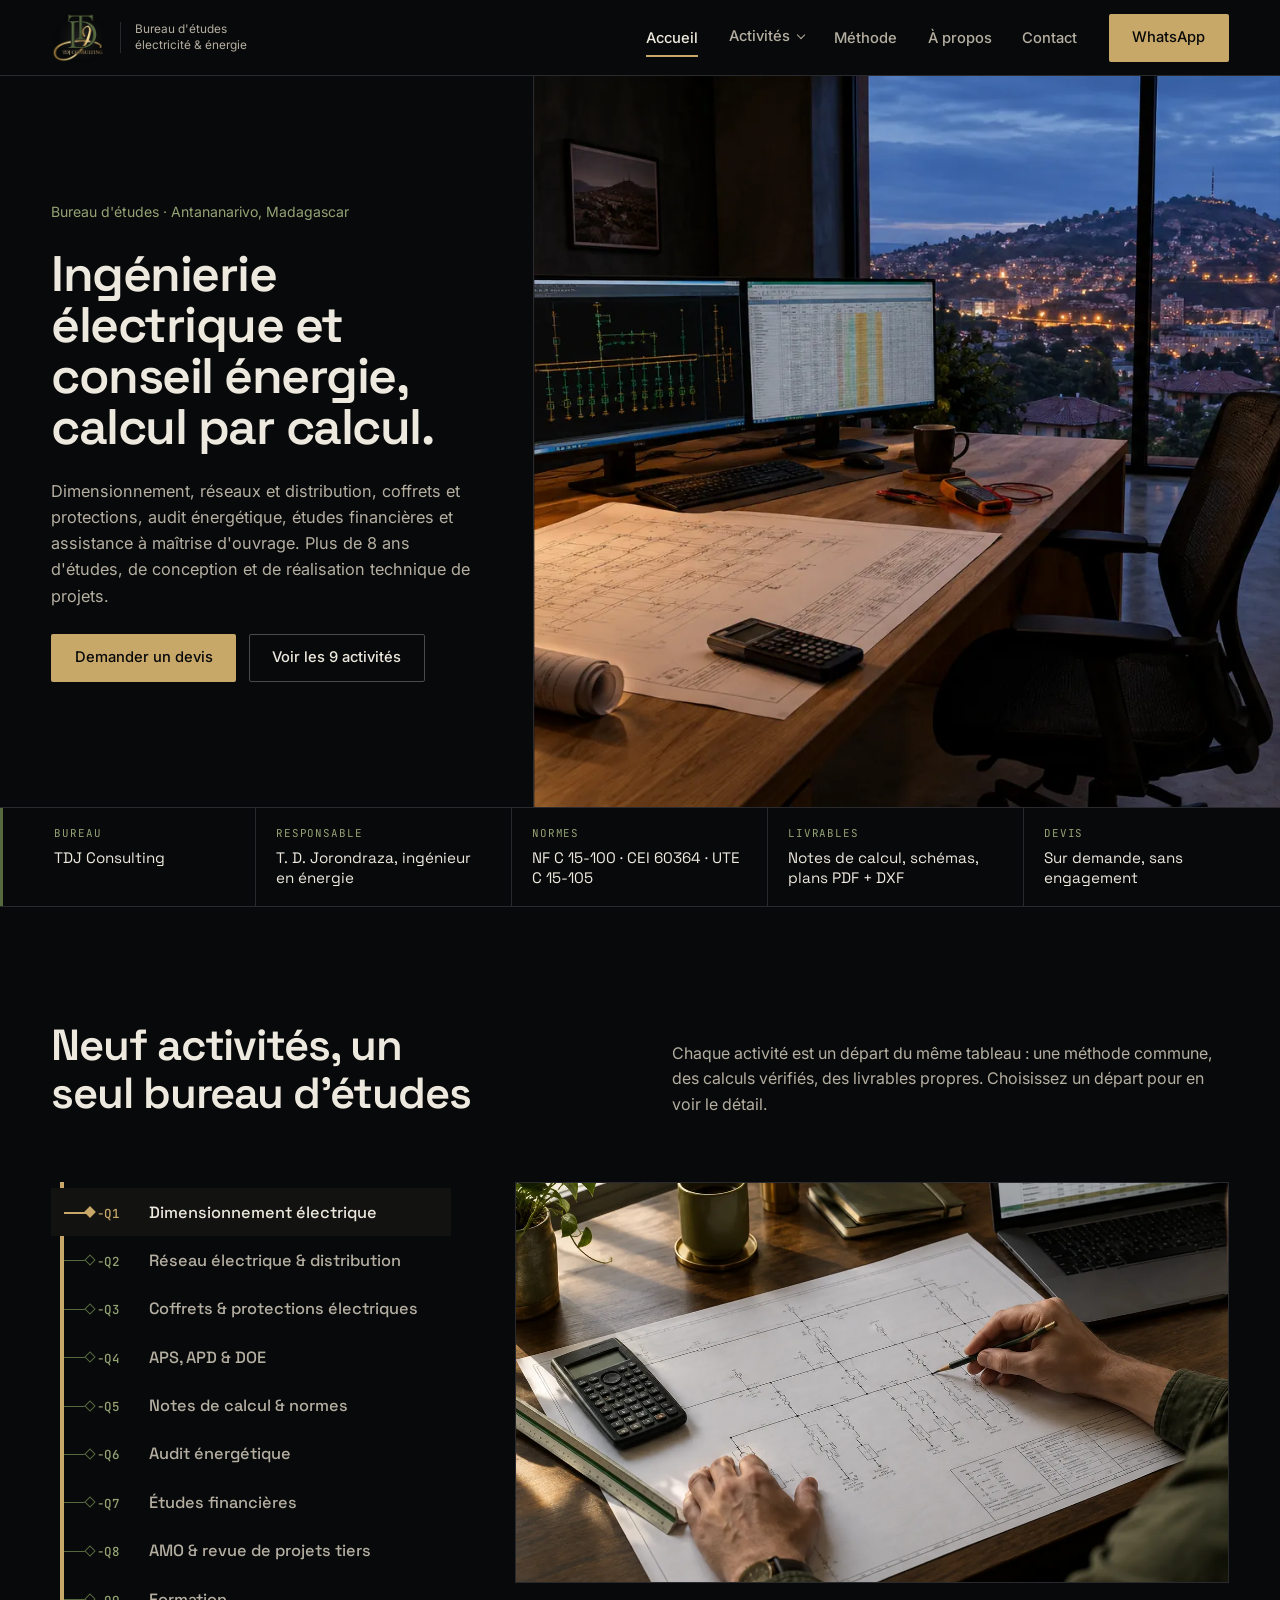
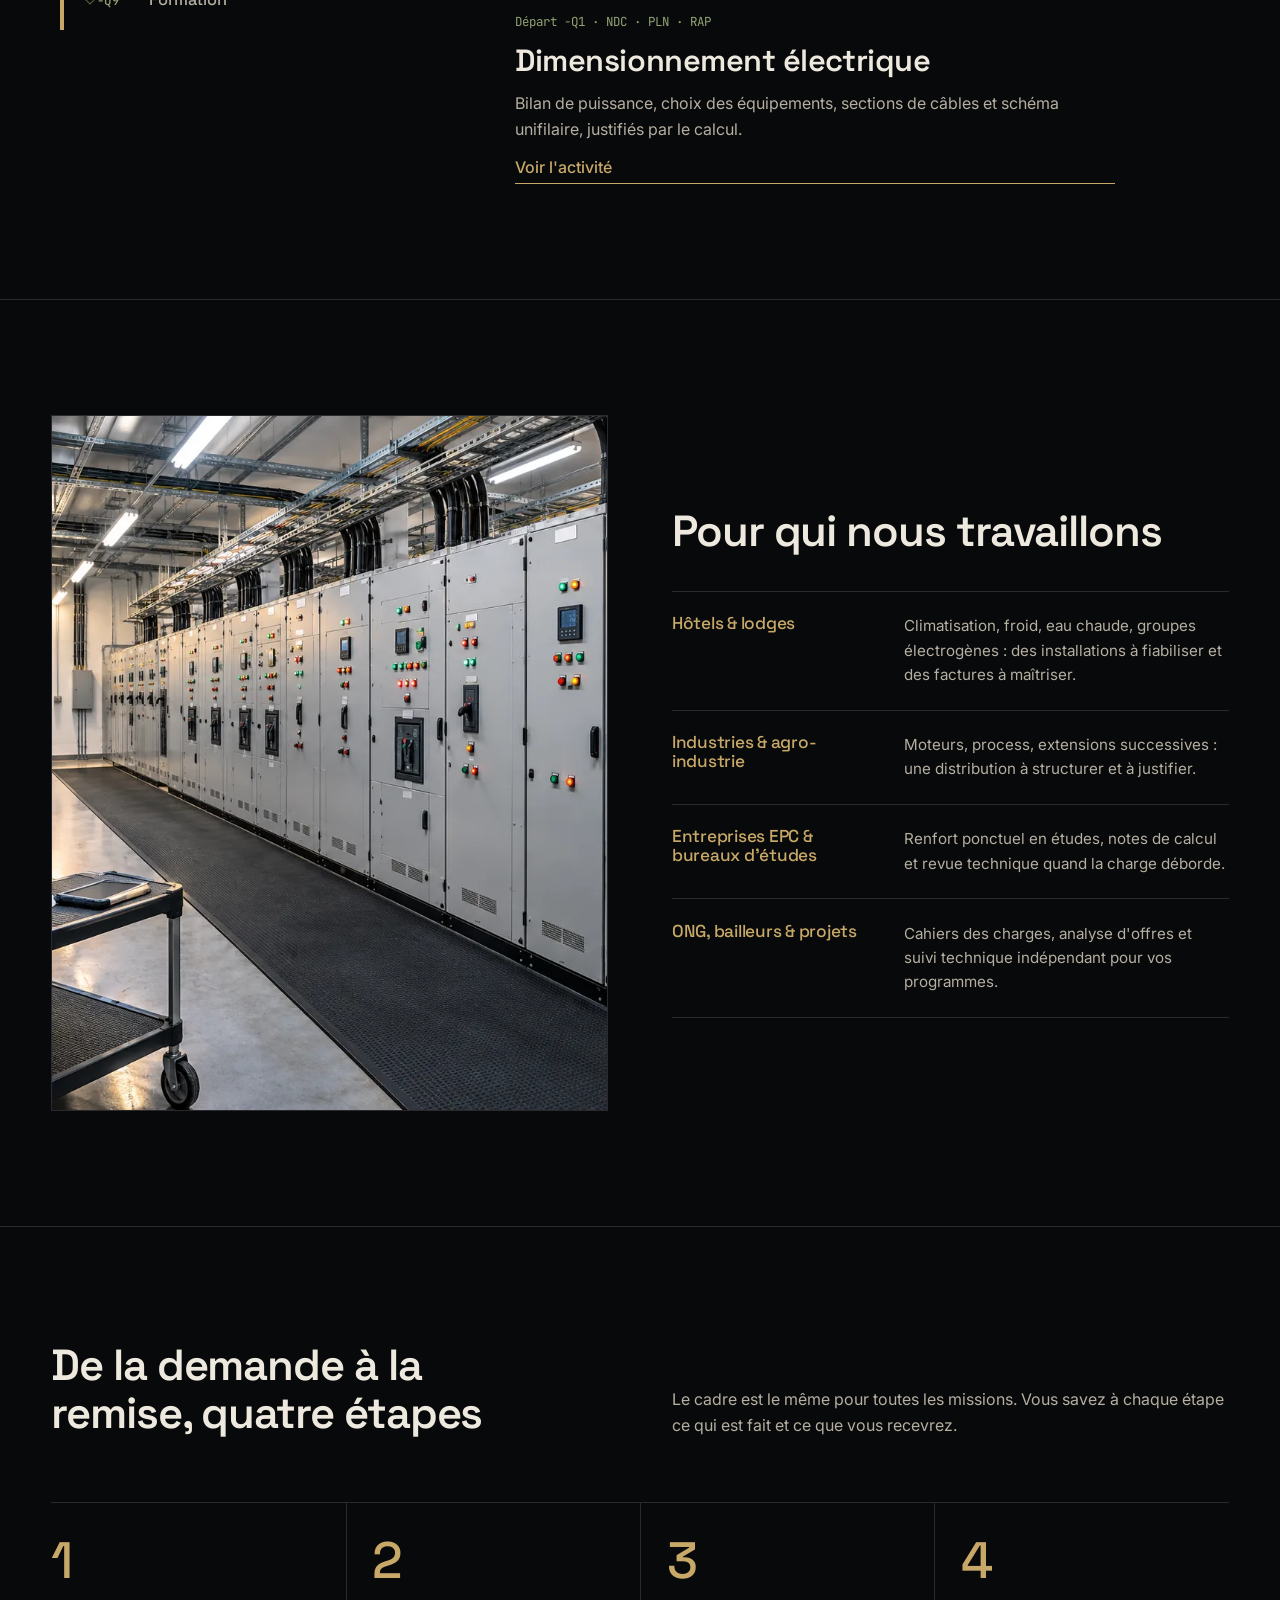
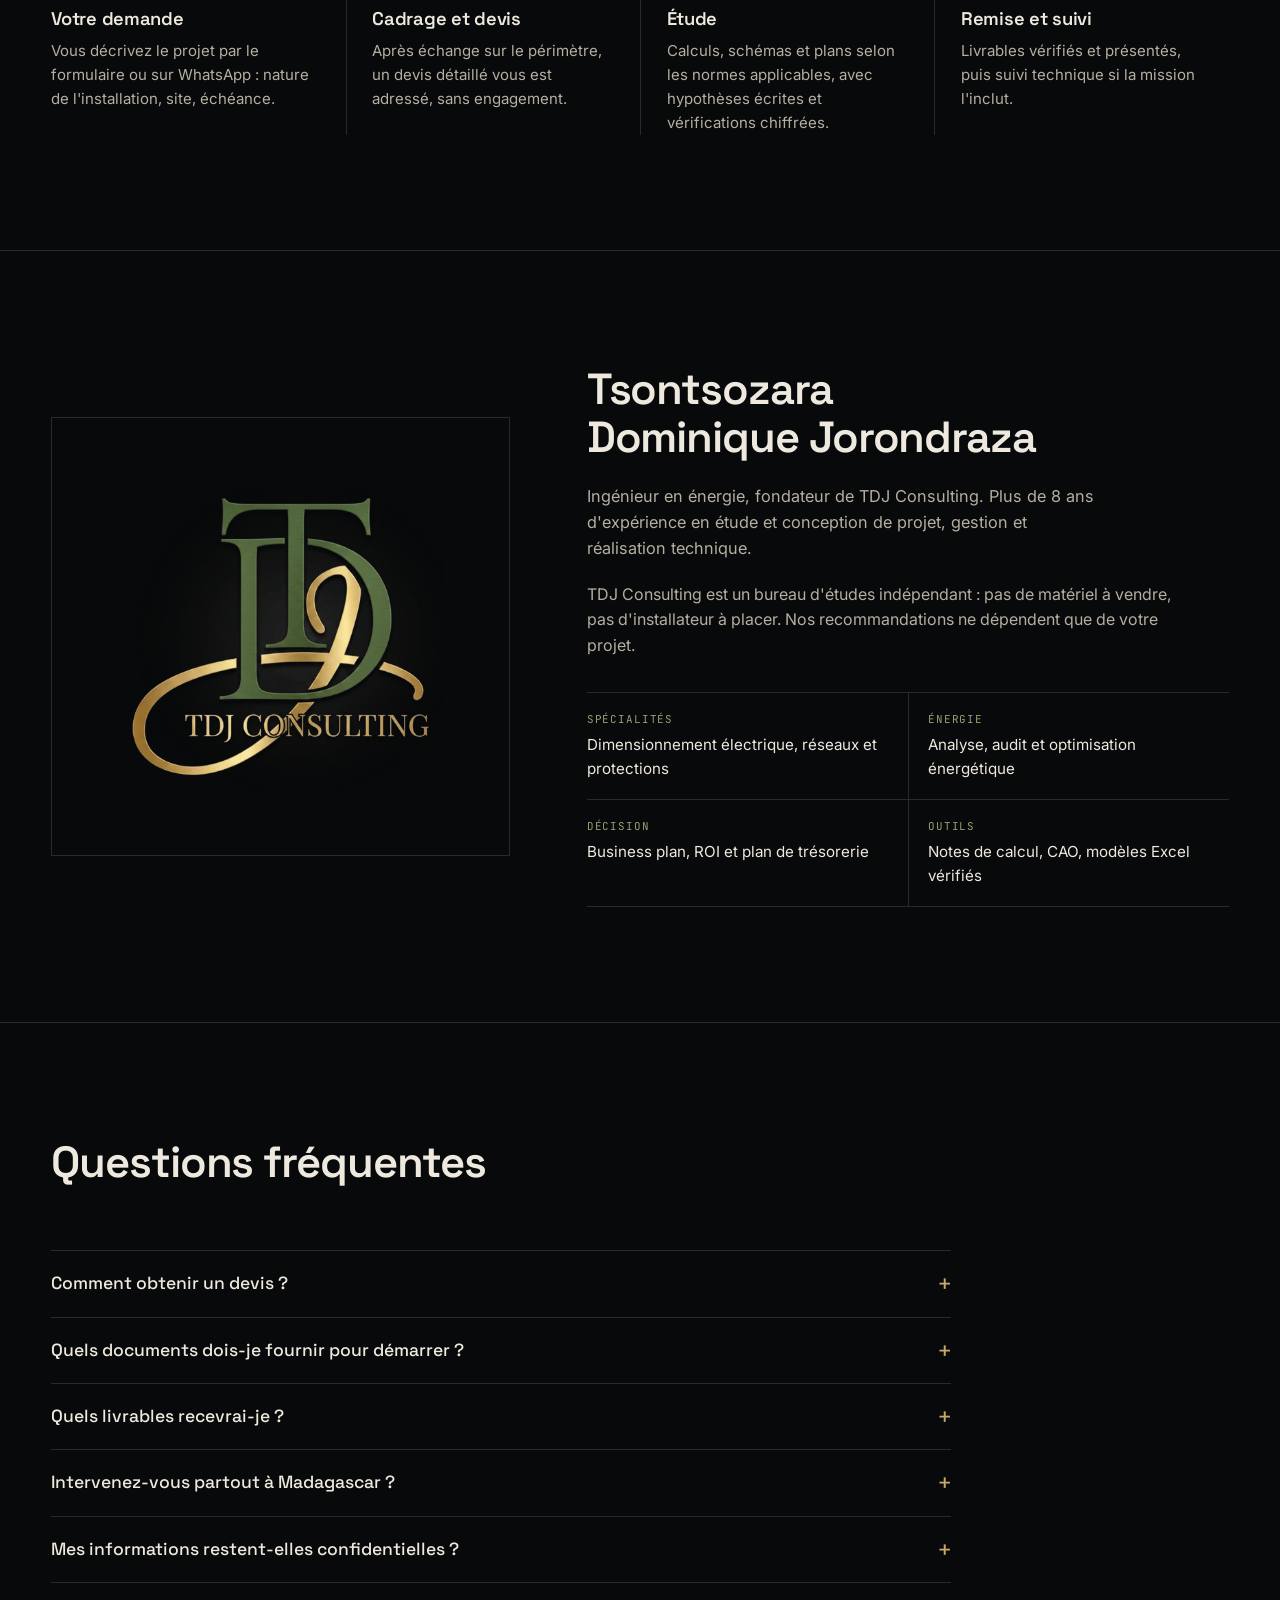
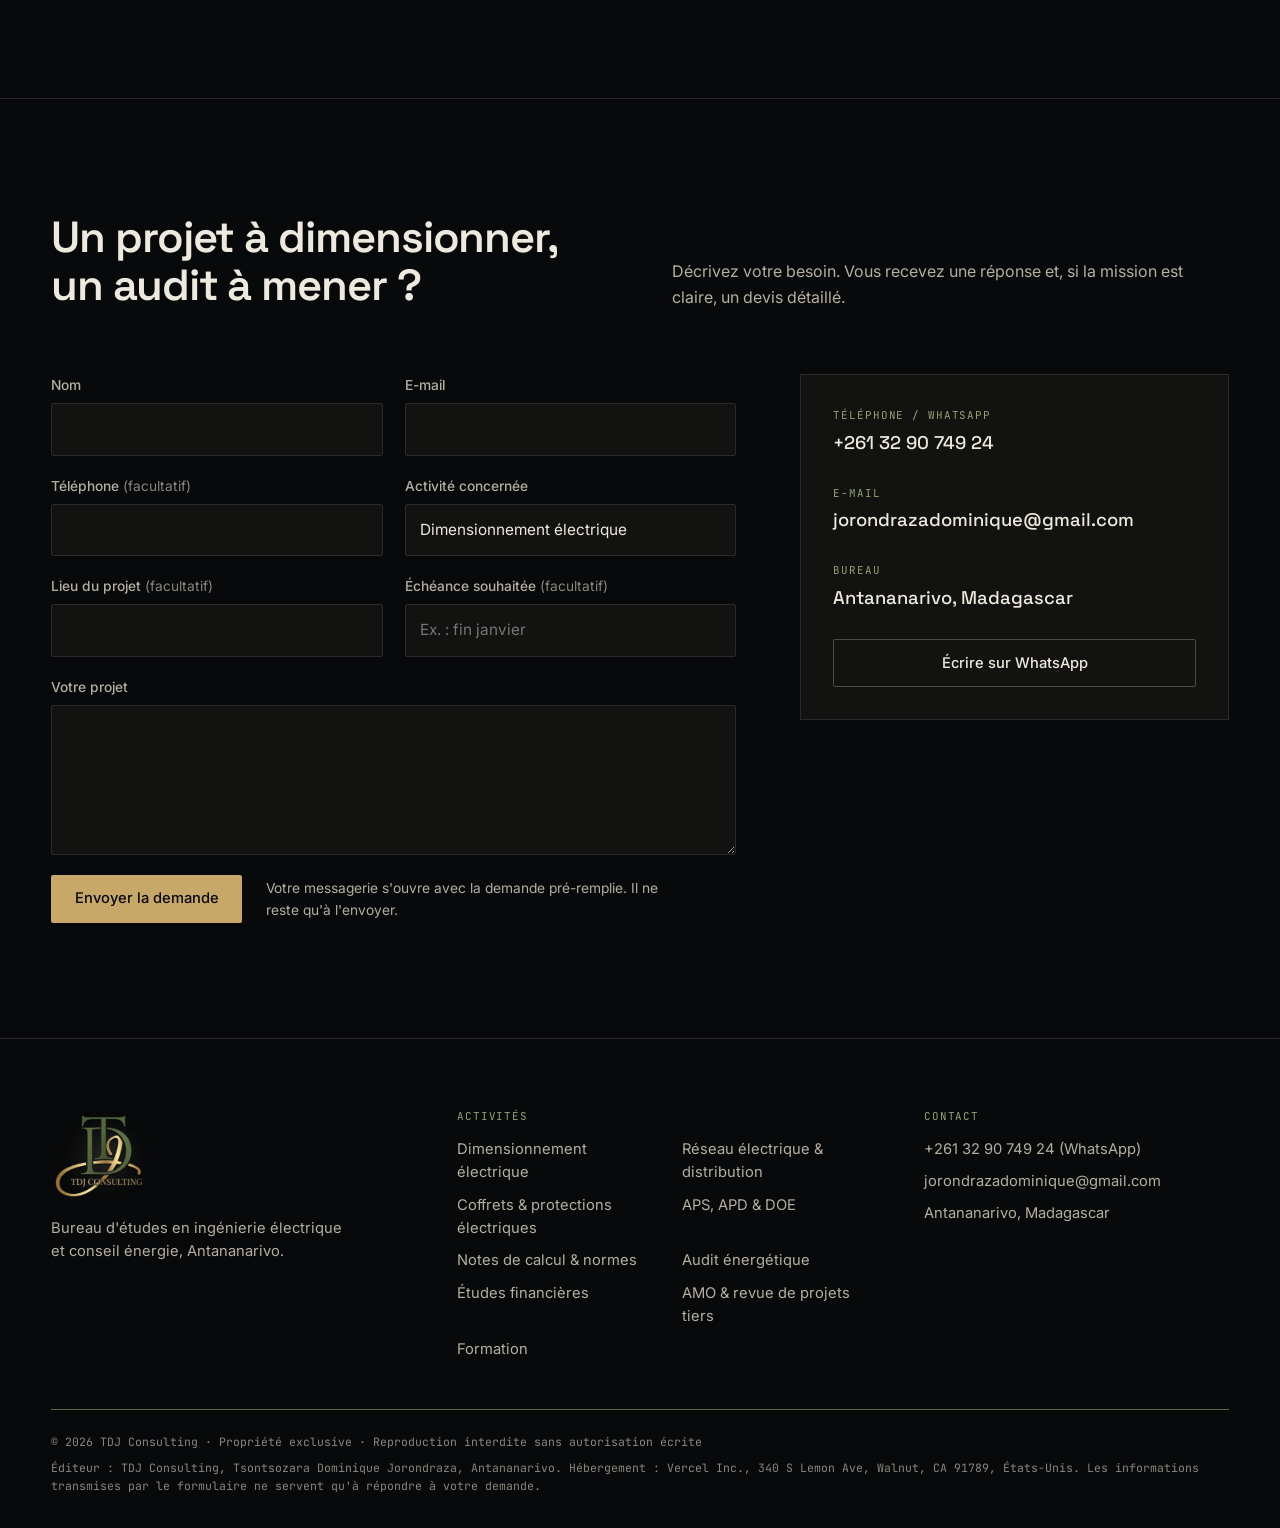
<file: index.html>
<!DOCTYPE html>
<html lang="fr">
<head>
<meta charset="UTF-8">
<meta name="viewport" content="width=device-width, initial-scale=1.0">
<title>TDJ Consulting · Bureau d&#x27;études en ingénierie électrique et énergie, Madagascar</title>
<meta name="description" content="Bureau d&#x27;études à Antananarivo : dimensionnement électrique, réseaux et distribution, coffrets et protections, APS/APD/DOE, notes de calcul, audit énergétique, études financières, AMO et formation.">
<meta property="og:title" content="TDJ Consulting · Bureau d&#x27;études en ingénierie électrique et énergie, Madagascar">
<meta property="og:description" content="Bureau d&#x27;études à Antananarivo : dimensionnement électrique, réseaux et distribution, coffrets et protections, APS/APD/DOE, notes de calcul, audit énergétique, études financières, AMO et formation.">
<meta property="og:type" content="website">
<meta property="og:site_name" content="TDJ Consulting">
<meta property="og:locale" content="fr_FR">
<meta property="og:url" content="https://tdj-consulting-site.vercel.app/">
<meta property="og:image" content="https://tdj-consulting-site.vercel.app/assets/img/hero.jpg">
<meta name="twitter:card" content="summary_large_image">
<meta name="twitter:title" content="TDJ Consulting · Bureau d&#x27;études en ingénierie électrique et énergie, Madagascar">
<meta name="twitter:description" content="Bureau d&#x27;études à Antananarivo : dimensionnement électrique, réseaux et distribution, coffrets et protections, APS/APD/DOE, notes de calcul, audit énergétique, études financières, AMO et formation.">
<meta name="twitter:image" content="https://tdj-consulting-site.vercel.app/assets/img/hero.jpg">
<meta name="robots" content="index, follow, max-image-preview:large">
<meta name="author" content="Tsontsozara Dominique Jorondraza">
<meta name="geo.region" content="MG">
<meta name="theme-color" content="#08090A">
<link rel="canonical" href="https://tdj-consulting-site.vercel.app/">
<script type="application/ld+json">{"@context": "https://schema.org", "@type": "ProfessionalService", "name": "TDJ Consulting", "description": "Bureau d'études en ingénierie électrique à Madagascar : dimensionnement électrique, réseaux et distribution, coffrets et protections, APS/APD/DOE, notes de calcul, audit énergétique, études financières, AMO et formation.", "url": "https://tdj-consulting-site.vercel.app/", "logo": "https://tdj-consulting-site.vercel.app/assets/logo.png", "image": "https://tdj-consulting-site.vercel.app/assets/img/hero.jpg", "email": "jorondrazadominique@gmail.com", "telephone": "+261329074924", "areaServed": {"@type": "Country", "name": "Madagascar"}, "address": {"@type": "PostalAddress", "addressLocality": "Antananarivo", "addressCountry": "MG"}, "founder": {"@type": "Person", "name": "Tsontsozara Dominique Jorondraza", "jobTitle": "Ingénieur en énergie"}, "hasOfferCatalog": {"@type": "OfferCatalog", "name": "Activités", "itemListElement": [{"@type": "Offer", "itemOffered": {"@type": "Service", "name": "Dimensionnement électrique", "url": "https://tdj-consulting-site.vercel.app/activites/dimensionnement-electrique"}}, {"@type": "Offer", "itemOffered": {"@type": "Service", "name": "Réseau électrique & distribution", "url": "https://tdj-consulting-site.vercel.app/activites/reseau-distribution"}}, {"@type": "Offer", "itemOffered": {"@type": "Service", "name": "Coffrets & protections électriques", "url": "https://tdj-consulting-site.vercel.app/activites/coffrets-protections"}}, {"@type": "Offer", "itemOffered": {"@type": "Service", "name": "APS, APD & DOE", "url": "https://tdj-consulting-site.vercel.app/activites/aps-apd-doe"}}, {"@type": "Offer", "itemOffered": {"@type": "Service", "name": "Notes de calcul & normes", "url": "https://tdj-consulting-site.vercel.app/activites/notes-de-calcul-normes"}}, {"@type": "Offer", "itemOffered": {"@type": "Service", "name": "Audit énergétique", "url": "https://tdj-consulting-site.vercel.app/activites/audit-energetique"}}, {"@type": "Offer", "itemOffered": {"@type": "Service", "name": "Études financières", "url": "https://tdj-consulting-site.vercel.app/activites/etudes-financieres"}}, {"@type": "Offer", "itemOffered": {"@type": "Service", "name": "AMO & revue de projets tiers", "url": "https://tdj-consulting-site.vercel.app/activites/amo-revue-projets"}}, {"@type": "Offer", "itemOffered": {"@type": "Service", "name": "Formation", "url": "https://tdj-consulting-site.vercel.app/activites/formation"}}]}}</script>
<script type="application/ld+json">{"@context": "https://schema.org", "@type": "FAQPage", "mainEntity": [{"@type": "Question", "name": "Comment obtenir un devis ?", "acceptedAnswer": {"@type": "Answer", "text": "Envoyez votre demande par le formulaire ou sur WhatsApp. Le devis est établi après un échange sur le périmètre de la mission, puis transmis par e-mail."}}, {"@type": "Question", "name": "Quels documents dois-je fournir pour démarrer ?", "acceptedAnswer": {"@type": "Answer", "text": "Selon la mission : plans existants, schéma actuel, puissances installées ou prévues, factures d'électricité, devis à analyser. Un premier échange permet de lister l'essentiel."}}, {"@type": "Question", "name": "Quels livrables recevrai-je ?", "acceptedAnswer": {"@type": "Answer", "text": "Notes de calcul justificatives, schémas unifilaires et multifilaires, plans d'aménagement de tableaux, nomenclatures et rapport de synthèse. Les plans sont remis en PDF et en DXF."}}, {"@type": "Question", "name": "Intervenez-vous partout à Madagascar ?", "acceptedAnswer": {"@type": "Answer", "text": "Les études se mènent depuis Antananarivo. Les déplacements sur site sont prévus au cas par cas, selon la mission."}}, {"@type": "Question", "name": "Mes informations restent-elles confidentielles ?", "acceptedAnswer": {"@type": "Answer", "text": "Oui. Les documents et données transmis ne servent qu'à la mission et ne sont communiqués à aucun tiers sans votre accord."}}]}</script>
<link rel="preload" as="image" href="/assets/img/hero.webp">
<link rel="preconnect" href="https://fonts.googleapis.com">
<link rel="preconnect" href="https://fonts.gstatic.com" crossorigin>
<link href="https://fonts.googleapis.com/css2?family=Space+Grotesk:wght@400;500;600;700&family=Inter:wght@400;500;600&family=JetBrains+Mono:wght@400;500&display=swap" rel="stylesheet">
<link rel="stylesheet" href="/styles.css">
<link rel="icon" type="image/png" href="/assets/favicon.png">
</head>
<body>
<a class="skip" href="#contenu">Aller au contenu</a>
<header class="site-header">
  <a href="/" class="brand" aria-label="TDJ Consulting, accueil">
    <img src="/assets/img/logo-240.webp" alt="TDJ Consulting" width="54" height="51" class="brand-logo">
    <span class="brand-line">Bureau d'études<br>électricité &amp; énergie</span>
  </a>
  <button class="nav-toggle" aria-expanded="false" aria-controls="main-nav">Menu</button>
  <nav class="main-nav" id="main-nav" aria-label="Navigation principale">
    <ul class="nav-list">
      <li><a href="/" aria-current="page">Accueil</a></li>
      <li class="has-menu">
        <button class="menu-btn" aria-expanded="false" aria-controls="menu-activites">Activités</button>
        <ul class="mega" id="menu-activites" hidden>
          <li><a href="/activites/dimensionnement-electrique"><span class="ref">-Q1</span>Dimensionnement électrique</a></li>
          <li><a href="/activites/reseau-distribution"><span class="ref">-Q2</span>Réseau électrique &amp; distribution</a></li>
          <li><a href="/activites/coffrets-protections"><span class="ref">-Q3</span>Coffrets &amp; protections électriques</a></li>
          <li><a href="/activites/aps-apd-doe"><span class="ref">-Q4</span>APS, APD &amp; DOE</a></li>
          <li><a href="/activites/notes-de-calcul-normes"><span class="ref">-Q5</span>Notes de calcul &amp; normes</a></li>
          <li><a href="/activites/audit-energetique"><span class="ref">-Q6</span>Audit énergétique</a></li>
          <li><a href="/activites/etudes-financieres"><span class="ref">-Q7</span>Études financières</a></li>
          <li><a href="/activites/amo-revue-projets"><span class="ref">-Q8</span>AMO &amp; revue de projets tiers</a></li>
          <li><a href="/activites/formation"><span class="ref">-Q9</span>Formation</a></li>
        </ul>
      </li>
      <li><a href="/#methode">Méthode</a></li>
      <li><a href="/#apropos">À propos</a></li>
      <li><a href="/#contact">Contact</a></li>
    </ul>
    <a class="btn btn-gold nav-cta" href="https://wa.me/261329074924" target="_blank" rel="noopener">WhatsApp</a>
  </nav>
</header>

<main id="contenu">

  <section class="hero" aria-labelledby="hero-title">
    <div class="hero-copy">
      <p class="kicker">Bureau d'études · Antananarivo, Madagascar</p>
      <h1 id="hero-title">Ingénierie électrique et conseil énergie, calcul par calcul.</h1>
      <p class="lede">Dimensionnement, réseaux et distribution, coffrets et protections, audit énergétique, études financières et assistance à maîtrise d'ouvrage. Plus de 8 ans d'études, de conception et de réalisation technique de projets.</p>
      <div class="actions">
        <a class="btn btn-gold" href="#contact">Demander un devis</a>
        <a class="btn btn-line" href="#activites">Voir les 9 activités</a>
      </div>
    </div>
    <figure class="hero-media">
      <picture>
        <source srcset="/assets/img/hero.webp" type="image/webp">
        <img src="/assets/img/hero.jpg" alt="Bureau d'études : schéma unifilaire et note de calcul à l'écran, plans sur le bureau, vue sur Antananarivo à la tombée de la nuit" width="1536" height="864" fetchpriority="high">
      </picture>
    </figure>
  </section>

  <div class="cartouche" role="group" aria-label="Fiche signalétique">
    <div class="cell"><span class="cell-k">Bureau</span><span class="cell-v">TDJ Consulting</span></div>
    <div class="cell"><span class="cell-k">Responsable</span><span class="cell-v">T. D. Jorondraza, ingénieur en énergie</span></div>
    <div class="cell"><span class="cell-k">Normes</span><span class="cell-v">NF C 15-100 · CEI 60364 · UTE C 15-105</span></div>
    <div class="cell"><span class="cell-k">Livrables</span><span class="cell-v">Notes de calcul, schémas, plans PDF + DXF</span></div>
    <div class="cell"><span class="cell-k">Devis</span><span class="cell-v">Sur demande, sans engagement</span></div>
  </div>

  <section id="activites" class="section bus" aria-labelledby="act-title">
    <div class="section-head">
      <h2 id="act-title">Neuf activités, un seul bureau d'études</h2>
      <p>Chaque activité est un départ du même tableau : une méthode commune, des calculs vérifiés, des livrables propres. Choisissez un départ pour en voir le détail.</p>
    </div>
    <div class="bus-wrap">
      <ul class="bus-list" role="tablist" aria-label="Activités" aria-orientation="vertical">
        <li role="presentation"><button role="tab" id="tab-dimensionnement-electrique" aria-controls="panel-dimensionnement-electrique" aria-selected="true" tabindex="0"><span class="ref">-Q1</span><span class="t">Dimensionnement électrique</span></button></li>
        <li role="presentation"><button role="tab" id="tab-reseau-distribution" aria-controls="panel-reseau-distribution" aria-selected="false" tabindex="-1"><span class="ref">-Q2</span><span class="t">Réseau électrique &amp; distribution</span></button></li>
        <li role="presentation"><button role="tab" id="tab-coffrets-protections" aria-controls="panel-coffrets-protections" aria-selected="false" tabindex="-1"><span class="ref">-Q3</span><span class="t">Coffrets &amp; protections électriques</span></button></li>
        <li role="presentation"><button role="tab" id="tab-aps-apd-doe" aria-controls="panel-aps-apd-doe" aria-selected="false" tabindex="-1"><span class="ref">-Q4</span><span class="t">APS, APD &amp; DOE</span></button></li>
        <li role="presentation"><button role="tab" id="tab-notes-de-calcul-normes" aria-controls="panel-notes-de-calcul-normes" aria-selected="false" tabindex="-1"><span class="ref">-Q5</span><span class="t">Notes de calcul &amp; normes</span></button></li>
        <li role="presentation"><button role="tab" id="tab-audit-energetique" aria-controls="panel-audit-energetique" aria-selected="false" tabindex="-1"><span class="ref">-Q6</span><span class="t">Audit énergétique</span></button></li>
        <li role="presentation"><button role="tab" id="tab-etudes-financieres" aria-controls="panel-etudes-financieres" aria-selected="false" tabindex="-1"><span class="ref">-Q7</span><span class="t">Études financières</span></button></li>
        <li role="presentation"><button role="tab" id="tab-amo-revue-projets" aria-controls="panel-amo-revue-projets" aria-selected="false" tabindex="-1"><span class="ref">-Q8</span><span class="t">AMO &amp; revue de projets tiers</span></button></li>
        <li role="presentation"><button role="tab" id="tab-formation" aria-controls="panel-formation" aria-selected="false" tabindex="-1"><span class="ref">-Q9</span><span class="t">Formation</span></button></li>
      </ul>
      <div class="bus-panels">
      <div class="bus-panel" role="tabpanel" id="panel-dimensionnement-electrique" aria-labelledby="tab-dimensionnement-electrique">
        <a class="bus-figure" href="/activites/dimensionnement-electrique" tabindex="-1" aria-hidden="true"><img src="/assets/img/dimensionnement.webp" alt="" width="1400" height="933" loading="eager"></a>
        <div class="bus-text">
          <p class="bus-ref">Départ -Q1 · NDC · PLN · RAP</p>
          <h3>Dimensionnement électrique</h3>
          <p>Bilan de puissance, choix des équipements, sections de câbles et schéma unifilaire, justifiés par le calcul.</p>
          <a class="link-arrow" href="/activites/dimensionnement-electrique">Voir l'activité</a>
        </div>
      </div>
      <div class="bus-panel" role="tabpanel" id="panel-reseau-distribution" aria-labelledby="tab-reseau-distribution" hidden>
        <a class="bus-figure" href="/activites/reseau-distribution" tabindex="-1" aria-hidden="true"><img src="/assets/img/reseau.webp" alt="" width="1400" height="933" loading="lazy"></a>
        <div class="bus-text">
          <p class="bus-ref">Départ -Q2 · NDC · PLN · RAP</p>
          <h3>Réseau électrique &amp; distribution</h3>
          <p>Architecture de distribution basse tension, poste de livraison, chutes de tension et continuité de service.</p>
          <a class="link-arrow" href="/activites/reseau-distribution">Voir l'activité</a>
        </div>
      </div>
      <div class="bus-panel" role="tabpanel" id="panel-coffrets-protections" aria-labelledby="tab-coffrets-protections" hidden>
        <a class="bus-figure" href="/activites/coffrets-protections" tabindex="-1" aria-hidden="true"><img src="/assets/img/coffrets.webp" alt="" width="1400" height="933" loading="lazy"></a>
        <div class="bus-text">
          <p class="bus-ref">Départ -Q3 · PLN · NDC</p>
          <h3>Coffrets &amp; protections électriques</h3>
          <p>Conception des tableaux, coordination des protections, schémas de câblage et nomenclatures.</p>
          <a class="link-arrow" href="/activites/coffrets-protections">Voir l'activité</a>
        </div>
      </div>
      <div class="bus-panel" role="tabpanel" id="panel-aps-apd-doe" aria-labelledby="tab-aps-apd-doe" hidden>
        <a class="bus-figure" href="/activites/aps-apd-doe" tabindex="-1" aria-hidden="true"><img src="/assets/img/aps-apd-doe.webp" alt="" width="1400" height="933" loading="lazy"></a>
        <div class="bus-text">
          <p class="bus-ref">Départ -Q4 · RAP · PLN · NDC</p>
          <h3>APS, APD &amp; DOE</h3>
          <p>Avant-projets sommaire et détaillé, puis dossier des ouvrages exécutés remis à la réception.</p>
          <a class="link-arrow" href="/activites/aps-apd-doe">Voir l'activité</a>
        </div>
      </div>
      <div class="bus-panel" role="tabpanel" id="panel-notes-de-calcul-normes" aria-labelledby="tab-notes-de-calcul-normes" hidden>
        <a class="bus-figure" href="/activites/notes-de-calcul-normes" tabindex="-1" aria-hidden="true"><img src="/assets/img/notes-calcul.webp" alt="" width="1400" height="933" loading="lazy"></a>
        <div class="bus-text">
          <p class="bus-ref">Départ -Q5 · NDC · RAP</p>
          <h3>Notes de calcul &amp; normes</h3>
          <p>Notes de calcul justificatives et suivi de conformité aux normes applicables.</p>
          <a class="link-arrow" href="/activites/notes-de-calcul-normes">Voir l'activité</a>
        </div>
      </div>
      <div class="bus-panel" role="tabpanel" id="panel-audit-energetique" aria-labelledby="tab-audit-energetique" hidden>
        <a class="bus-figure" href="/activites/audit-energetique" tabindex="-1" aria-hidden="true"><img src="/assets/img/audit.webp" alt="" width="1400" height="933" loading="lazy"></a>
        <div class="bus-text">
          <p class="bus-ref">Départ -Q6 · RAP · XLS</p>
          <h3>Audit énergétique</h3>
          <p>Analyse des consommations et des installations, gisements d&#x27;économie et recommandations chiffrées.</p>
          <a class="link-arrow" href="/activites/audit-energetique">Voir l'activité</a>
        </div>
      </div>
      <div class="bus-panel" role="tabpanel" id="panel-etudes-financieres" aria-labelledby="tab-etudes-financieres" hidden>
        <a class="bus-figure" href="/activites/etudes-financieres" tabindex="-1" aria-hidden="true"><img src="/assets/img/finance.webp" alt="" width="1400" height="933" loading="lazy"></a>
        <div class="bus-text">
          <p class="bus-ref">Départ -Q7 · XLS · RAP · PRS</p>
          <h3>Études financières</h3>
          <p>Business plan, retour sur investissement et plan de trésorerie pour décider avant d&#x27;investir.</p>
          <a class="link-arrow" href="/activites/etudes-financieres">Voir l'activité</a>
        </div>
      </div>
      <div class="bus-panel" role="tabpanel" id="panel-amo-revue-projets" aria-labelledby="tab-amo-revue-projets" hidden>
        <a class="bus-figure" href="/activites/amo-revue-projets" tabindex="-1" aria-hidden="true"><img src="/assets/img/amo.webp" alt="" width="1400" height="933" loading="lazy"></a>
        <div class="bus-text">
          <p class="bus-ref">Départ -Q8 · RAP · PV · CRR</p>
          <h3>AMO &amp; revue de projets tiers</h3>
          <p>Accompagnement du maître d&#x27;ouvrage et contre-analyse d&#x27;études ou de devis avant validation.</p>
          <a class="link-arrow" href="/activites/amo-revue-projets">Voir l'activité</a>
        </div>
      </div>
      <div class="bus-panel" role="tabpanel" id="panel-formation" aria-labelledby="tab-formation" hidden>
        <a class="bus-figure" href="/activites/formation" tabindex="-1" aria-hidden="true"><img src="/assets/img/formation.webp" alt="" width="1400" height="933" loading="lazy"></a>
        <div class="bus-text">
          <p class="bus-ref">Départ -Q9 · FOR · PRS</p>
          <h3>Formation</h3>
          <p>Sessions techniques sur l&#x27;électricité et l&#x27;optimisation énergétique, pour équipes terrain ou bureau d&#x27;études.</p>
          <a class="link-arrow" href="/activites/formation">Voir l'activité</a>
        </div>
      </div>
      </div>
    </div>
    <ul class="m-cards">
      <li><a class="m-card" href="/activites/dimensionnement-electrique"><img src="/assets/img/dimensionnement.webp" alt="" width="1400" height="933" loading="lazy"><span class="ref">-Q1</span><span class="m-title">Dimensionnement électrique</span><span class="m-short">Bilan de puissance, choix des équipements, sections de câbles et schéma unifilaire, justifiés par le calcul.</span></a></li>
      <li><a class="m-card" href="/activites/reseau-distribution"><img src="/assets/img/reseau.webp" alt="" width="1400" height="933" loading="lazy"><span class="ref">-Q2</span><span class="m-title">Réseau électrique &amp; distribution</span><span class="m-short">Architecture de distribution basse tension, poste de livraison, chutes de tension et continuité de service.</span></a></li>
      <li><a class="m-card" href="/activites/coffrets-protections"><img src="/assets/img/coffrets.webp" alt="" width="1400" height="933" loading="lazy"><span class="ref">-Q3</span><span class="m-title">Coffrets &amp; protections électriques</span><span class="m-short">Conception des tableaux, coordination des protections, schémas de câblage et nomenclatures.</span></a></li>
      <li><a class="m-card" href="/activites/aps-apd-doe"><img src="/assets/img/aps-apd-doe.webp" alt="" width="1400" height="933" loading="lazy"><span class="ref">-Q4</span><span class="m-title">APS, APD &amp; DOE</span><span class="m-short">Avant-projets sommaire et détaillé, puis dossier des ouvrages exécutés remis à la réception.</span></a></li>
      <li><a class="m-card" href="/activites/notes-de-calcul-normes"><img src="/assets/img/notes-calcul.webp" alt="" width="1400" height="933" loading="lazy"><span class="ref">-Q5</span><span class="m-title">Notes de calcul &amp; normes</span><span class="m-short">Notes de calcul justificatives et suivi de conformité aux normes applicables.</span></a></li>
      <li><a class="m-card" href="/activites/audit-energetique"><img src="/assets/img/audit.webp" alt="" width="1400" height="933" loading="lazy"><span class="ref">-Q6</span><span class="m-title">Audit énergétique</span><span class="m-short">Analyse des consommations et des installations, gisements d&#x27;économie et recommandations chiffrées.</span></a></li>
      <li><a class="m-card" href="/activites/etudes-financieres"><img src="/assets/img/finance.webp" alt="" width="1400" height="933" loading="lazy"><span class="ref">-Q7</span><span class="m-title">Études financières</span><span class="m-short">Business plan, retour sur investissement et plan de trésorerie pour décider avant d&#x27;investir.</span></a></li>
      <li><a class="m-card" href="/activites/amo-revue-projets"><img src="/assets/img/amo.webp" alt="" width="1400" height="933" loading="lazy"><span class="ref">-Q8</span><span class="m-title">AMO &amp; revue de projets tiers</span><span class="m-short">Accompagnement du maître d&#x27;ouvrage et contre-analyse d&#x27;études ou de devis avant validation.</span></a></li>
      <li><a class="m-card" href="/activites/formation"><img src="/assets/img/formation.webp" alt="" width="1400" height="933" loading="lazy"><span class="ref">-Q9</span><span class="m-title">Formation</span><span class="m-short">Sessions techniques sur l&#x27;électricité et l&#x27;optimisation énergétique, pour équipes terrain ou bureau d&#x27;études.</span></a></li>
    </ul>
  </section>

  <section class="section secteurs" aria-labelledby="sect-title">
    <figure class="secteurs-media">
      <img src="/assets/img/tgbt.webp" alt="Salle TGBT : rangée d'armoires basse tension, casque et tablette posés sur un chariot d'inspection" width="1400" height="933" loading="lazy">
    </figure>
    <div class="secteurs-copy">
      <h2 id="sect-title">Pour qui nous travaillons</h2>
      <ul class="seg-list">
      <li><h3>Hôtels &amp; lodges</h3><p>Climatisation, froid, eau chaude, groupes électrogènes : des installations à fiabiliser et des factures à maîtriser.</p></li>
      <li><h3>Industries &amp; agro-industrie</h3><p>Moteurs, process, extensions successives : une distribution à structurer et à justifier.</p></li>
      <li><h3>Entreprises EPC &amp; bureaux d&#x27;études</h3><p>Renfort ponctuel en études, notes de calcul et revue technique quand la charge déborde.</p></li>
      <li><h3>ONG, bailleurs &amp; projets</h3><p>Cahiers des charges, analyse d&#x27;offres et suivi technique indépendant pour vos programmes.</p></li>
      </ul>
    </div>
  </section>

  <section id="methode" class="section methode" aria-labelledby="meth-title">
    <div class="section-head">
      <h2 id="meth-title">De la demande à la remise, quatre étapes</h2>
      <p>Le cadre est le même pour toutes les missions. Vous savez à chaque étape ce qui est fait et ce que vous recevrez.</p>
    </div>
    <ol class="steps">
      <li><span class="step-n">1</span><h3>Votre demande</h3><p>Vous décrivez le projet par le formulaire ou sur WhatsApp : nature de l'installation, site, échéance.</p></li>
      <li><span class="step-n">2</span><h3>Cadrage et devis</h3><p>Après échange sur le périmètre, un devis détaillé vous est adressé, sans engagement.</p></li>
      <li><span class="step-n">3</span><h3>Étude</h3><p>Calculs, schémas et plans selon les normes applicables, avec hypothèses écrites et vérifications chiffrées.</p></li>
      <li><span class="step-n">4</span><h3>Remise et suivi</h3><p>Livrables vérifiés et présentés, puis suivi technique si la mission l'inclut.</p></li>
    </ol>
  </section>

  <section id="apropos" class="section apropos" aria-labelledby="about-title">
    <div class="apropos-mark">
      <img src="/assets/img/logo-480.webp" alt="" width="480" height="451" loading="lazy">
    </div>
    <div class="apropos-copy">
      <h2 id="about-title">Tsontsozara Dominique Jorondraza</h2>
      <p class="lede">Ingénieur en énergie, fondateur de TDJ Consulting. Plus de 8 ans d'expérience en étude et conception de projet, gestion et réalisation technique.</p>
      <p>TDJ Consulting est un bureau d'études indépendant : pas de matériel à vendre, pas d'installateur à placer. Nos recommandations ne dépendent que de votre projet.</p>
      <dl class="facts">
        <div><dt>Spécialités</dt><dd>Dimensionnement électrique, réseaux et protections</dd></div>
        <div><dt>Énergie</dt><dd>Analyse, audit et optimisation énergétique</dd></div>
        <div><dt>Décision</dt><dd>Business plan, ROI et plan de trésorerie</dd></div>
        <div><dt>Outils</dt><dd>Notes de calcul, CAO, modèles Excel vérifiés</dd></div>
      </dl>
    </div>
  </section>

  <section id="faq" class="section faq" aria-labelledby="faq-title">
    <div class="section-head">
      <h2 id="faq-title">Questions fréquentes</h2>
    </div>
    <div class="faq-list">
      <details><summary>Comment obtenir un devis ?</summary><p>Envoyez votre demande par le formulaire ou sur WhatsApp. Le devis est établi après un échange sur le périmètre de la mission, puis transmis par e-mail.</p></details>
      <details><summary>Quels documents dois-je fournir pour démarrer ?</summary><p>Selon la mission : plans existants, schéma actuel, puissances installées ou prévues, factures d&#x27;électricité, devis à analyser. Un premier échange permet de lister l&#x27;essentiel.</p></details>
      <details><summary>Quels livrables recevrai-je ?</summary><p>Notes de calcul justificatives, schémas unifilaires et multifilaires, plans d&#x27;aménagement de tableaux, nomenclatures et rapport de synthèse. Les plans sont remis en PDF et en DXF.</p></details>
      <details><summary>Intervenez-vous partout à Madagascar ?</summary><p>Les études se mènent depuis Antananarivo. Les déplacements sur site sont prévus au cas par cas, selon la mission.</p></details>
      <details><summary>Mes informations restent-elles confidentielles ?</summary><p>Oui. Les documents et données transmis ne servent qu&#x27;à la mission et ne sont communiqués à aucun tiers sans votre accord.</p></details>
    </div>
  </section>

  <section id="contact" class="section contact" aria-labelledby="contact-title">
    <div class="section-head">
      <h2 id="contact-title">Un projet à dimensionner, un audit à mener ?</h2>
      <p>Décrivez votre besoin. Vous recevez une réponse et, si la mission est claire, un devis détaillé.</p>
    </div>
    <div class="contact-layout">
      <form class="contact-form" id="contact-form" novalidate>
        <div class="form-row"><label for="f-name">Nom</label><input type="text" id="f-name" name="name" autocomplete="name" required></div>
        <div class="form-row"><label for="f-email">E-mail</label><input type="email" id="f-email" name="email" autocomplete="email" required></div>
        <div class="form-row"><label for="f-phone">Téléphone <span class="opt">(facultatif)</span></label><input type="tel" id="f-phone" name="phone" autocomplete="tel"></div>
        <div class="form-row"><label for="f-subject">Activité concernée</label>
          <select id="f-subject" name="subject">
            <option value="dimensionnement-electrique">Dimensionnement électrique</option>
            <option value="reseau-distribution">Réseau électrique &amp; distribution</option>
            <option value="coffrets-protections">Coffrets &amp; protections électriques</option>
            <option value="aps-apd-doe">APS, APD &amp; DOE</option>
            <option value="notes-de-calcul-normes">Notes de calcul &amp; normes</option>
            <option value="audit-energetique">Audit énergétique</option>
            <option value="etudes-financieres">Études financières</option>
            <option value="amo-revue-projets">AMO &amp; revue de projets tiers</option>
            <option value="formation">Formation</option>
            <option value="autre">Autre demande</option>
          </select>
        </div>
        <div class="form-row"><label for="f-lieu">Lieu du projet <span class="opt">(facultatif)</span></label><input type="text" id="f-lieu" name="lieu"></div>
        <div class="form-row"><label for="f-delai">Échéance souhaitée <span class="opt">(facultatif)</span></label><input type="text" id="f-delai" name="delai" placeholder="Ex. : fin janvier"></div>
        <div class="form-row full"><label for="f-message">Votre projet</label><textarea id="f-message" name="message" rows="5" required></textarea></div>
        <div class="form-foot full">
          <button type="submit" class="btn btn-gold">Envoyer la demande</button>
          <p class="form-note" id="form-note" role="status">Votre messagerie s'ouvre avec la demande pré-remplie. Il ne reste qu'à l'envoyer.</p>
        </div>
      </form>
      <aside class="contact-side" aria-label="Coordonnées">
        <div class="contact-block"><span class="cell-k">Téléphone / WhatsApp</span><a href="https://wa.me/261329074924" target="_blank" rel="noopener">+261 32 90 749 24</a></div>
        <div class="contact-block"><span class="cell-k">E-mail</span><a href="mailto:jorondrazadominique@gmail.com">jorondrazadominique@gmail.com</a></div>
        <div class="contact-block"><span class="cell-k">Bureau</span><span>Antananarivo, Madagascar</span></div>
        <a class="btn btn-line" href="https://wa.me/261329074924" target="_blank" rel="noopener">Écrire sur WhatsApp</a>
      </aside>
    </div>
  </section>

</main>
<footer class="site-footer">
  <div class="footer-grid">
    <div class="footer-brand">
      <img src="/assets/img/logo-240.webp" alt="TDJ Consulting" width="96" height="90" loading="lazy">
      <p>Bureau d'études en ingénierie électrique et conseil énergie, Antananarivo.</p>
    </div>
    <nav aria-label="Activités">
      <h2 class="footer-h">Activités</h2>
      <ul>
      <li><a href="/activites/dimensionnement-electrique">Dimensionnement électrique</a></li>
      <li><a href="/activites/reseau-distribution">Réseau électrique &amp; distribution</a></li>
      <li><a href="/activites/coffrets-protections">Coffrets &amp; protections électriques</a></li>
      <li><a href="/activites/aps-apd-doe">APS, APD &amp; DOE</a></li>
      <li><a href="/activites/notes-de-calcul-normes">Notes de calcul &amp; normes</a></li>
      <li><a href="/activites/audit-energetique">Audit énergétique</a></li>
      <li><a href="/activites/etudes-financieres">Études financières</a></li>
      <li><a href="/activites/amo-revue-projets">AMO &amp; revue de projets tiers</a></li>
      <li><a href="/activites/formation">Formation</a></li>
      </ul>
    </nav>
    <div>
      <h2 class="footer-h">Contact</h2>
      <ul>
        <li><a href="https://wa.me/261329074924" target="_blank" rel="noopener">+261 32 90 749 24 (WhatsApp)</a></li>
        <li><a href="mailto:jorondrazadominique@gmail.com">jorondrazadominique@gmail.com</a></li>
        <li>Antananarivo, Madagascar</li>
      </ul>
    </div>
  </div>
  <div class="footer-legal">
    <p>© <span class="year">2026</span> TDJ Consulting · Propriété exclusive · Reproduction interdite sans autorisation écrite</p>
    <p>Éditeur : TDJ Consulting, Tsontsozara Dominique Jorondraza, Antananarivo. Hébergement : Vercel Inc., 340 S Lemon Ave, Walnut, CA 91789, États-Unis. Les informations transmises par le formulaire ne servent qu'à répondre à votre demande.</p>
  </div>
</footer>
<script src="/script.js" defer></script>
</body>
</html>
</file>
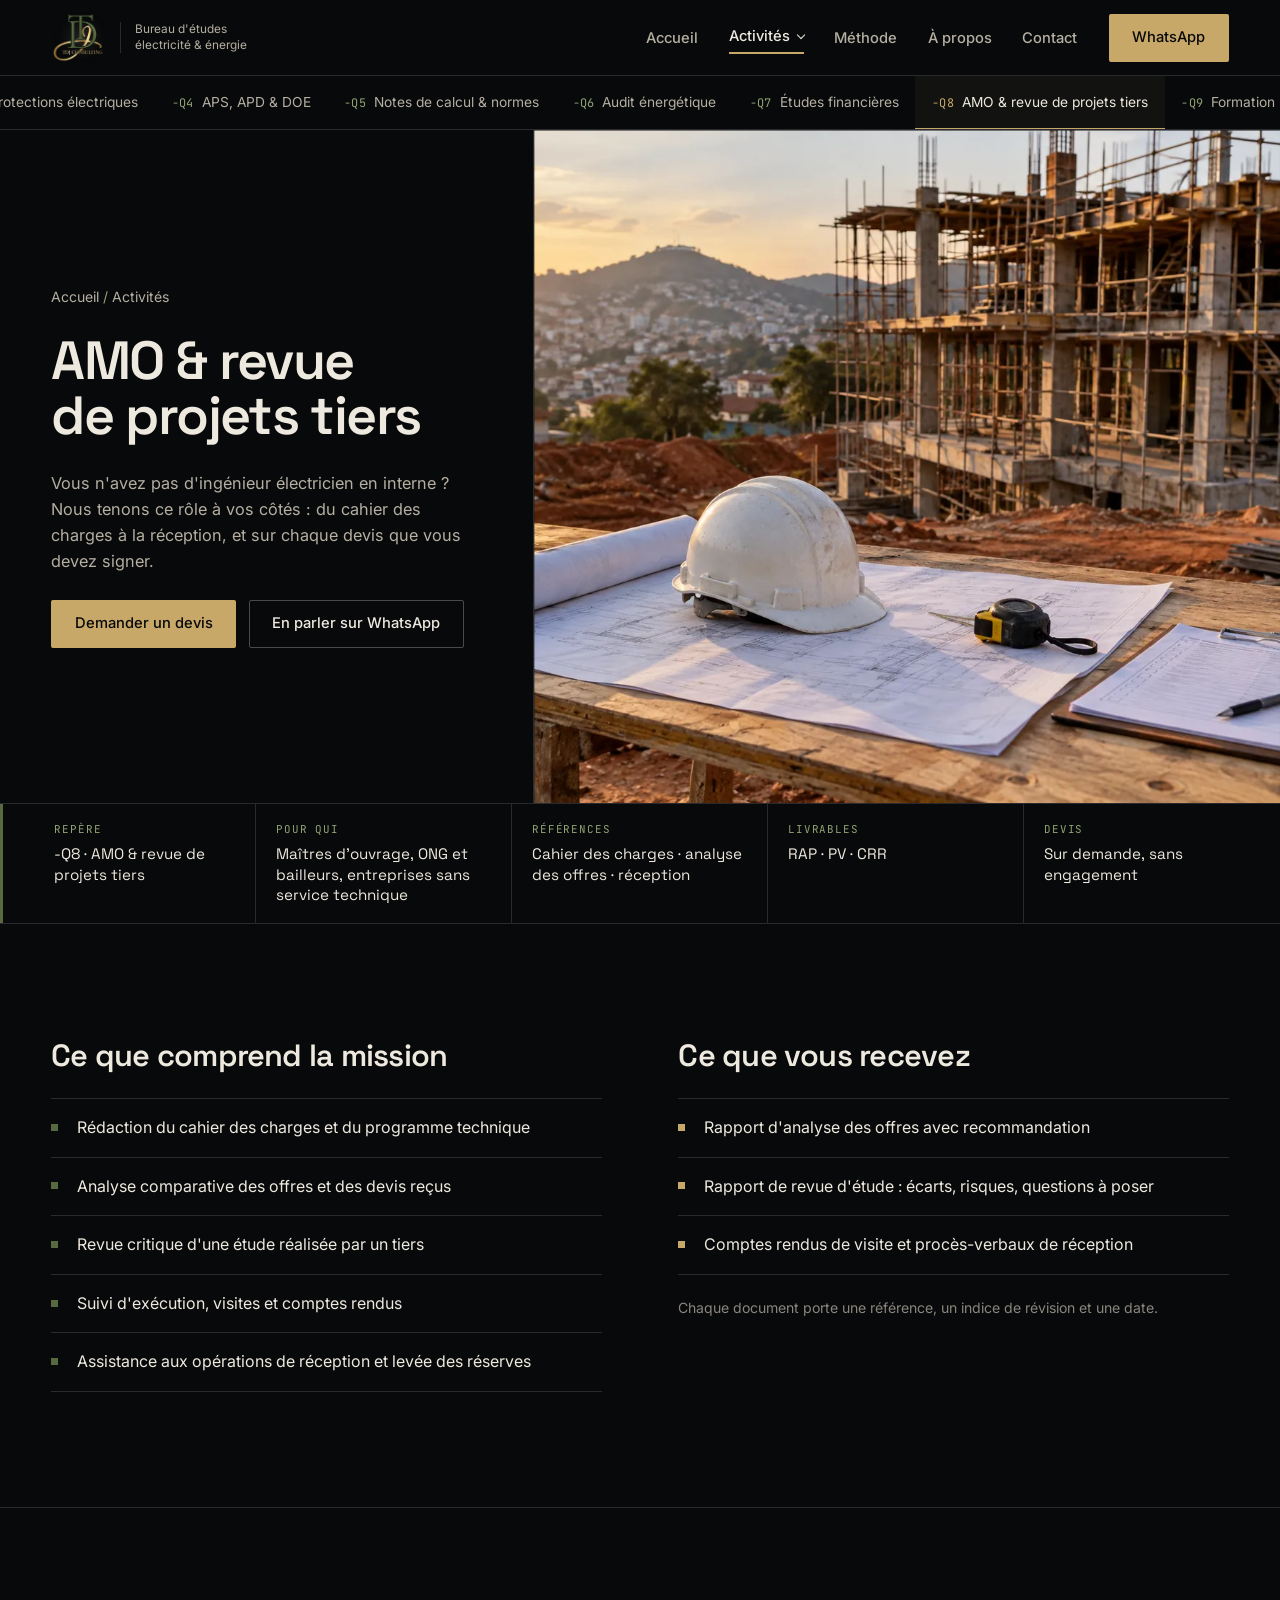
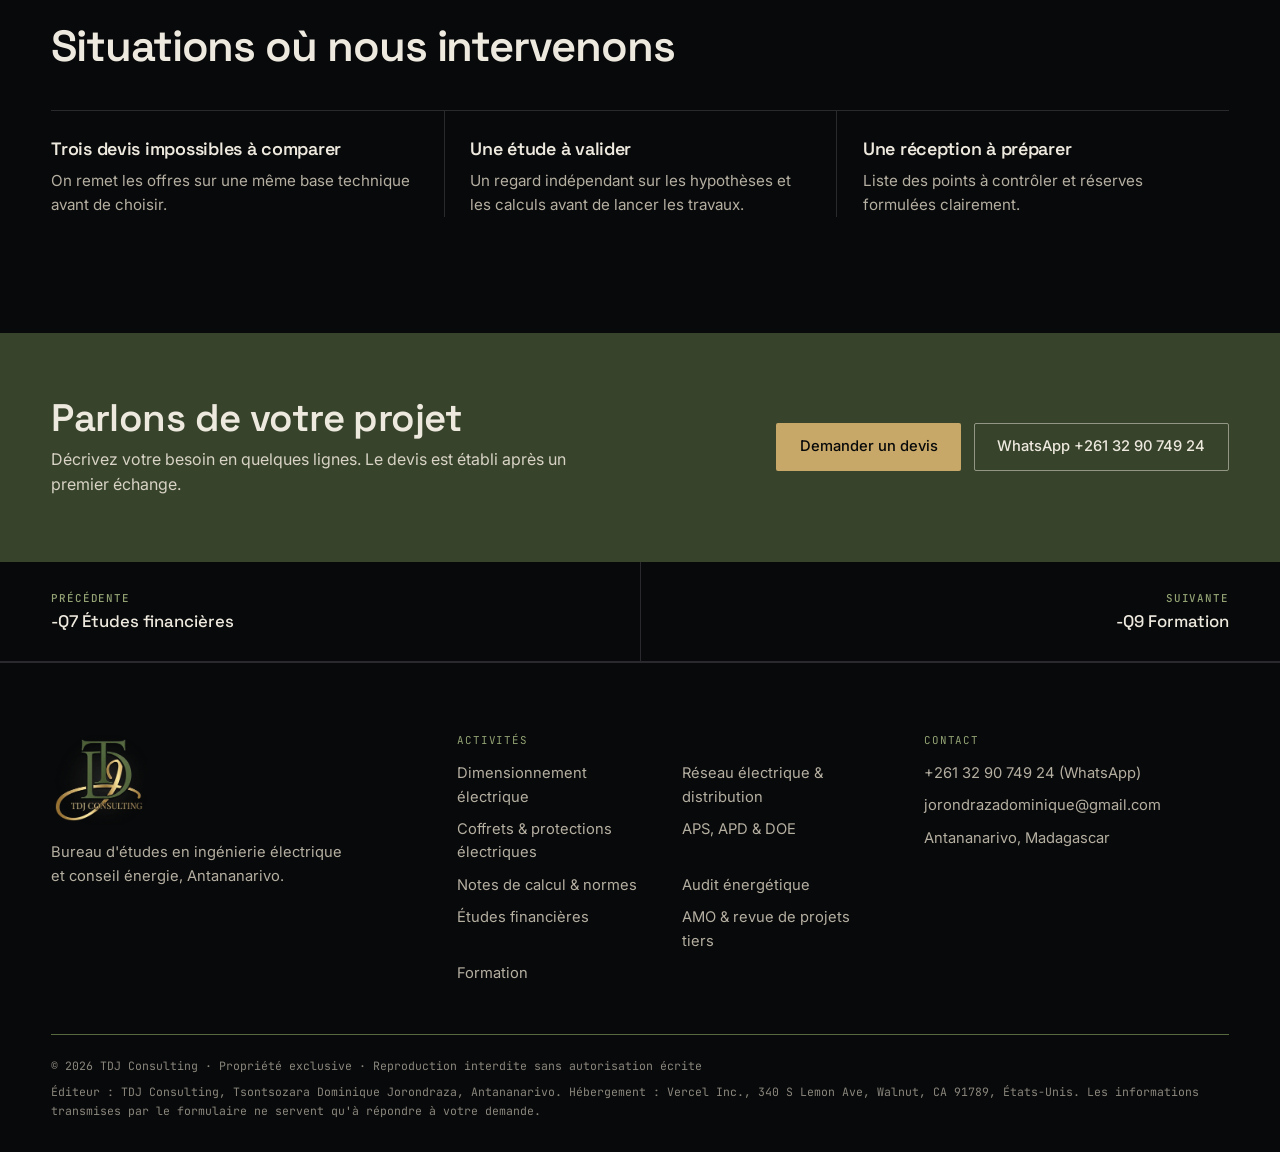
<file: activites/amo-revue-projets.html>
<!DOCTYPE html>
<html lang="fr">
<head>
<meta charset="UTF-8">
<meta name="viewport" content="width=device-width, initial-scale=1.0">
<title>AMO &amp; revue de projets tiers · TDJ Consulting, bureau d&#x27;études Madagascar</title>
<meta name="description" content="Accompagnement du maître d&#x27;ouvrage et contre-analyse d&#x27;études ou de devis avant validation.">
<meta property="og:title" content="AMO &amp; revue de projets tiers · TDJ Consulting, bureau d&#x27;études Madagascar">
<meta property="og:description" content="Accompagnement du maître d&#x27;ouvrage et contre-analyse d&#x27;études ou de devis avant validation.">
<meta property="og:type" content="website">
<meta property="og:site_name" content="TDJ Consulting">
<meta property="og:locale" content="fr_FR">
<meta property="og:url" content="https://tdj-consulting-site.vercel.app/activites/amo-revue-projets">
<meta property="og:image" content="https://tdj-consulting-site.vercel.app/assets/img/amo.webp">
<meta name="twitter:card" content="summary_large_image">
<meta name="twitter:title" content="AMO &amp; revue de projets tiers · TDJ Consulting, bureau d&#x27;études Madagascar">
<meta name="twitter:description" content="Accompagnement du maître d&#x27;ouvrage et contre-analyse d&#x27;études ou de devis avant validation.">
<meta name="twitter:image" content="https://tdj-consulting-site.vercel.app/assets/img/amo.webp">
<meta name="robots" content="index, follow, max-image-preview:large">
<meta name="author" content="Tsontsozara Dominique Jorondraza">
<meta name="geo.region" content="MG">
<meta name="theme-color" content="#08090A">
<link rel="canonical" href="https://tdj-consulting-site.vercel.app/activites/amo-revue-projets">
<script type="application/ld+json">{"@context": "https://schema.org", "@type": "Service", "name": "AMO & revue de projets tiers", "description": "Accompagnement du maître d'ouvrage et contre-analyse d'études ou de devis avant validation.", "provider": {"@type": "ProfessionalService", "name": "TDJ Consulting", "url": "https://tdj-consulting-site.vercel.app/"}, "areaServed": {"@type": "Country", "name": "Madagascar"}, "url": "https://tdj-consulting-site.vercel.app/activites/amo-revue-projets"}</script>
<script type="application/ld+json">{"@context": "https://schema.org", "@type": "BreadcrumbList", "itemListElement": [{"@type": "ListItem", "position": 1, "name": "Accueil", "item": "https://tdj-consulting-site.vercel.app/"}, {"@type": "ListItem", "position": 2, "name": "AMO & revue de projets tiers", "item": "https://tdj-consulting-site.vercel.app/activites/amo-revue-projets"}]}</script>
<link rel="preload" as="image" href="/assets/img/amo.webp">
<link rel="preconnect" href="https://fonts.googleapis.com">
<link rel="preconnect" href="https://fonts.gstatic.com" crossorigin>
<link href="https://fonts.googleapis.com/css2?family=Space+Grotesk:wght@400;500;600;700&family=Inter:wght@400;500;600&family=JetBrains+Mono:wght@400;500&display=swap" rel="stylesheet">
<link rel="stylesheet" href="/styles.css">
<link rel="icon" type="image/png" href="/assets/favicon.png">
</head>
<body>
<a class="skip" href="#contenu">Aller au contenu</a>
<header class="site-header">
  <a href="/" class="brand" aria-label="TDJ Consulting, accueil">
    <img src="/assets/img/logo-240.webp" alt="TDJ Consulting" width="54" height="51" class="brand-logo">
    <span class="brand-line">Bureau d'études<br>électricité &amp; énergie</span>
  </a>
  <button class="nav-toggle" aria-expanded="false" aria-controls="main-nav">Menu</button>
  <nav class="main-nav" id="main-nav" aria-label="Navigation principale">
    <ul class="nav-list">
      <li><a href="/">Accueil</a></li>
      <li class="has-menu">
        <button class="menu-btn" aria-expanded="false" aria-controls="menu-activites" aria-current="true">Activités</button>
        <ul class="mega" id="menu-activites" hidden>
          <li><a href="/activites/dimensionnement-electrique"><span class="ref">-Q1</span>Dimensionnement électrique</a></li>
          <li><a href="/activites/reseau-distribution"><span class="ref">-Q2</span>Réseau électrique &amp; distribution</a></li>
          <li><a href="/activites/coffrets-protections"><span class="ref">-Q3</span>Coffrets &amp; protections électriques</a></li>
          <li><a href="/activites/aps-apd-doe"><span class="ref">-Q4</span>APS, APD &amp; DOE</a></li>
          <li><a href="/activites/notes-de-calcul-normes"><span class="ref">-Q5</span>Notes de calcul &amp; normes</a></li>
          <li><a href="/activites/audit-energetique"><span class="ref">-Q6</span>Audit énergétique</a></li>
          <li><a href="/activites/etudes-financieres"><span class="ref">-Q7</span>Études financières</a></li>
          <li><a href="/activites/amo-revue-projets" aria-current="page"><span class="ref">-Q8</span>AMO &amp; revue de projets tiers</a></li>
          <li><a href="/activites/formation"><span class="ref">-Q9</span>Formation</a></li>
        </ul>
      </li>
      <li><a href="/#methode">Méthode</a></li>
      <li><a href="/#apropos">À propos</a></li>
      <li><a href="/#contact">Contact</a></li>
    </ul>
    <a class="btn btn-gold nav-cta" href="https://wa.me/261329074924" target="_blank" rel="noopener">WhatsApp</a>
  </nav>
</header>

<nav class="tab-strip" aria-label="Toutes les activités">
  <ul>
      <li><a href="/activites/dimensionnement-electrique"><span class="ref">-Q1</span>Dimensionnement électrique</a></li>
      <li><a href="/activites/reseau-distribution"><span class="ref">-Q2</span>Réseau électrique &amp; distribution</a></li>
      <li><a href="/activites/coffrets-protections"><span class="ref">-Q3</span>Coffrets &amp; protections électriques</a></li>
      <li><a href="/activites/aps-apd-doe"><span class="ref">-Q4</span>APS, APD &amp; DOE</a></li>
      <li><a href="/activites/notes-de-calcul-normes"><span class="ref">-Q5</span>Notes de calcul &amp; normes</a></li>
      <li><a href="/activites/audit-energetique"><span class="ref">-Q6</span>Audit énergétique</a></li>
      <li><a href="/activites/etudes-financieres"><span class="ref">-Q7</span>Études financières</a></li>
      <li><a href="/activites/amo-revue-projets" aria-current="page"><span class="ref">-Q8</span>AMO &amp; revue de projets tiers</a></li>
      <li><a href="/activites/formation"><span class="ref">-Q9</span>Formation</a></li>
  </ul>
</nav>
<main id="contenu">

  <section class="hero hero-act" aria-labelledby="act-h1">
    <div class="hero-copy">
      <p class="crumbs"><a href="/">Accueil</a> <span aria-hidden="true">/</span> <a href="/#activites">Activités</a></p>
      <h1 id="act-h1">AMO &amp; revue de projets tiers</h1>
      <p class="lede">Vous n&#x27;avez pas d&#x27;ingénieur électricien en interne ? Nous tenons ce rôle à vos côtés : du cahier des charges à la réception, et sur chaque devis que vous devez signer.</p>
      <div class="actions">
        <a class="btn btn-gold" href="/?sujet=amo-revue-projets#contact">Demander un devis</a>
        <a class="btn btn-line" href="https://wa.me/261329074924?text=Bonjour, je souhaite échanger sur une mission : AMO &amp; revue de projets tiers" target="_blank" rel="noopener">En parler sur WhatsApp</a>
      </div>
    </div>
    <figure class="hero-media">
      <img src="/assets/img/amo.webp" alt="Plans, casque et liste de contrôle sur une table de chantier, devant un bâtiment en construction" width="1400" height="933" fetchpriority="high">
    </figure>
  </section>

  <div class="cartouche" role="group" aria-label="Fiche signalétique">
    <div class="cell"><span class="cell-k">Repère</span><span class="cell-v">-Q8 · AMO &amp; revue de projets tiers</span></div>
    <div class="cell"><span class="cell-k">Pour qui</span><span class="cell-v">Maîtres d&#x27;ouvrage, ONG et bailleurs, entreprises sans service technique</span></div>
    <div class="cell"><span class="cell-k">Références</span><span class="cell-v">Cahier des charges · analyse des offres · réception</span></div>
    <div class="cell"><span class="cell-k">Livrables</span><span class="cell-v">RAP · PV · CRR</span></div>
    <div class="cell"><span class="cell-k">Devis</span><span class="cell-v">Sur demande, sans engagement</span></div>
  </div>

  <section class="section detail" aria-label="Contenu de la mission">
    <div class="detail-col">
      <h2>Ce que comprend la mission</h2>
      <ul class="sq-list">
        <li>Rédaction du cahier des charges et du programme technique</li>
        <li>Analyse comparative des offres et des devis reçus</li>
        <li>Revue critique d&#x27;une étude réalisée par un tiers</li>
        <li>Suivi d&#x27;exécution, visites et comptes rendus</li>
        <li>Assistance aux opérations de réception et levée des réserves</li>
      </ul>
    </div>
    <div class="detail-col deliv">
      <h2>Ce que vous recevez</h2>
      <ul class="sq-list">
        <li>Rapport d&#x27;analyse des offres avec recommandation</li>
        <li>Rapport de revue d&#x27;étude : écarts, risques, questions à poser</li>
        <li>Comptes rendus de visite et procès-verbaux de réception</li>
      </ul>
      <p class="note">Chaque document porte une référence, un indice de révision et une date.</p>
    </div>
  </section>

  <section class="section cases" aria-labelledby="cases-title">
    <h2 id="cases-title">Situations où nous intervenons</h2>
    <ul class="case-list">
      <li><h3>Trois devis impossibles à comparer</h3><p>On remet les offres sur une même base technique avant de choisir.</p></li>
      <li><h3>Une étude à valider</h3><p>Un regard indépendant sur les hypothèses et les calculs avant de lancer les travaux.</p></li>
      <li><h3>Une réception à préparer</h3><p>Liste des points à contrôler et réserves formulées clairement.</p></li>
    </ul>
  </section>

  <section class="cta-band" aria-labelledby="cta-title">
    <div>
      <h2 id="cta-title">Parlons de votre projet</h2>
      <p>Décrivez votre besoin en quelques lignes. Le devis est établi après un premier échange.</p>
    </div>
    <div class="actions">
      <a class="btn btn-gold" href="/?sujet=amo-revue-projets#contact">Demander un devis</a>
      <a class="btn btn-ivory-line" href="https://wa.me/261329074924" target="_blank" rel="noopener">WhatsApp +261 32 90 749 24</a>
    </div>
  </section>

  <nav class="pager" aria-label="Activité précédente et suivante">
    <a class="pager-prev" href="/activites/etudes-financieres"><span class="cell-k">Précédente</span><span>-Q7 Études financières</span></a>
    <a class="pager-next" href="/activites/formation"><span class="cell-k">Suivante</span><span>-Q9 Formation</span></a>
  </nav>

</main>
<footer class="site-footer">
  <div class="footer-grid">
    <div class="footer-brand">
      <img src="/assets/img/logo-240.webp" alt="TDJ Consulting" width="96" height="90" loading="lazy">
      <p>Bureau d'études en ingénierie électrique et conseil énergie, Antananarivo.</p>
    </div>
    <nav aria-label="Activités">
      <h2 class="footer-h">Activités</h2>
      <ul>
      <li><a href="/activites/dimensionnement-electrique">Dimensionnement électrique</a></li>
      <li><a href="/activites/reseau-distribution">Réseau électrique &amp; distribution</a></li>
      <li><a href="/activites/coffrets-protections">Coffrets &amp; protections électriques</a></li>
      <li><a href="/activites/aps-apd-doe">APS, APD &amp; DOE</a></li>
      <li><a href="/activites/notes-de-calcul-normes">Notes de calcul &amp; normes</a></li>
      <li><a href="/activites/audit-energetique">Audit énergétique</a></li>
      <li><a href="/activites/etudes-financieres">Études financières</a></li>
      <li><a href="/activites/amo-revue-projets">AMO &amp; revue de projets tiers</a></li>
      <li><a href="/activites/formation">Formation</a></li>
      </ul>
    </nav>
    <div>
      <h2 class="footer-h">Contact</h2>
      <ul>
        <li><a href="https://wa.me/261329074924" target="_blank" rel="noopener">+261 32 90 749 24 (WhatsApp)</a></li>
        <li><a href="mailto:jorondrazadominique@gmail.com">jorondrazadominique@gmail.com</a></li>
        <li>Antananarivo, Madagascar</li>
      </ul>
    </div>
  </div>
  <div class="footer-legal">
    <p>© <span class="year">2026</span> TDJ Consulting · Propriété exclusive · Reproduction interdite sans autorisation écrite</p>
    <p>Éditeur : TDJ Consulting, Tsontsozara Dominique Jorondraza, Antananarivo. Hébergement : Vercel Inc., 340 S Lemon Ave, Walnut, CA 91789, États-Unis. Les informations transmises par le formulaire ne servent qu'à répondre à votre demande.</p>
  </div>
</footer>
<script src="/script.js" defer></script>
</body>
</html>
</file>
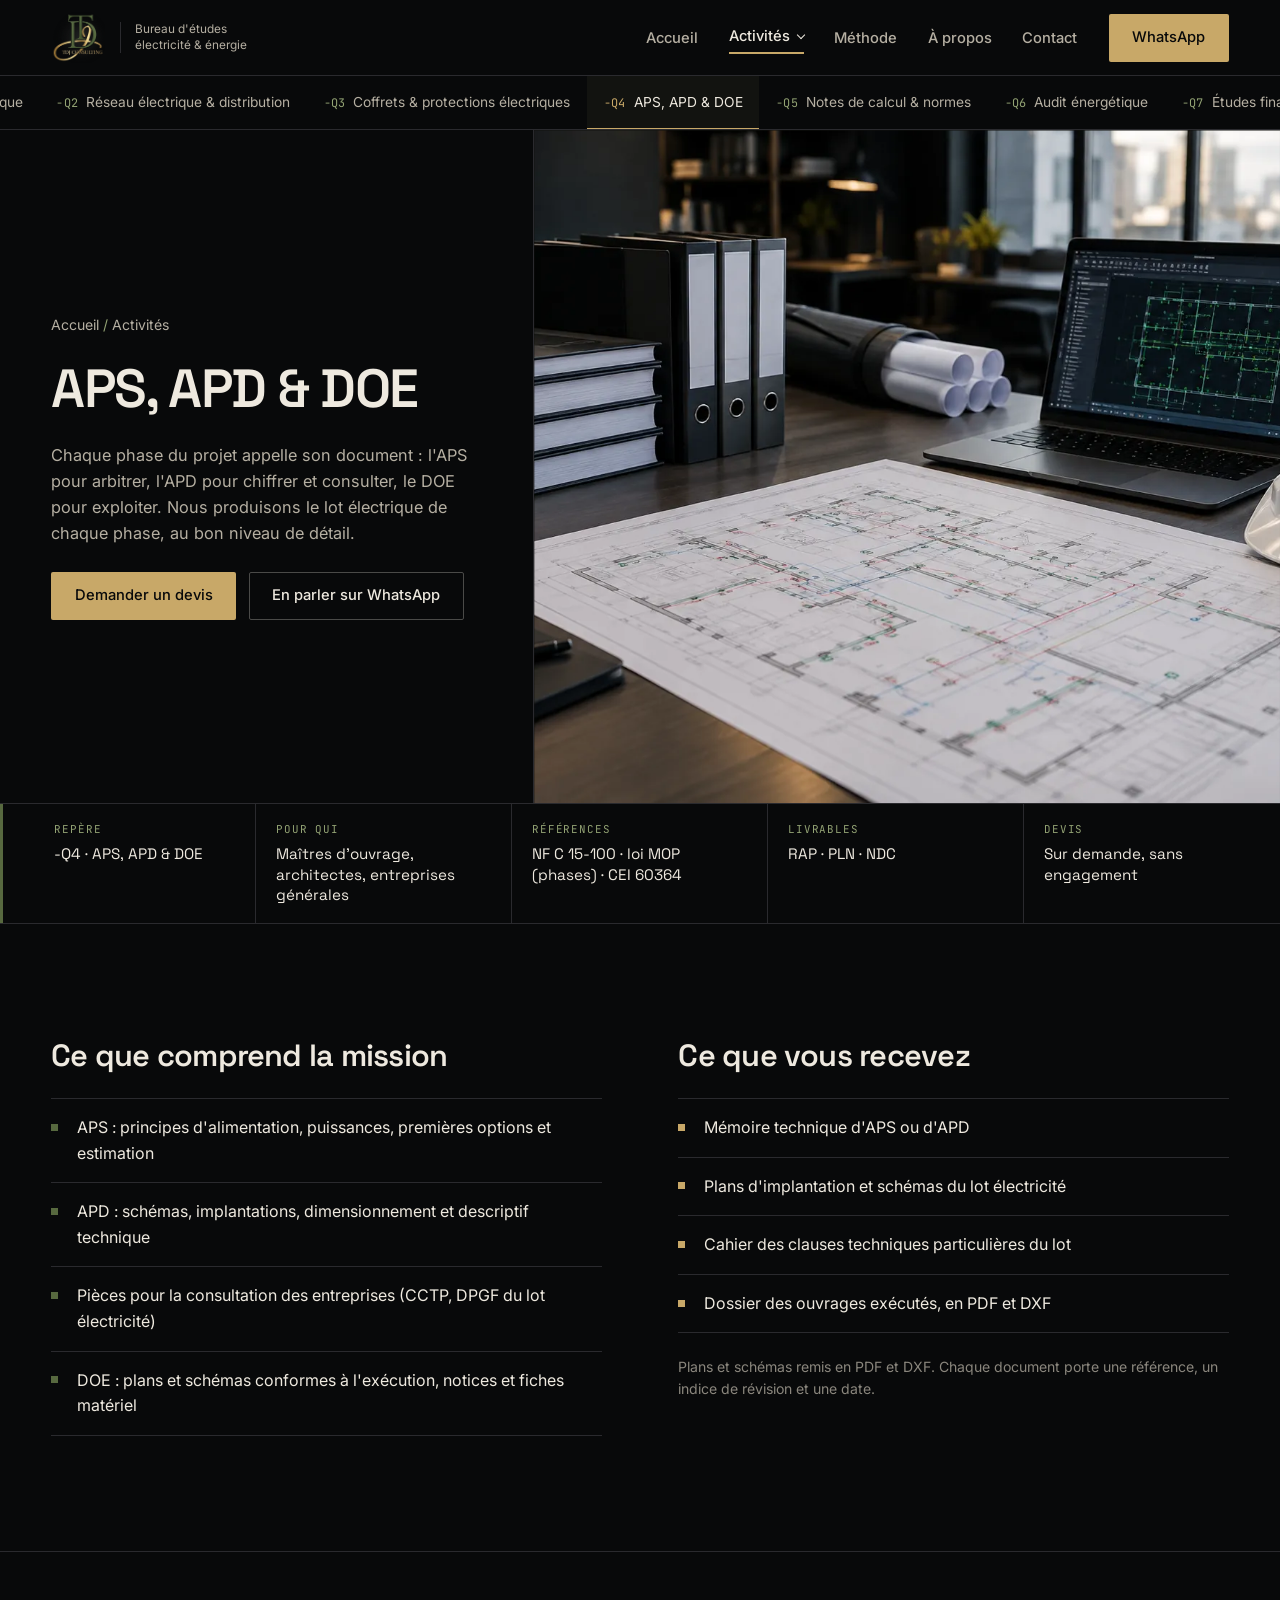
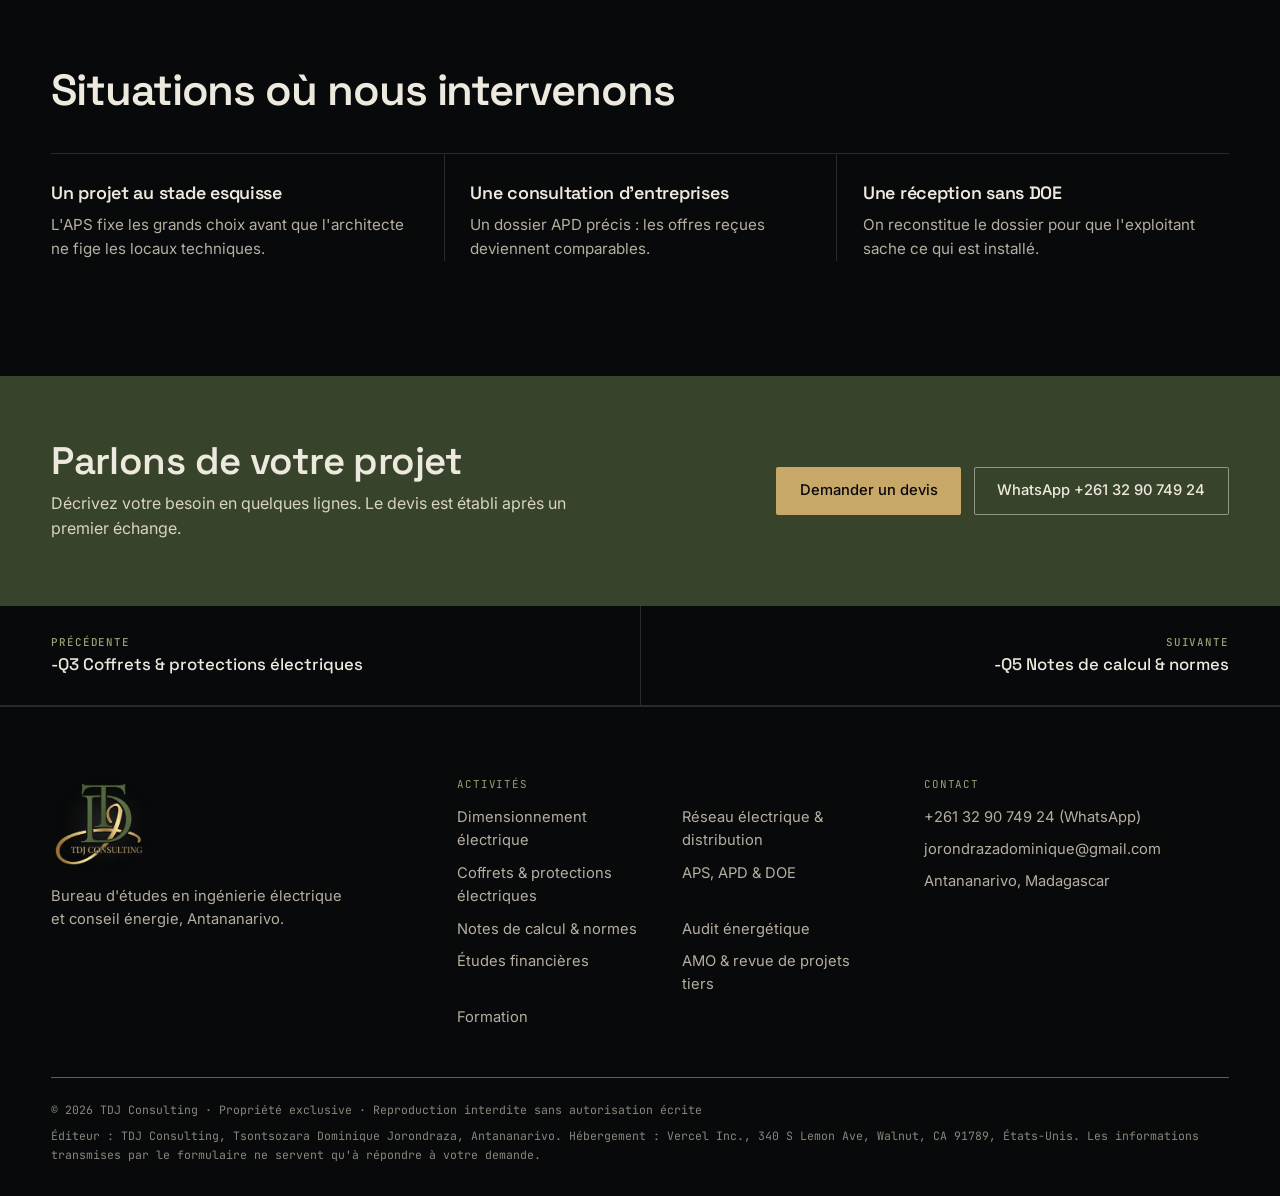
<file: activites/aps-apd-doe.html>
<!DOCTYPE html>
<html lang="fr">
<head>
<meta charset="UTF-8">
<meta name="viewport" content="width=device-width, initial-scale=1.0">
<title>APS, APD &amp; DOE · TDJ Consulting, bureau d&#x27;études Madagascar</title>
<meta name="description" content="Avant-projets sommaire et détaillé, puis dossier des ouvrages exécutés remis à la réception.">
<meta property="og:title" content="APS, APD &amp; DOE · TDJ Consulting, bureau d&#x27;études Madagascar">
<meta property="og:description" content="Avant-projets sommaire et détaillé, puis dossier des ouvrages exécutés remis à la réception.">
<meta property="og:type" content="website">
<meta property="og:site_name" content="TDJ Consulting">
<meta property="og:locale" content="fr_FR">
<meta property="og:url" content="https://tdj-consulting-site.vercel.app/activites/aps-apd-doe">
<meta property="og:image" content="https://tdj-consulting-site.vercel.app/assets/img/aps-apd-doe.webp">
<meta name="twitter:card" content="summary_large_image">
<meta name="twitter:title" content="APS, APD &amp; DOE · TDJ Consulting, bureau d&#x27;études Madagascar">
<meta name="twitter:description" content="Avant-projets sommaire et détaillé, puis dossier des ouvrages exécutés remis à la réception.">
<meta name="twitter:image" content="https://tdj-consulting-site.vercel.app/assets/img/aps-apd-doe.webp">
<meta name="robots" content="index, follow, max-image-preview:large">
<meta name="author" content="Tsontsozara Dominique Jorondraza">
<meta name="geo.region" content="MG">
<meta name="theme-color" content="#08090A">
<link rel="canonical" href="https://tdj-consulting-site.vercel.app/activites/aps-apd-doe">
<script type="application/ld+json">{"@context": "https://schema.org", "@type": "Service", "name": "APS, APD & DOE", "description": "Avant-projets sommaire et détaillé, puis dossier des ouvrages exécutés remis à la réception.", "provider": {"@type": "ProfessionalService", "name": "TDJ Consulting", "url": "https://tdj-consulting-site.vercel.app/"}, "areaServed": {"@type": "Country", "name": "Madagascar"}, "url": "https://tdj-consulting-site.vercel.app/activites/aps-apd-doe"}</script>
<script type="application/ld+json">{"@context": "https://schema.org", "@type": "BreadcrumbList", "itemListElement": [{"@type": "ListItem", "position": 1, "name": "Accueil", "item": "https://tdj-consulting-site.vercel.app/"}, {"@type": "ListItem", "position": 2, "name": "APS, APD & DOE", "item": "https://tdj-consulting-site.vercel.app/activites/aps-apd-doe"}]}</script>
<link rel="preload" as="image" href="/assets/img/aps-apd-doe.webp">
<link rel="preconnect" href="https://fonts.googleapis.com">
<link rel="preconnect" href="https://fonts.gstatic.com" crossorigin>
<link href="https://fonts.googleapis.com/css2?family=Space+Grotesk:wght@400;500;600;700&family=Inter:wght@400;500;600&family=JetBrains+Mono:wght@400;500&display=swap" rel="stylesheet">
<link rel="stylesheet" href="/styles.css">
<link rel="icon" type="image/png" href="/assets/favicon.png">
</head>
<body>
<a class="skip" href="#contenu">Aller au contenu</a>
<header class="site-header">
  <a href="/" class="brand" aria-label="TDJ Consulting, accueil">
    <img src="/assets/img/logo-240.webp" alt="TDJ Consulting" width="54" height="51" class="brand-logo">
    <span class="brand-line">Bureau d'études<br>électricité &amp; énergie</span>
  </a>
  <button class="nav-toggle" aria-expanded="false" aria-controls="main-nav">Menu</button>
  <nav class="main-nav" id="main-nav" aria-label="Navigation principale">
    <ul class="nav-list">
      <li><a href="/">Accueil</a></li>
      <li class="has-menu">
        <button class="menu-btn" aria-expanded="false" aria-controls="menu-activites" aria-current="true">Activités</button>
        <ul class="mega" id="menu-activites" hidden>
          <li><a href="/activites/dimensionnement-electrique"><span class="ref">-Q1</span>Dimensionnement électrique</a></li>
          <li><a href="/activites/reseau-distribution"><span class="ref">-Q2</span>Réseau électrique &amp; distribution</a></li>
          <li><a href="/activites/coffrets-protections"><span class="ref">-Q3</span>Coffrets &amp; protections électriques</a></li>
          <li><a href="/activites/aps-apd-doe" aria-current="page"><span class="ref">-Q4</span>APS, APD &amp; DOE</a></li>
          <li><a href="/activites/notes-de-calcul-normes"><span class="ref">-Q5</span>Notes de calcul &amp; normes</a></li>
          <li><a href="/activites/audit-energetique"><span class="ref">-Q6</span>Audit énergétique</a></li>
          <li><a href="/activites/etudes-financieres"><span class="ref">-Q7</span>Études financières</a></li>
          <li><a href="/activites/amo-revue-projets"><span class="ref">-Q8</span>AMO &amp; revue de projets tiers</a></li>
          <li><a href="/activites/formation"><span class="ref">-Q9</span>Formation</a></li>
        </ul>
      </li>
      <li><a href="/#methode">Méthode</a></li>
      <li><a href="/#apropos">À propos</a></li>
      <li><a href="/#contact">Contact</a></li>
    </ul>
    <a class="btn btn-gold nav-cta" href="https://wa.me/261329074924" target="_blank" rel="noopener">WhatsApp</a>
  </nav>
</header>

<nav class="tab-strip" aria-label="Toutes les activités">
  <ul>
      <li><a href="/activites/dimensionnement-electrique"><span class="ref">-Q1</span>Dimensionnement électrique</a></li>
      <li><a href="/activites/reseau-distribution"><span class="ref">-Q2</span>Réseau électrique &amp; distribution</a></li>
      <li><a href="/activites/coffrets-protections"><span class="ref">-Q3</span>Coffrets &amp; protections électriques</a></li>
      <li><a href="/activites/aps-apd-doe" aria-current="page"><span class="ref">-Q4</span>APS, APD &amp; DOE</a></li>
      <li><a href="/activites/notes-de-calcul-normes"><span class="ref">-Q5</span>Notes de calcul &amp; normes</a></li>
      <li><a href="/activites/audit-energetique"><span class="ref">-Q6</span>Audit énergétique</a></li>
      <li><a href="/activites/etudes-financieres"><span class="ref">-Q7</span>Études financières</a></li>
      <li><a href="/activites/amo-revue-projets"><span class="ref">-Q8</span>AMO &amp; revue de projets tiers</a></li>
      <li><a href="/activites/formation"><span class="ref">-Q9</span>Formation</a></li>
  </ul>
</nav>
<main id="contenu">

  <section class="hero hero-act" aria-labelledby="act-h1">
    <div class="hero-copy">
      <p class="crumbs"><a href="/">Accueil</a> <span aria-hidden="true">/</span> <a href="/#activites">Activités</a></p>
      <h1 id="act-h1">APS, APD &amp; DOE</h1>
      <p class="lede">Chaque phase du projet appelle son document : l&#x27;APS pour arbitrer, l&#x27;APD pour chiffrer et consulter, le DOE pour exploiter. Nous produisons le lot électrique de chaque phase, au bon niveau de détail.</p>
      <div class="actions">
        <a class="btn btn-gold" href="/?sujet=aps-apd-doe#contact">Demander un devis</a>
        <a class="btn btn-line" href="https://wa.me/261329074924?text=Bonjour, je souhaite échanger sur une mission : APS, APD &amp; DOE" target="_blank" rel="noopener">En parler sur WhatsApp</a>
      </div>
    </div>
    <figure class="hero-media">
      <img src="/assets/img/aps-apd-doe.webp" alt="Plans d&#x27;étage imprimés, classeurs de projet et ordinateur affichant un plan, casque de chantier posé" width="1400" height="933" fetchpriority="high">
    </figure>
  </section>

  <div class="cartouche" role="group" aria-label="Fiche signalétique">
    <div class="cell"><span class="cell-k">Repère</span><span class="cell-v">-Q4 · APS, APD &amp; DOE</span></div>
    <div class="cell"><span class="cell-k">Pour qui</span><span class="cell-v">Maîtres d&#x27;ouvrage, architectes, entreprises générales</span></div>
    <div class="cell"><span class="cell-k">Références</span><span class="cell-v">NF C 15-100 · loi MOP (phases) · CEI 60364</span></div>
    <div class="cell"><span class="cell-k">Livrables</span><span class="cell-v">RAP · PLN · NDC</span></div>
    <div class="cell"><span class="cell-k">Devis</span><span class="cell-v">Sur demande, sans engagement</span></div>
  </div>

  <section class="section detail" aria-label="Contenu de la mission">
    <div class="detail-col">
      <h2>Ce que comprend la mission</h2>
      <ul class="sq-list">
        <li>APS : principes d&#x27;alimentation, puissances, premières options et estimation</li>
        <li>APD : schémas, implantations, dimensionnement et descriptif technique</li>
        <li>Pièces pour la consultation des entreprises (CCTP, DPGF du lot électricité)</li>
        <li>DOE : plans et schémas conformes à l&#x27;exécution, notices et fiches matériel</li>
      </ul>
    </div>
    <div class="detail-col deliv">
      <h2>Ce que vous recevez</h2>
      <ul class="sq-list">
        <li>Mémoire technique d&#x27;APS ou d&#x27;APD</li>
        <li>Plans d&#x27;implantation et schémas du lot électricité</li>
        <li>Cahier des clauses techniques particulières du lot</li>
        <li>Dossier des ouvrages exécutés, en PDF et DXF</li>
      </ul>
      <p class="note">Plans et schémas remis en PDF et DXF. Chaque document porte une référence, un indice de révision et une date.</p>
    </div>
  </section>

  <section class="section cases" aria-labelledby="cases-title">
    <h2 id="cases-title">Situations où nous intervenons</h2>
    <ul class="case-list">
      <li><h3>Un projet au stade esquisse</h3><p>L&#x27;APS fixe les grands choix avant que l&#x27;architecte ne fige les locaux techniques.</p></li>
      <li><h3>Une consultation d&#x27;entreprises</h3><p>Un dossier APD précis : les offres reçues deviennent comparables.</p></li>
      <li><h3>Une réception sans DOE</h3><p>On reconstitue le dossier pour que l&#x27;exploitant sache ce qui est installé.</p></li>
    </ul>
  </section>

  <section class="cta-band" aria-labelledby="cta-title">
    <div>
      <h2 id="cta-title">Parlons de votre projet</h2>
      <p>Décrivez votre besoin en quelques lignes. Le devis est établi après un premier échange.</p>
    </div>
    <div class="actions">
      <a class="btn btn-gold" href="/?sujet=aps-apd-doe#contact">Demander un devis</a>
      <a class="btn btn-ivory-line" href="https://wa.me/261329074924" target="_blank" rel="noopener">WhatsApp +261 32 90 749 24</a>
    </div>
  </section>

  <nav class="pager" aria-label="Activité précédente et suivante">
    <a class="pager-prev" href="/activites/coffrets-protections"><span class="cell-k">Précédente</span><span>-Q3 Coffrets &amp; protections électriques</span></a>
    <a class="pager-next" href="/activites/notes-de-calcul-normes"><span class="cell-k">Suivante</span><span>-Q5 Notes de calcul &amp; normes</span></a>
  </nav>

</main>
<footer class="site-footer">
  <div class="footer-grid">
    <div class="footer-brand">
      <img src="/assets/img/logo-240.webp" alt="TDJ Consulting" width="96" height="90" loading="lazy">
      <p>Bureau d'études en ingénierie électrique et conseil énergie, Antananarivo.</p>
    </div>
    <nav aria-label="Activités">
      <h2 class="footer-h">Activités</h2>
      <ul>
      <li><a href="/activites/dimensionnement-electrique">Dimensionnement électrique</a></li>
      <li><a href="/activites/reseau-distribution">Réseau électrique &amp; distribution</a></li>
      <li><a href="/activites/coffrets-protections">Coffrets &amp; protections électriques</a></li>
      <li><a href="/activites/aps-apd-doe">APS, APD &amp; DOE</a></li>
      <li><a href="/activites/notes-de-calcul-normes">Notes de calcul &amp; normes</a></li>
      <li><a href="/activites/audit-energetique">Audit énergétique</a></li>
      <li><a href="/activites/etudes-financieres">Études financières</a></li>
      <li><a href="/activites/amo-revue-projets">AMO &amp; revue de projets tiers</a></li>
      <li><a href="/activites/formation">Formation</a></li>
      </ul>
    </nav>
    <div>
      <h2 class="footer-h">Contact</h2>
      <ul>
        <li><a href="https://wa.me/261329074924" target="_blank" rel="noopener">+261 32 90 749 24 (WhatsApp)</a></li>
        <li><a href="mailto:jorondrazadominique@gmail.com">jorondrazadominique@gmail.com</a></li>
        <li>Antananarivo, Madagascar</li>
      </ul>
    </div>
  </div>
  <div class="footer-legal">
    <p>© <span class="year">2026</span> TDJ Consulting · Propriété exclusive · Reproduction interdite sans autorisation écrite</p>
    <p>Éditeur : TDJ Consulting, Tsontsozara Dominique Jorondraza, Antananarivo. Hébergement : Vercel Inc., 340 S Lemon Ave, Walnut, CA 91789, États-Unis. Les informations transmises par le formulaire ne servent qu'à répondre à votre demande.</p>
  </div>
</footer>
<script src="/script.js" defer></script>
</body>
</html>
</file>
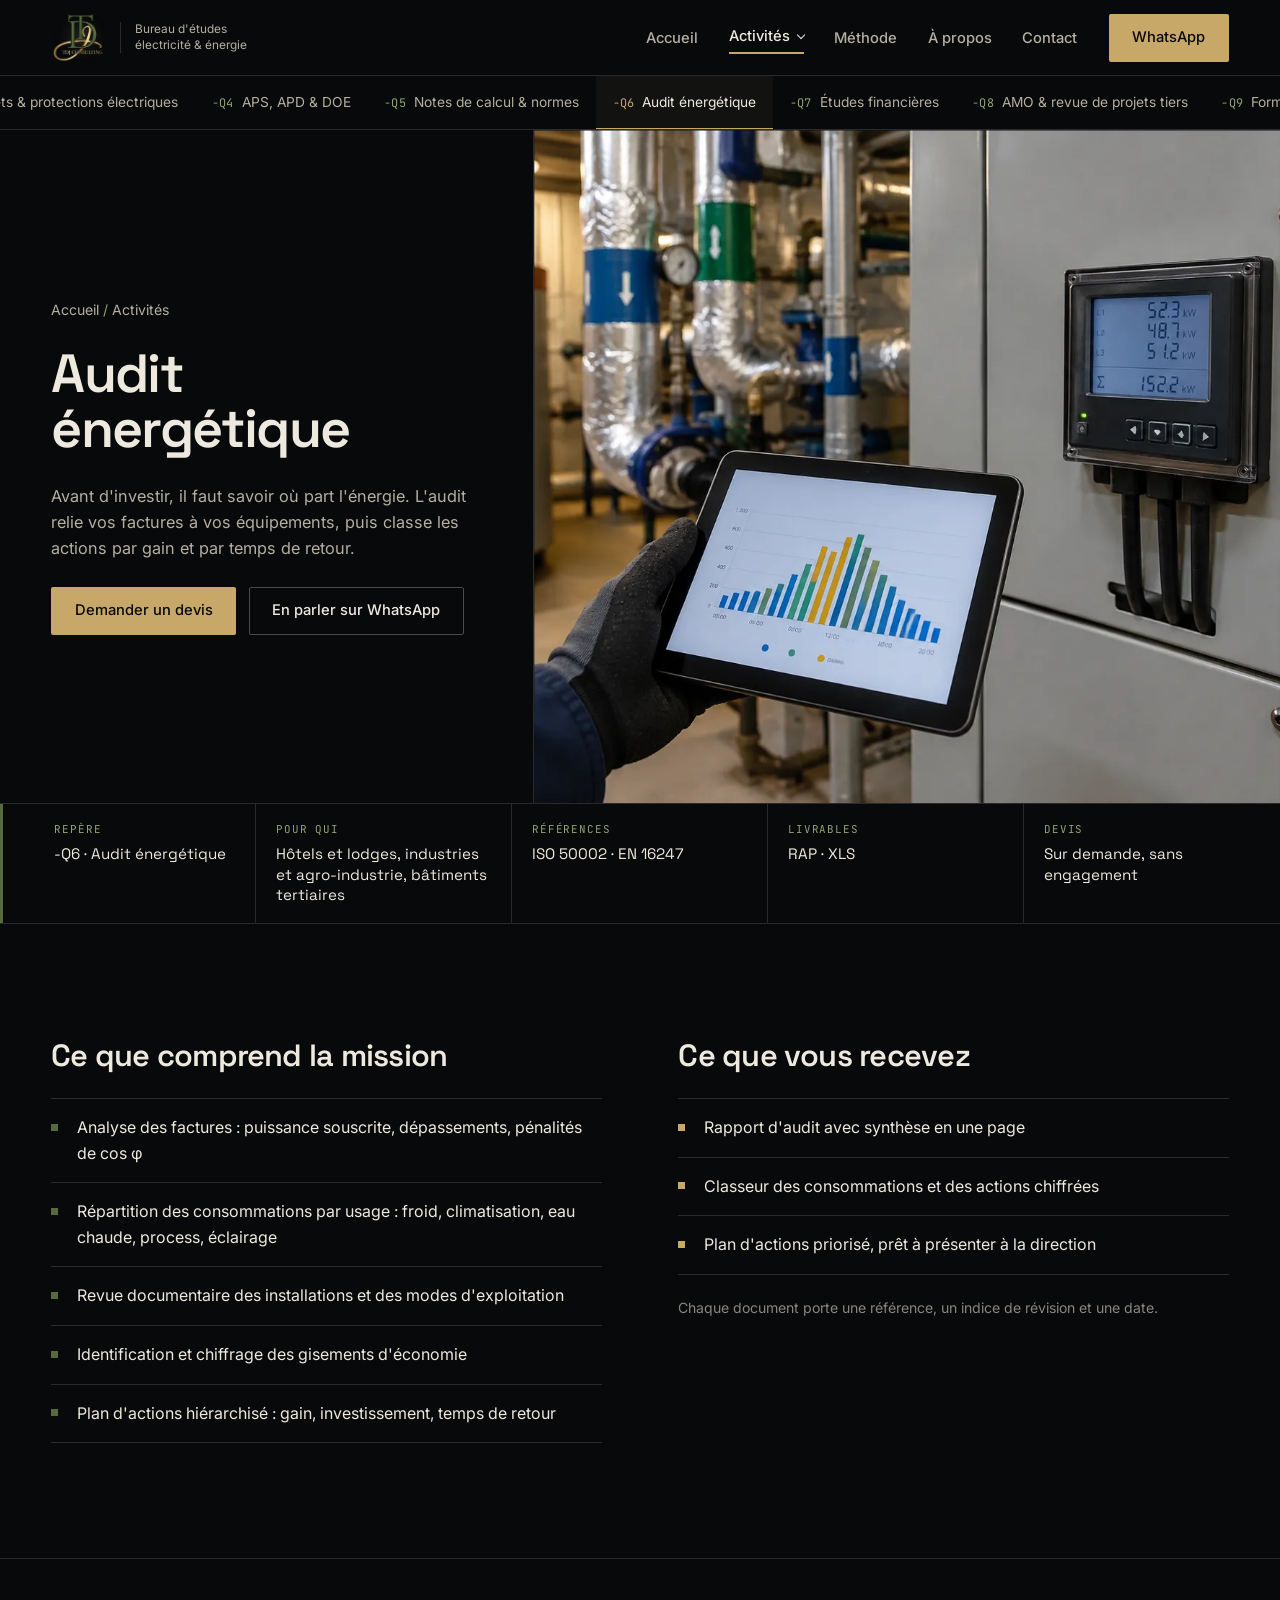
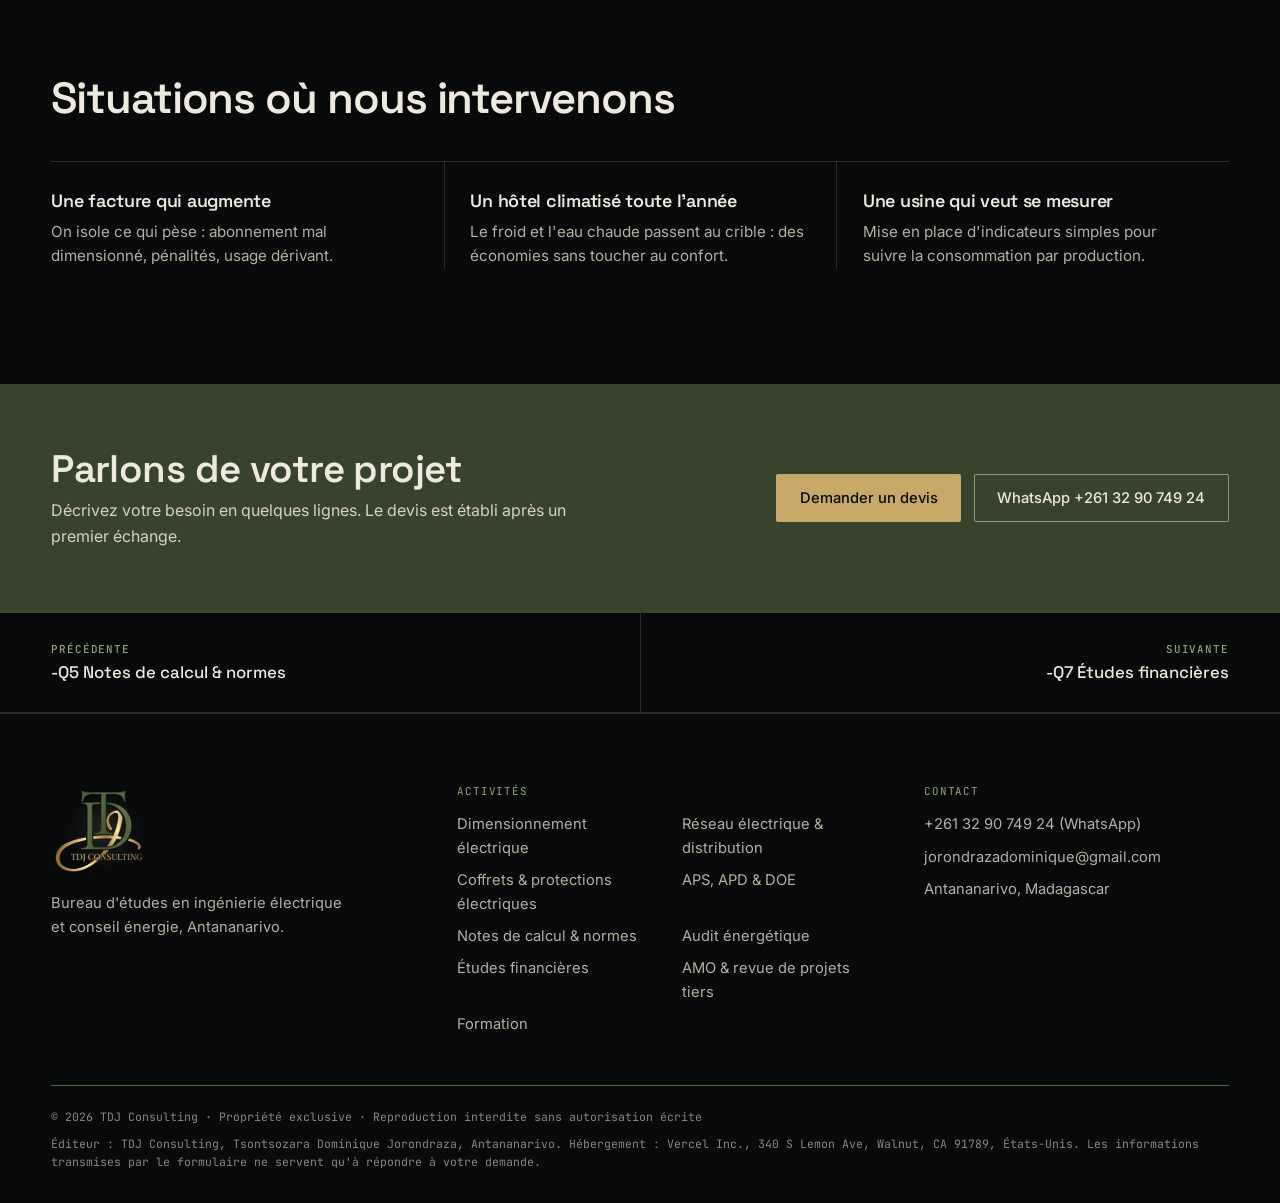
<file: activites/audit-energetique.html>
<!DOCTYPE html>
<html lang="fr">
<head>
<meta charset="UTF-8">
<meta name="viewport" content="width=device-width, initial-scale=1.0">
<title>Audit énergétique · TDJ Consulting, bureau d&#x27;études Madagascar</title>
<meta name="description" content="Analyse des consommations et des installations, gisements d&#x27;économie et recommandations chiffrées.">
<meta property="og:title" content="Audit énergétique · TDJ Consulting, bureau d&#x27;études Madagascar">
<meta property="og:description" content="Analyse des consommations et des installations, gisements d&#x27;économie et recommandations chiffrées.">
<meta property="og:type" content="website">
<meta property="og:site_name" content="TDJ Consulting">
<meta property="og:locale" content="fr_FR">
<meta property="og:url" content="https://tdj-consulting-site.vercel.app/activites/audit-energetique">
<meta property="og:image" content="https://tdj-consulting-site.vercel.app/assets/img/audit.webp">
<meta name="twitter:card" content="summary_large_image">
<meta name="twitter:title" content="Audit énergétique · TDJ Consulting, bureau d&#x27;études Madagascar">
<meta name="twitter:description" content="Analyse des consommations et des installations, gisements d&#x27;économie et recommandations chiffrées.">
<meta name="twitter:image" content="https://tdj-consulting-site.vercel.app/assets/img/audit.webp">
<meta name="robots" content="index, follow, max-image-preview:large">
<meta name="author" content="Tsontsozara Dominique Jorondraza">
<meta name="geo.region" content="MG">
<meta name="theme-color" content="#08090A">
<link rel="canonical" href="https://tdj-consulting-site.vercel.app/activites/audit-energetique">
<script type="application/ld+json">{"@context": "https://schema.org", "@type": "Service", "name": "Audit énergétique", "description": "Analyse des consommations et des installations, gisements d'économie et recommandations chiffrées.", "provider": {"@type": "ProfessionalService", "name": "TDJ Consulting", "url": "https://tdj-consulting-site.vercel.app/"}, "areaServed": {"@type": "Country", "name": "Madagascar"}, "url": "https://tdj-consulting-site.vercel.app/activites/audit-energetique"}</script>
<script type="application/ld+json">{"@context": "https://schema.org", "@type": "BreadcrumbList", "itemListElement": [{"@type": "ListItem", "position": 1, "name": "Accueil", "item": "https://tdj-consulting-site.vercel.app/"}, {"@type": "ListItem", "position": 2, "name": "Audit énergétique", "item": "https://tdj-consulting-site.vercel.app/activites/audit-energetique"}]}</script>
<link rel="preload" as="image" href="/assets/img/audit.webp">
<link rel="preconnect" href="https://fonts.googleapis.com">
<link rel="preconnect" href="https://fonts.gstatic.com" crossorigin>
<link href="https://fonts.googleapis.com/css2?family=Space+Grotesk:wght@400;500;600;700&family=Inter:wght@400;500;600&family=JetBrains+Mono:wght@400;500&display=swap" rel="stylesheet">
<link rel="stylesheet" href="/styles.css">
<link rel="icon" type="image/png" href="/assets/favicon.png">
</head>
<body>
<a class="skip" href="#contenu">Aller au contenu</a>
<header class="site-header">
  <a href="/" class="brand" aria-label="TDJ Consulting, accueil">
    <img src="/assets/img/logo-240.webp" alt="TDJ Consulting" width="54" height="51" class="brand-logo">
    <span class="brand-line">Bureau d'études<br>électricité &amp; énergie</span>
  </a>
  <button class="nav-toggle" aria-expanded="false" aria-controls="main-nav">Menu</button>
  <nav class="main-nav" id="main-nav" aria-label="Navigation principale">
    <ul class="nav-list">
      <li><a href="/">Accueil</a></li>
      <li class="has-menu">
        <button class="menu-btn" aria-expanded="false" aria-controls="menu-activites" aria-current="true">Activités</button>
        <ul class="mega" id="menu-activites" hidden>
          <li><a href="/activites/dimensionnement-electrique"><span class="ref">-Q1</span>Dimensionnement électrique</a></li>
          <li><a href="/activites/reseau-distribution"><span class="ref">-Q2</span>Réseau électrique &amp; distribution</a></li>
          <li><a href="/activites/coffrets-protections"><span class="ref">-Q3</span>Coffrets &amp; protections électriques</a></li>
          <li><a href="/activites/aps-apd-doe"><span class="ref">-Q4</span>APS, APD &amp; DOE</a></li>
          <li><a href="/activites/notes-de-calcul-normes"><span class="ref">-Q5</span>Notes de calcul &amp; normes</a></li>
          <li><a href="/activites/audit-energetique" aria-current="page"><span class="ref">-Q6</span>Audit énergétique</a></li>
          <li><a href="/activites/etudes-financieres"><span class="ref">-Q7</span>Études financières</a></li>
          <li><a href="/activites/amo-revue-projets"><span class="ref">-Q8</span>AMO &amp; revue de projets tiers</a></li>
          <li><a href="/activites/formation"><span class="ref">-Q9</span>Formation</a></li>
        </ul>
      </li>
      <li><a href="/#methode">Méthode</a></li>
      <li><a href="/#apropos">À propos</a></li>
      <li><a href="/#contact">Contact</a></li>
    </ul>
    <a class="btn btn-gold nav-cta" href="https://wa.me/261329074924" target="_blank" rel="noopener">WhatsApp</a>
  </nav>
</header>

<nav class="tab-strip" aria-label="Toutes les activités">
  <ul>
      <li><a href="/activites/dimensionnement-electrique"><span class="ref">-Q1</span>Dimensionnement électrique</a></li>
      <li><a href="/activites/reseau-distribution"><span class="ref">-Q2</span>Réseau électrique &amp; distribution</a></li>
      <li><a href="/activites/coffrets-protections"><span class="ref">-Q3</span>Coffrets &amp; protections électriques</a></li>
      <li><a href="/activites/aps-apd-doe"><span class="ref">-Q4</span>APS, APD &amp; DOE</a></li>
      <li><a href="/activites/notes-de-calcul-normes"><span class="ref">-Q5</span>Notes de calcul &amp; normes</a></li>
      <li><a href="/activites/audit-energetique" aria-current="page"><span class="ref">-Q6</span>Audit énergétique</a></li>
      <li><a href="/activites/etudes-financieres"><span class="ref">-Q7</span>Études financières</a></li>
      <li><a href="/activites/amo-revue-projets"><span class="ref">-Q8</span>AMO &amp; revue de projets tiers</a></li>
      <li><a href="/activites/formation"><span class="ref">-Q9</span>Formation</a></li>
  </ul>
</nav>
<main id="contenu">

  <section class="hero hero-act" aria-labelledby="act-h1">
    <div class="hero-copy">
      <p class="crumbs"><a href="/">Accueil</a> <span aria-hidden="true">/</span> <a href="/#activites">Activités</a></p>
      <h1 id="act-h1">Audit énergétique</h1>
      <p class="lede">Avant d&#x27;investir, il faut savoir où part l&#x27;énergie. L&#x27;audit relie vos factures à vos équipements, puis classe les actions par gain et par temps de retour.</p>
      <div class="actions">
        <a class="btn btn-gold" href="/?sujet=audit-energetique#contact">Demander un devis</a>
        <a class="btn btn-line" href="https://wa.me/261329074924?text=Bonjour, je souhaite échanger sur une mission : Audit énergétique" target="_blank" rel="noopener">En parler sur WhatsApp</a>
      </div>
    </div>
    <figure class="hero-media">
      <img src="/assets/img/audit.webp" alt="Tablette affichant un relevé de consommation devant un compteur d&#x27;énergie, dans un local technique" width="1400" height="933" fetchpriority="high">
    </figure>
  </section>

  <div class="cartouche" role="group" aria-label="Fiche signalétique">
    <div class="cell"><span class="cell-k">Repère</span><span class="cell-v">-Q6 · Audit énergétique</span></div>
    <div class="cell"><span class="cell-k">Pour qui</span><span class="cell-v">Hôtels et lodges, industries et agro-industrie, bâtiments tertiaires</span></div>
    <div class="cell"><span class="cell-k">Références</span><span class="cell-v">ISO 50002 · EN 16247</span></div>
    <div class="cell"><span class="cell-k">Livrables</span><span class="cell-v">RAP · XLS</span></div>
    <div class="cell"><span class="cell-k">Devis</span><span class="cell-v">Sur demande, sans engagement</span></div>
  </div>

  <section class="section detail" aria-label="Contenu de la mission">
    <div class="detail-col">
      <h2>Ce que comprend la mission</h2>
      <ul class="sq-list">
        <li>Analyse des factures : puissance souscrite, dépassements, pénalités de cos φ</li>
        <li>Répartition des consommations par usage : froid, climatisation, eau chaude, process, éclairage</li>
        <li>Revue documentaire des installations et des modes d&#x27;exploitation</li>
        <li>Identification et chiffrage des gisements d&#x27;économie</li>
        <li>Plan d&#x27;actions hiérarchisé : gain, investissement, temps de retour</li>
      </ul>
    </div>
    <div class="detail-col deliv">
      <h2>Ce que vous recevez</h2>
      <ul class="sq-list">
        <li>Rapport d&#x27;audit avec synthèse en une page</li>
        <li>Classeur des consommations et des actions chiffrées</li>
        <li>Plan d&#x27;actions priorisé, prêt à présenter à la direction</li>
      </ul>
      <p class="note">Chaque document porte une référence, un indice de révision et une date.</p>
    </div>
  </section>

  <section class="section cases" aria-labelledby="cases-title">
    <h2 id="cases-title">Situations où nous intervenons</h2>
    <ul class="case-list">
      <li><h3>Une facture qui augmente</h3><p>On isole ce qui pèse : abonnement mal dimensionné, pénalités, usage dérivant.</p></li>
      <li><h3>Un hôtel climatisé toute l&#x27;année</h3><p>Le froid et l&#x27;eau chaude passent au crible : des économies sans toucher au confort.</p></li>
      <li><h3>Une usine qui veut se mesurer</h3><p>Mise en place d&#x27;indicateurs simples pour suivre la consommation par production.</p></li>
    </ul>
  </section>

  <section class="cta-band" aria-labelledby="cta-title">
    <div>
      <h2 id="cta-title">Parlons de votre projet</h2>
      <p>Décrivez votre besoin en quelques lignes. Le devis est établi après un premier échange.</p>
    </div>
    <div class="actions">
      <a class="btn btn-gold" href="/?sujet=audit-energetique#contact">Demander un devis</a>
      <a class="btn btn-ivory-line" href="https://wa.me/261329074924" target="_blank" rel="noopener">WhatsApp +261 32 90 749 24</a>
    </div>
  </section>

  <nav class="pager" aria-label="Activité précédente et suivante">
    <a class="pager-prev" href="/activites/notes-de-calcul-normes"><span class="cell-k">Précédente</span><span>-Q5 Notes de calcul &amp; normes</span></a>
    <a class="pager-next" href="/activites/etudes-financieres"><span class="cell-k">Suivante</span><span>-Q7 Études financières</span></a>
  </nav>

</main>
<footer class="site-footer">
  <div class="footer-grid">
    <div class="footer-brand">
      <img src="/assets/img/logo-240.webp" alt="TDJ Consulting" width="96" height="90" loading="lazy">
      <p>Bureau d'études en ingénierie électrique et conseil énergie, Antananarivo.</p>
    </div>
    <nav aria-label="Activités">
      <h2 class="footer-h">Activités</h2>
      <ul>
      <li><a href="/activites/dimensionnement-electrique">Dimensionnement électrique</a></li>
      <li><a href="/activites/reseau-distribution">Réseau électrique &amp; distribution</a></li>
      <li><a href="/activites/coffrets-protections">Coffrets &amp; protections électriques</a></li>
      <li><a href="/activites/aps-apd-doe">APS, APD &amp; DOE</a></li>
      <li><a href="/activites/notes-de-calcul-normes">Notes de calcul &amp; normes</a></li>
      <li><a href="/activites/audit-energetique">Audit énergétique</a></li>
      <li><a href="/activites/etudes-financieres">Études financières</a></li>
      <li><a href="/activites/amo-revue-projets">AMO &amp; revue de projets tiers</a></li>
      <li><a href="/activites/formation">Formation</a></li>
      </ul>
    </nav>
    <div>
      <h2 class="footer-h">Contact</h2>
      <ul>
        <li><a href="https://wa.me/261329074924" target="_blank" rel="noopener">+261 32 90 749 24 (WhatsApp)</a></li>
        <li><a href="mailto:jorondrazadominique@gmail.com">jorondrazadominique@gmail.com</a></li>
        <li>Antananarivo, Madagascar</li>
      </ul>
    </div>
  </div>
  <div class="footer-legal">
    <p>© <span class="year">2026</span> TDJ Consulting · Propriété exclusive · Reproduction interdite sans autorisation écrite</p>
    <p>Éditeur : TDJ Consulting, Tsontsozara Dominique Jorondraza, Antananarivo. Hébergement : Vercel Inc., 340 S Lemon Ave, Walnut, CA 91789, États-Unis. Les informations transmises par le formulaire ne servent qu'à répondre à votre demande.</p>
  </div>
</footer>
<script src="/script.js" defer></script>
</body>
</html>
</file>
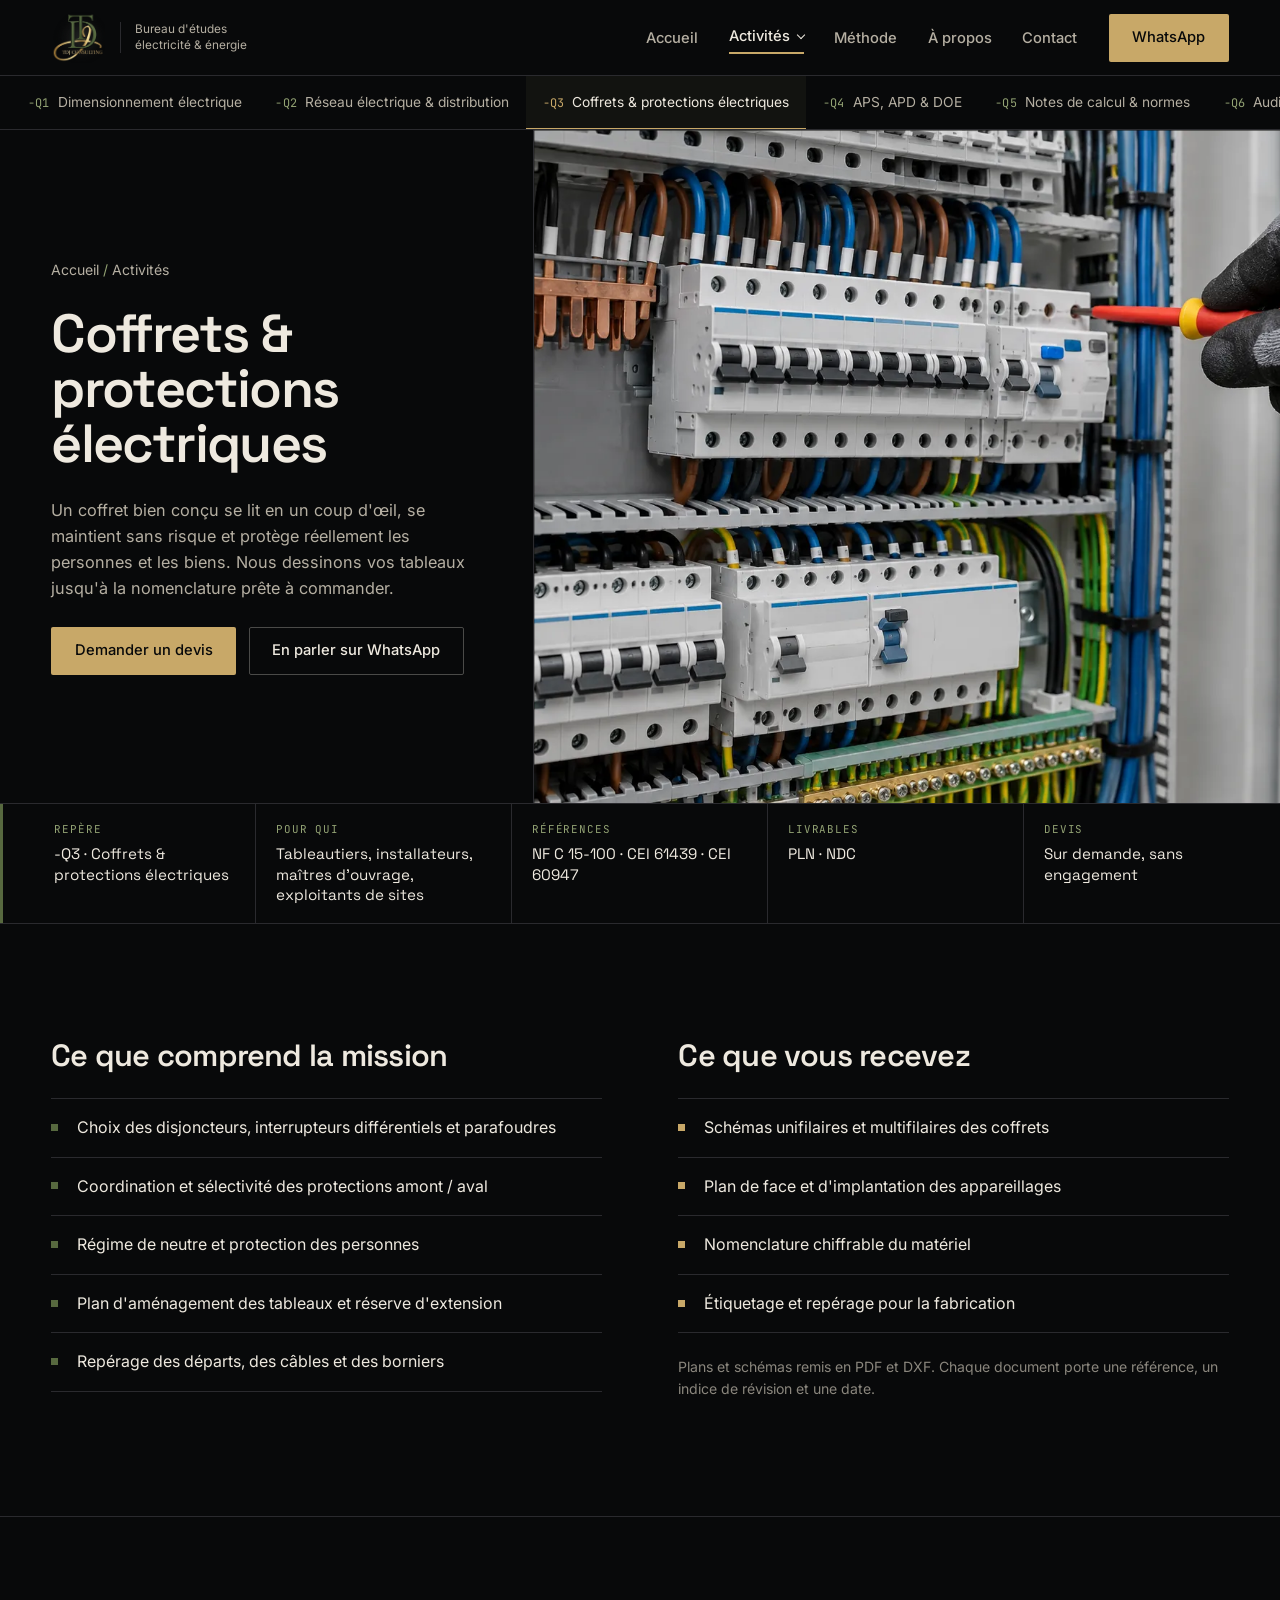
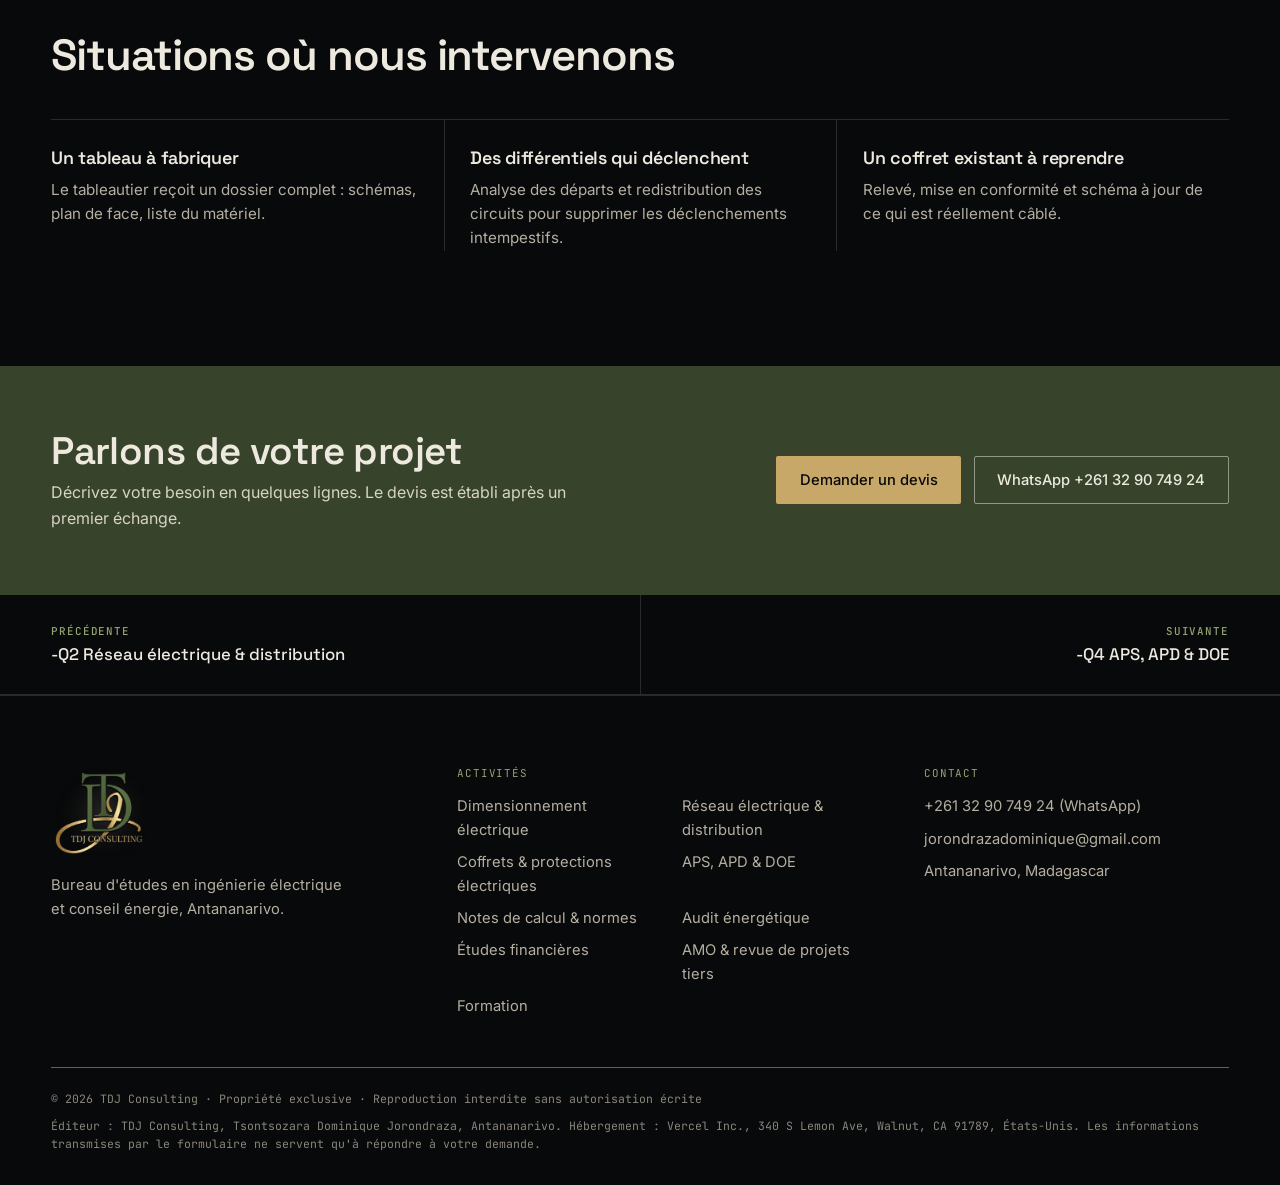
<file: activites/coffrets-protections.html>
<!DOCTYPE html>
<html lang="fr">
<head>
<meta charset="UTF-8">
<meta name="viewport" content="width=device-width, initial-scale=1.0">
<title>Coffrets &amp; protections électriques · TDJ Consulting, bureau d&#x27;études Madagascar</title>
<meta name="description" content="Conception des tableaux, coordination des protections, schémas de câblage et nomenclatures.">
<meta property="og:title" content="Coffrets &amp; protections électriques · TDJ Consulting, bureau d&#x27;études Madagascar">
<meta property="og:description" content="Conception des tableaux, coordination des protections, schémas de câblage et nomenclatures.">
<meta property="og:type" content="website">
<meta property="og:site_name" content="TDJ Consulting">
<meta property="og:locale" content="fr_FR">
<meta property="og:url" content="https://tdj-consulting-site.vercel.app/activites/coffrets-protections">
<meta property="og:image" content="https://tdj-consulting-site.vercel.app/assets/img/coffrets.webp">
<meta name="twitter:card" content="summary_large_image">
<meta name="twitter:title" content="Coffrets &amp; protections électriques · TDJ Consulting, bureau d&#x27;études Madagascar">
<meta name="twitter:description" content="Conception des tableaux, coordination des protections, schémas de câblage et nomenclatures.">
<meta name="twitter:image" content="https://tdj-consulting-site.vercel.app/assets/img/coffrets.webp">
<meta name="robots" content="index, follow, max-image-preview:large">
<meta name="author" content="Tsontsozara Dominique Jorondraza">
<meta name="geo.region" content="MG">
<meta name="theme-color" content="#08090A">
<link rel="canonical" href="https://tdj-consulting-site.vercel.app/activites/coffrets-protections">
<script type="application/ld+json">{"@context": "https://schema.org", "@type": "Service", "name": "Coffrets & protections électriques", "description": "Conception des tableaux, coordination des protections, schémas de câblage et nomenclatures.", "provider": {"@type": "ProfessionalService", "name": "TDJ Consulting", "url": "https://tdj-consulting-site.vercel.app/"}, "areaServed": {"@type": "Country", "name": "Madagascar"}, "url": "https://tdj-consulting-site.vercel.app/activites/coffrets-protections"}</script>
<script type="application/ld+json">{"@context": "https://schema.org", "@type": "BreadcrumbList", "itemListElement": [{"@type": "ListItem", "position": 1, "name": "Accueil", "item": "https://tdj-consulting-site.vercel.app/"}, {"@type": "ListItem", "position": 2, "name": "Coffrets & protections électriques", "item": "https://tdj-consulting-site.vercel.app/activites/coffrets-protections"}]}</script>
<link rel="preload" as="image" href="/assets/img/coffrets.webp">
<link rel="preconnect" href="https://fonts.googleapis.com">
<link rel="preconnect" href="https://fonts.gstatic.com" crossorigin>
<link href="https://fonts.googleapis.com/css2?family=Space+Grotesk:wght@400;500;600;700&family=Inter:wght@400;500;600&family=JetBrains+Mono:wght@400;500&display=swap" rel="stylesheet">
<link rel="stylesheet" href="/styles.css">
<link rel="icon" type="image/png" href="/assets/favicon.png">
</head>
<body>
<a class="skip" href="#contenu">Aller au contenu</a>
<header class="site-header">
  <a href="/" class="brand" aria-label="TDJ Consulting, accueil">
    <img src="/assets/img/logo-240.webp" alt="TDJ Consulting" width="54" height="51" class="brand-logo">
    <span class="brand-line">Bureau d'études<br>électricité &amp; énergie</span>
  </a>
  <button class="nav-toggle" aria-expanded="false" aria-controls="main-nav">Menu</button>
  <nav class="main-nav" id="main-nav" aria-label="Navigation principale">
    <ul class="nav-list">
      <li><a href="/">Accueil</a></li>
      <li class="has-menu">
        <button class="menu-btn" aria-expanded="false" aria-controls="menu-activites" aria-current="true">Activités</button>
        <ul class="mega" id="menu-activites" hidden>
          <li><a href="/activites/dimensionnement-electrique"><span class="ref">-Q1</span>Dimensionnement électrique</a></li>
          <li><a href="/activites/reseau-distribution"><span class="ref">-Q2</span>Réseau électrique &amp; distribution</a></li>
          <li><a href="/activites/coffrets-protections" aria-current="page"><span class="ref">-Q3</span>Coffrets &amp; protections électriques</a></li>
          <li><a href="/activites/aps-apd-doe"><span class="ref">-Q4</span>APS, APD &amp; DOE</a></li>
          <li><a href="/activites/notes-de-calcul-normes"><span class="ref">-Q5</span>Notes de calcul &amp; normes</a></li>
          <li><a href="/activites/audit-energetique"><span class="ref">-Q6</span>Audit énergétique</a></li>
          <li><a href="/activites/etudes-financieres"><span class="ref">-Q7</span>Études financières</a></li>
          <li><a href="/activites/amo-revue-projets"><span class="ref">-Q8</span>AMO &amp; revue de projets tiers</a></li>
          <li><a href="/activites/formation"><span class="ref">-Q9</span>Formation</a></li>
        </ul>
      </li>
      <li><a href="/#methode">Méthode</a></li>
      <li><a href="/#apropos">À propos</a></li>
      <li><a href="/#contact">Contact</a></li>
    </ul>
    <a class="btn btn-gold nav-cta" href="https://wa.me/261329074924" target="_blank" rel="noopener">WhatsApp</a>
  </nav>
</header>

<nav class="tab-strip" aria-label="Toutes les activités">
  <ul>
      <li><a href="/activites/dimensionnement-electrique"><span class="ref">-Q1</span>Dimensionnement électrique</a></li>
      <li><a href="/activites/reseau-distribution"><span class="ref">-Q2</span>Réseau électrique &amp; distribution</a></li>
      <li><a href="/activites/coffrets-protections" aria-current="page"><span class="ref">-Q3</span>Coffrets &amp; protections électriques</a></li>
      <li><a href="/activites/aps-apd-doe"><span class="ref">-Q4</span>APS, APD &amp; DOE</a></li>
      <li><a href="/activites/notes-de-calcul-normes"><span class="ref">-Q5</span>Notes de calcul &amp; normes</a></li>
      <li><a href="/activites/audit-energetique"><span class="ref">-Q6</span>Audit énergétique</a></li>
      <li><a href="/activites/etudes-financieres"><span class="ref">-Q7</span>Études financières</a></li>
      <li><a href="/activites/amo-revue-projets"><span class="ref">-Q8</span>AMO &amp; revue de projets tiers</a></li>
      <li><a href="/activites/formation"><span class="ref">-Q9</span>Formation</a></li>
  </ul>
</nav>
<main id="contenu">

  <section class="hero hero-act" aria-labelledby="act-h1">
    <div class="hero-copy">
      <p class="crumbs"><a href="/">Accueil</a> <span aria-hidden="true">/</span> <a href="/#activites">Activités</a></p>
      <h1 id="act-h1">Coffrets &amp; protections électriques</h1>
      <p class="lede">Un coffret bien conçu se lit en un coup d&#x27;œil, se maintient sans risque et protège réellement les personnes et les biens. Nous dessinons vos tableaux jusqu&#x27;à la nomenclature prête à commander.</p>
      <div class="actions">
        <a class="btn btn-gold" href="/?sujet=coffrets-protections#contact">Demander un devis</a>
        <a class="btn btn-line" href="https://wa.me/261329074924?text=Bonjour, je souhaite échanger sur une mission : Coffrets &amp; protections électriques" target="_blank" rel="noopener">En parler sur WhatsApp</a>
      </div>
    </div>
    <figure class="hero-media">
      <img src="/assets/img/coffrets.webp" alt="Tableau électrique ouvert : disjoncteurs modulaires sur rail, câblage repéré, tournevis isolé" width="1400" height="933" fetchpriority="high">
    </figure>
  </section>

  <div class="cartouche" role="group" aria-label="Fiche signalétique">
    <div class="cell"><span class="cell-k">Repère</span><span class="cell-v">-Q3 · Coffrets &amp; protections électriques</span></div>
    <div class="cell"><span class="cell-k">Pour qui</span><span class="cell-v">Tableautiers, installateurs, maîtres d&#x27;ouvrage, exploitants de sites</span></div>
    <div class="cell"><span class="cell-k">Références</span><span class="cell-v">NF C 15-100 · CEI 61439 · CEI 60947</span></div>
    <div class="cell"><span class="cell-k">Livrables</span><span class="cell-v">PLN · NDC</span></div>
    <div class="cell"><span class="cell-k">Devis</span><span class="cell-v">Sur demande, sans engagement</span></div>
  </div>

  <section class="section detail" aria-label="Contenu de la mission">
    <div class="detail-col">
      <h2>Ce que comprend la mission</h2>
      <ul class="sq-list">
        <li>Choix des disjoncteurs, interrupteurs différentiels et parafoudres</li>
        <li>Coordination et sélectivité des protections amont / aval</li>
        <li>Régime de neutre et protection des personnes</li>
        <li>Plan d&#x27;aménagement des tableaux et réserve d&#x27;extension</li>
        <li>Repérage des départs, des câbles et des borniers</li>
      </ul>
    </div>
    <div class="detail-col deliv">
      <h2>Ce que vous recevez</h2>
      <ul class="sq-list">
        <li>Schémas unifilaires et multifilaires des coffrets</li>
        <li>Plan de face et d&#x27;implantation des appareillages</li>
        <li>Nomenclature chiffrable du matériel</li>
        <li>Étiquetage et repérage pour la fabrication</li>
      </ul>
      <p class="note">Plans et schémas remis en PDF et DXF. Chaque document porte une référence, un indice de révision et une date.</p>
    </div>
  </section>

  <section class="section cases" aria-labelledby="cases-title">
    <h2 id="cases-title">Situations où nous intervenons</h2>
    <ul class="case-list">
      <li><h3>Un tableau à fabriquer</h3><p>Le tableautier reçoit un dossier complet : schémas, plan de face, liste du matériel.</p></li>
      <li><h3>Des différentiels qui déclenchent</h3><p>Analyse des départs et redistribution des circuits pour supprimer les déclenchements intempestifs.</p></li>
      <li><h3>Un coffret existant à reprendre</h3><p>Relevé, mise en conformité et schéma à jour de ce qui est réellement câblé.</p></li>
    </ul>
  </section>

  <section class="cta-band" aria-labelledby="cta-title">
    <div>
      <h2 id="cta-title">Parlons de votre projet</h2>
      <p>Décrivez votre besoin en quelques lignes. Le devis est établi après un premier échange.</p>
    </div>
    <div class="actions">
      <a class="btn btn-gold" href="/?sujet=coffrets-protections#contact">Demander un devis</a>
      <a class="btn btn-ivory-line" href="https://wa.me/261329074924" target="_blank" rel="noopener">WhatsApp +261 32 90 749 24</a>
    </div>
  </section>

  <nav class="pager" aria-label="Activité précédente et suivante">
    <a class="pager-prev" href="/activites/reseau-distribution"><span class="cell-k">Précédente</span><span>-Q2 Réseau électrique &amp; distribution</span></a>
    <a class="pager-next" href="/activites/aps-apd-doe"><span class="cell-k">Suivante</span><span>-Q4 APS, APD &amp; DOE</span></a>
  </nav>

</main>
<footer class="site-footer">
  <div class="footer-grid">
    <div class="footer-brand">
      <img src="/assets/img/logo-240.webp" alt="TDJ Consulting" width="96" height="90" loading="lazy">
      <p>Bureau d'études en ingénierie électrique et conseil énergie, Antananarivo.</p>
    </div>
    <nav aria-label="Activités">
      <h2 class="footer-h">Activités</h2>
      <ul>
      <li><a href="/activites/dimensionnement-electrique">Dimensionnement électrique</a></li>
      <li><a href="/activites/reseau-distribution">Réseau électrique &amp; distribution</a></li>
      <li><a href="/activites/coffrets-protections">Coffrets &amp; protections électriques</a></li>
      <li><a href="/activites/aps-apd-doe">APS, APD &amp; DOE</a></li>
      <li><a href="/activites/notes-de-calcul-normes">Notes de calcul &amp; normes</a></li>
      <li><a href="/activites/audit-energetique">Audit énergétique</a></li>
      <li><a href="/activites/etudes-financieres">Études financières</a></li>
      <li><a href="/activites/amo-revue-projets">AMO &amp; revue de projets tiers</a></li>
      <li><a href="/activites/formation">Formation</a></li>
      </ul>
    </nav>
    <div>
      <h2 class="footer-h">Contact</h2>
      <ul>
        <li><a href="https://wa.me/261329074924" target="_blank" rel="noopener">+261 32 90 749 24 (WhatsApp)</a></li>
        <li><a href="mailto:jorondrazadominique@gmail.com">jorondrazadominique@gmail.com</a></li>
        <li>Antananarivo, Madagascar</li>
      </ul>
    </div>
  </div>
  <div class="footer-legal">
    <p>© <span class="year">2026</span> TDJ Consulting · Propriété exclusive · Reproduction interdite sans autorisation écrite</p>
    <p>Éditeur : TDJ Consulting, Tsontsozara Dominique Jorondraza, Antananarivo. Hébergement : Vercel Inc., 340 S Lemon Ave, Walnut, CA 91789, États-Unis. Les informations transmises par le formulaire ne servent qu'à répondre à votre demande.</p>
  </div>
</footer>
<script src="/script.js" defer></script>
</body>
</html>
</file>
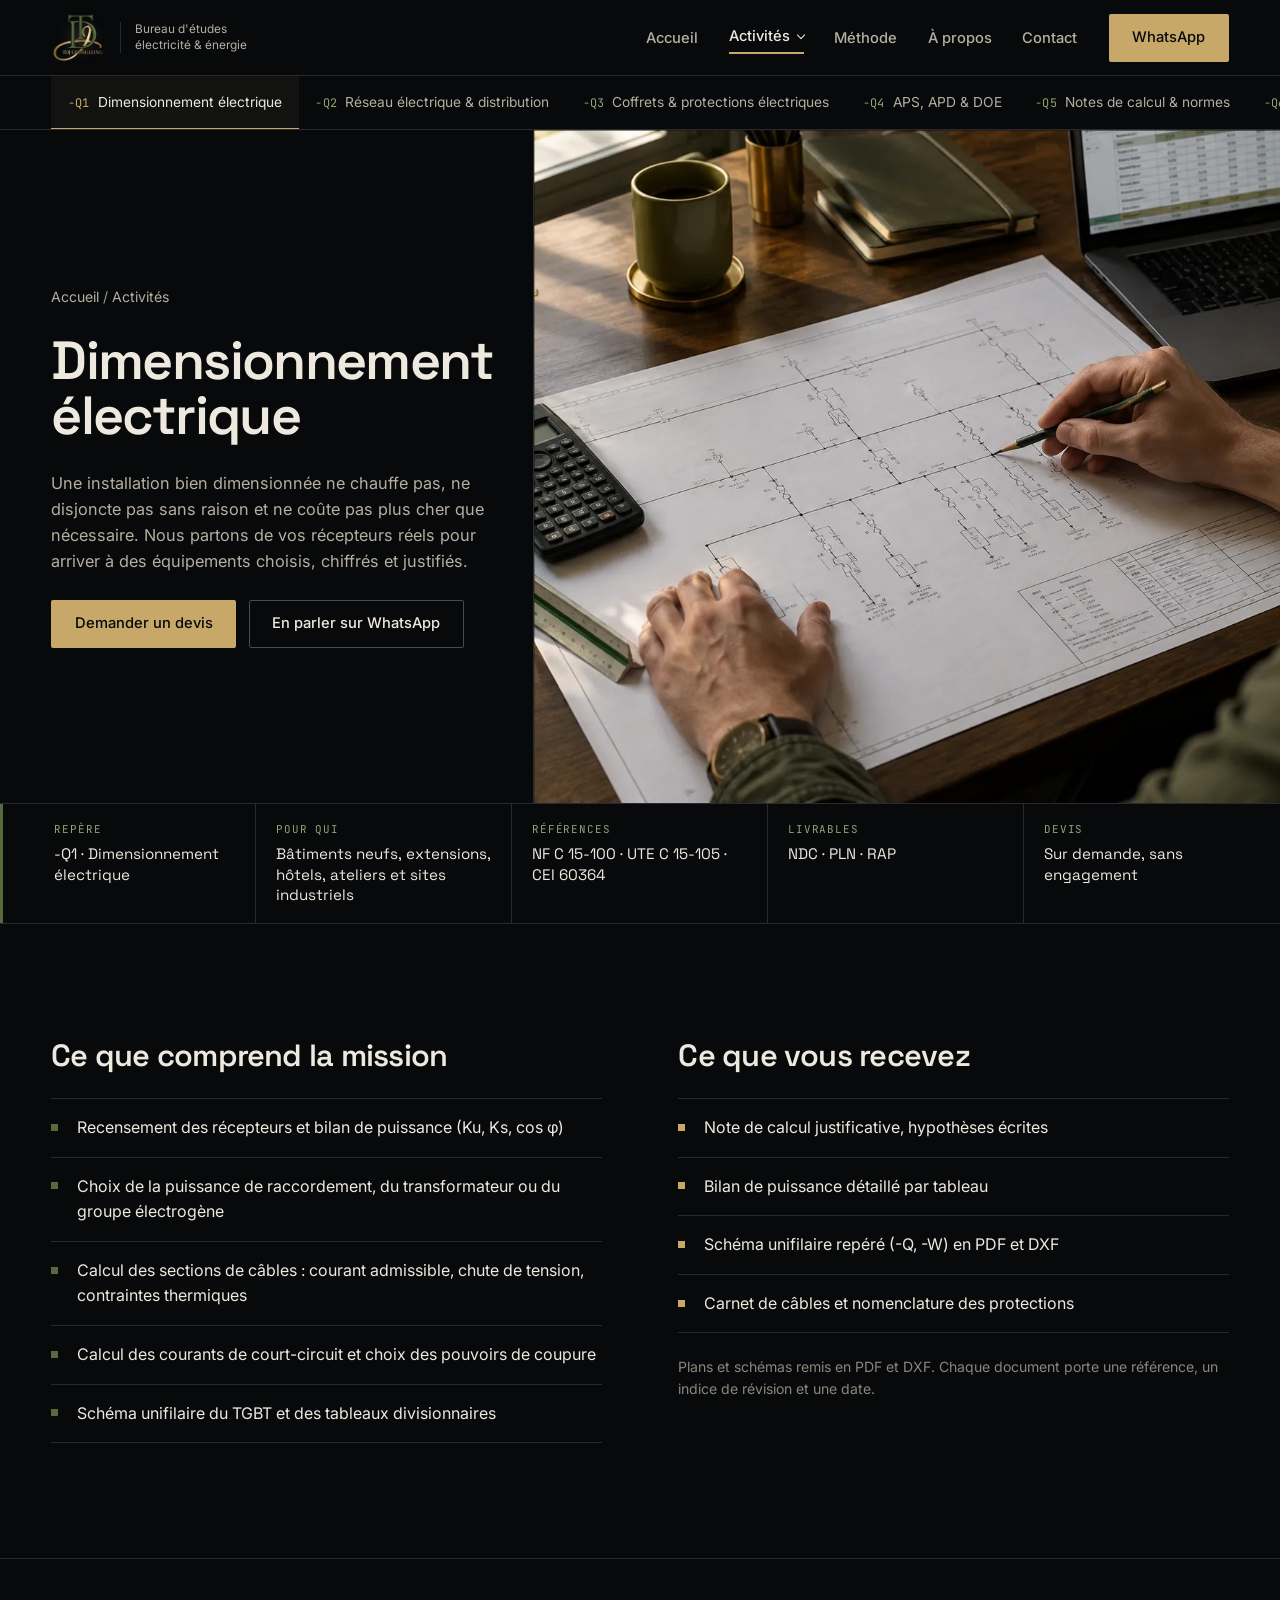
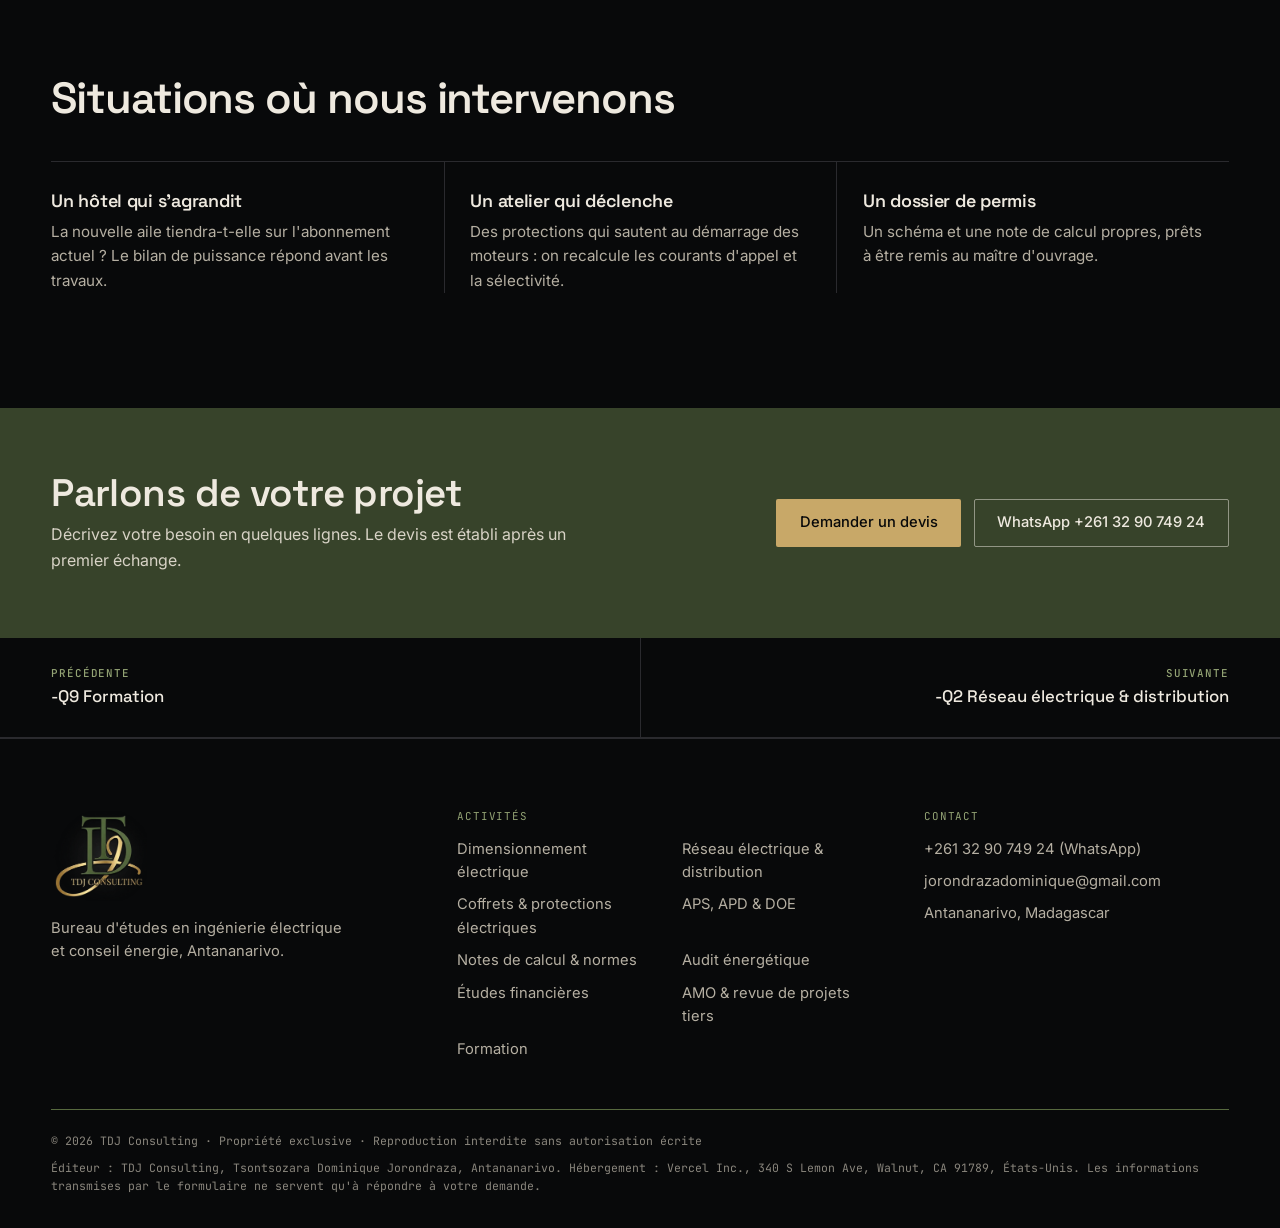
<file: activites/dimensionnement-electrique.html>
<!DOCTYPE html>
<html lang="fr">
<head>
<meta charset="UTF-8">
<meta name="viewport" content="width=device-width, initial-scale=1.0">
<title>Dimensionnement électrique · TDJ Consulting, bureau d&#x27;études Madagascar</title>
<meta name="description" content="Bilan de puissance, choix des équipements, sections de câbles et schéma unifilaire, justifiés par le calcul.">
<meta property="og:title" content="Dimensionnement électrique · TDJ Consulting, bureau d&#x27;études Madagascar">
<meta property="og:description" content="Bilan de puissance, choix des équipements, sections de câbles et schéma unifilaire, justifiés par le calcul.">
<meta property="og:type" content="website">
<meta property="og:site_name" content="TDJ Consulting">
<meta property="og:locale" content="fr_FR">
<meta property="og:url" content="https://tdj-consulting-site.vercel.app/activites/dimensionnement-electrique">
<meta property="og:image" content="https://tdj-consulting-site.vercel.app/assets/img/dimensionnement.webp">
<meta name="twitter:card" content="summary_large_image">
<meta name="twitter:title" content="Dimensionnement électrique · TDJ Consulting, bureau d&#x27;études Madagascar">
<meta name="twitter:description" content="Bilan de puissance, choix des équipements, sections de câbles et schéma unifilaire, justifiés par le calcul.">
<meta name="twitter:image" content="https://tdj-consulting-site.vercel.app/assets/img/dimensionnement.webp">
<meta name="robots" content="index, follow, max-image-preview:large">
<meta name="author" content="Tsontsozara Dominique Jorondraza">
<meta name="geo.region" content="MG">
<meta name="theme-color" content="#08090A">
<link rel="canonical" href="https://tdj-consulting-site.vercel.app/activites/dimensionnement-electrique">
<script type="application/ld+json">{"@context": "https://schema.org", "@type": "Service", "name": "Dimensionnement électrique", "description": "Bilan de puissance, choix des équipements, sections de câbles et schéma unifilaire, justifiés par le calcul.", "provider": {"@type": "ProfessionalService", "name": "TDJ Consulting", "url": "https://tdj-consulting-site.vercel.app/"}, "areaServed": {"@type": "Country", "name": "Madagascar"}, "url": "https://tdj-consulting-site.vercel.app/activites/dimensionnement-electrique"}</script>
<script type="application/ld+json">{"@context": "https://schema.org", "@type": "BreadcrumbList", "itemListElement": [{"@type": "ListItem", "position": 1, "name": "Accueil", "item": "https://tdj-consulting-site.vercel.app/"}, {"@type": "ListItem", "position": 2, "name": "Dimensionnement électrique", "item": "https://tdj-consulting-site.vercel.app/activites/dimensionnement-electrique"}]}</script>
<link rel="preload" as="image" href="/assets/img/dimensionnement.webp">
<link rel="preconnect" href="https://fonts.googleapis.com">
<link rel="preconnect" href="https://fonts.gstatic.com" crossorigin>
<link href="https://fonts.googleapis.com/css2?family=Space+Grotesk:wght@400;500;600;700&family=Inter:wght@400;500;600&family=JetBrains+Mono:wght@400;500&display=swap" rel="stylesheet">
<link rel="stylesheet" href="/styles.css">
<link rel="icon" type="image/png" href="/assets/favicon.png">
</head>
<body>
<a class="skip" href="#contenu">Aller au contenu</a>
<header class="site-header">
  <a href="/" class="brand" aria-label="TDJ Consulting, accueil">
    <img src="/assets/img/logo-240.webp" alt="TDJ Consulting" width="54" height="51" class="brand-logo">
    <span class="brand-line">Bureau d'études<br>électricité &amp; énergie</span>
  </a>
  <button class="nav-toggle" aria-expanded="false" aria-controls="main-nav">Menu</button>
  <nav class="main-nav" id="main-nav" aria-label="Navigation principale">
    <ul class="nav-list">
      <li><a href="/">Accueil</a></li>
      <li class="has-menu">
        <button class="menu-btn" aria-expanded="false" aria-controls="menu-activites" aria-current="true">Activités</button>
        <ul class="mega" id="menu-activites" hidden>
          <li><a href="/activites/dimensionnement-electrique" aria-current="page"><span class="ref">-Q1</span>Dimensionnement électrique</a></li>
          <li><a href="/activites/reseau-distribution"><span class="ref">-Q2</span>Réseau électrique &amp; distribution</a></li>
          <li><a href="/activites/coffrets-protections"><span class="ref">-Q3</span>Coffrets &amp; protections électriques</a></li>
          <li><a href="/activites/aps-apd-doe"><span class="ref">-Q4</span>APS, APD &amp; DOE</a></li>
          <li><a href="/activites/notes-de-calcul-normes"><span class="ref">-Q5</span>Notes de calcul &amp; normes</a></li>
          <li><a href="/activites/audit-energetique"><span class="ref">-Q6</span>Audit énergétique</a></li>
          <li><a href="/activites/etudes-financieres"><span class="ref">-Q7</span>Études financières</a></li>
          <li><a href="/activites/amo-revue-projets"><span class="ref">-Q8</span>AMO &amp; revue de projets tiers</a></li>
          <li><a href="/activites/formation"><span class="ref">-Q9</span>Formation</a></li>
        </ul>
      </li>
      <li><a href="/#methode">Méthode</a></li>
      <li><a href="/#apropos">À propos</a></li>
      <li><a href="/#contact">Contact</a></li>
    </ul>
    <a class="btn btn-gold nav-cta" href="https://wa.me/261329074924" target="_blank" rel="noopener">WhatsApp</a>
  </nav>
</header>

<nav class="tab-strip" aria-label="Toutes les activités">
  <ul>
      <li><a href="/activites/dimensionnement-electrique" aria-current="page"><span class="ref">-Q1</span>Dimensionnement électrique</a></li>
      <li><a href="/activites/reseau-distribution"><span class="ref">-Q2</span>Réseau électrique &amp; distribution</a></li>
      <li><a href="/activites/coffrets-protections"><span class="ref">-Q3</span>Coffrets &amp; protections électriques</a></li>
      <li><a href="/activites/aps-apd-doe"><span class="ref">-Q4</span>APS, APD &amp; DOE</a></li>
      <li><a href="/activites/notes-de-calcul-normes"><span class="ref">-Q5</span>Notes de calcul &amp; normes</a></li>
      <li><a href="/activites/audit-energetique"><span class="ref">-Q6</span>Audit énergétique</a></li>
      <li><a href="/activites/etudes-financieres"><span class="ref">-Q7</span>Études financières</a></li>
      <li><a href="/activites/amo-revue-projets"><span class="ref">-Q8</span>AMO &amp; revue de projets tiers</a></li>
      <li><a href="/activites/formation"><span class="ref">-Q9</span>Formation</a></li>
  </ul>
</nav>
<main id="contenu">

  <section class="hero hero-act" aria-labelledby="act-h1">
    <div class="hero-copy">
      <p class="crumbs"><a href="/">Accueil</a> <span aria-hidden="true">/</span> <a href="/#activites">Activités</a></p>
      <h1 id="act-h1">Dimensionnement électrique</h1>
      <p class="lede">Une installation bien dimensionnée ne chauffe pas, ne disjoncte pas sans raison et ne coûte pas plus cher que nécessaire. Nous partons de vos récepteurs réels pour arriver à des équipements choisis, chiffrés et justifiés.</p>
      <div class="actions">
        <a class="btn btn-gold" href="/?sujet=dimensionnement-electrique#contact">Demander un devis</a>
        <a class="btn btn-line" href="https://wa.me/261329074924?text=Bonjour, je souhaite échanger sur une mission : Dimensionnement électrique" target="_blank" rel="noopener">En parler sur WhatsApp</a>
      </div>
    </div>
    <figure class="hero-media">
      <img src="/assets/img/dimensionnement.webp" alt="Ingénieur annotant un schéma unifilaire imprimé, calculatrice et règle sur le bureau" width="1400" height="933" fetchpriority="high">
    </figure>
  </section>

  <div class="cartouche" role="group" aria-label="Fiche signalétique">
    <div class="cell"><span class="cell-k">Repère</span><span class="cell-v">-Q1 · Dimensionnement électrique</span></div>
    <div class="cell"><span class="cell-k">Pour qui</span><span class="cell-v">Bâtiments neufs, extensions, hôtels, ateliers et sites industriels</span></div>
    <div class="cell"><span class="cell-k">Références</span><span class="cell-v">NF C 15-100 · UTE C 15-105 · CEI 60364</span></div>
    <div class="cell"><span class="cell-k">Livrables</span><span class="cell-v">NDC · PLN · RAP</span></div>
    <div class="cell"><span class="cell-k">Devis</span><span class="cell-v">Sur demande, sans engagement</span></div>
  </div>

  <section class="section detail" aria-label="Contenu de la mission">
    <div class="detail-col">
      <h2>Ce que comprend la mission</h2>
      <ul class="sq-list">
        <li>Recensement des récepteurs et bilan de puissance (Ku, Ks, cos φ)</li>
        <li>Choix de la puissance de raccordement, du transformateur ou du groupe électrogène</li>
        <li>Calcul des sections de câbles : courant admissible, chute de tension, contraintes thermiques</li>
        <li>Calcul des courants de court-circuit et choix des pouvoirs de coupure</li>
        <li>Schéma unifilaire du TGBT et des tableaux divisionnaires</li>
      </ul>
    </div>
    <div class="detail-col deliv">
      <h2>Ce que vous recevez</h2>
      <ul class="sq-list">
        <li>Note de calcul justificative, hypothèses écrites</li>
        <li>Bilan de puissance détaillé par tableau</li>
        <li>Schéma unifilaire repéré (-Q, -W) en PDF et DXF</li>
        <li>Carnet de câbles et nomenclature des protections</li>
      </ul>
      <p class="note">Plans et schémas remis en PDF et DXF. Chaque document porte une référence, un indice de révision et une date.</p>
    </div>
  </section>

  <section class="section cases" aria-labelledby="cases-title">
    <h2 id="cases-title">Situations où nous intervenons</h2>
    <ul class="case-list">
      <li><h3>Un hôtel qui s&#x27;agrandit</h3><p>La nouvelle aile tiendra-t-elle sur l&#x27;abonnement actuel ? Le bilan de puissance répond avant les travaux.</p></li>
      <li><h3>Un atelier qui déclenche</h3><p>Des protections qui sautent au démarrage des moteurs : on recalcule les courants d&#x27;appel et la sélectivité.</p></li>
      <li><h3>Un dossier de permis</h3><p>Un schéma et une note de calcul propres, prêts à être remis au maître d&#x27;ouvrage.</p></li>
    </ul>
  </section>

  <section class="cta-band" aria-labelledby="cta-title">
    <div>
      <h2 id="cta-title">Parlons de votre projet</h2>
      <p>Décrivez votre besoin en quelques lignes. Le devis est établi après un premier échange.</p>
    </div>
    <div class="actions">
      <a class="btn btn-gold" href="/?sujet=dimensionnement-electrique#contact">Demander un devis</a>
      <a class="btn btn-ivory-line" href="https://wa.me/261329074924" target="_blank" rel="noopener">WhatsApp +261 32 90 749 24</a>
    </div>
  </section>

  <nav class="pager" aria-label="Activité précédente et suivante">
    <a class="pager-prev" href="/activites/formation"><span class="cell-k">Précédente</span><span>-Q9 Formation</span></a>
    <a class="pager-next" href="/activites/reseau-distribution"><span class="cell-k">Suivante</span><span>-Q2 Réseau électrique &amp; distribution</span></a>
  </nav>

</main>
<footer class="site-footer">
  <div class="footer-grid">
    <div class="footer-brand">
      <img src="/assets/img/logo-240.webp" alt="TDJ Consulting" width="96" height="90" loading="lazy">
      <p>Bureau d'études en ingénierie électrique et conseil énergie, Antananarivo.</p>
    </div>
    <nav aria-label="Activités">
      <h2 class="footer-h">Activités</h2>
      <ul>
      <li><a href="/activites/dimensionnement-electrique">Dimensionnement électrique</a></li>
      <li><a href="/activites/reseau-distribution">Réseau électrique &amp; distribution</a></li>
      <li><a href="/activites/coffrets-protections">Coffrets &amp; protections électriques</a></li>
      <li><a href="/activites/aps-apd-doe">APS, APD &amp; DOE</a></li>
      <li><a href="/activites/notes-de-calcul-normes">Notes de calcul &amp; normes</a></li>
      <li><a href="/activites/audit-energetique">Audit énergétique</a></li>
      <li><a href="/activites/etudes-financieres">Études financières</a></li>
      <li><a href="/activites/amo-revue-projets">AMO &amp; revue de projets tiers</a></li>
      <li><a href="/activites/formation">Formation</a></li>
      </ul>
    </nav>
    <div>
      <h2 class="footer-h">Contact</h2>
      <ul>
        <li><a href="https://wa.me/261329074924" target="_blank" rel="noopener">+261 32 90 749 24 (WhatsApp)</a></li>
        <li><a href="mailto:jorondrazadominique@gmail.com">jorondrazadominique@gmail.com</a></li>
        <li>Antananarivo, Madagascar</li>
      </ul>
    </div>
  </div>
  <div class="footer-legal">
    <p>© <span class="year">2026</span> TDJ Consulting · Propriété exclusive · Reproduction interdite sans autorisation écrite</p>
    <p>Éditeur : TDJ Consulting, Tsontsozara Dominique Jorondraza, Antananarivo. Hébergement : Vercel Inc., 340 S Lemon Ave, Walnut, CA 91789, États-Unis. Les informations transmises par le formulaire ne servent qu'à répondre à votre demande.</p>
  </div>
</footer>
<script src="/script.js" defer></script>
</body>
</html>
</file>
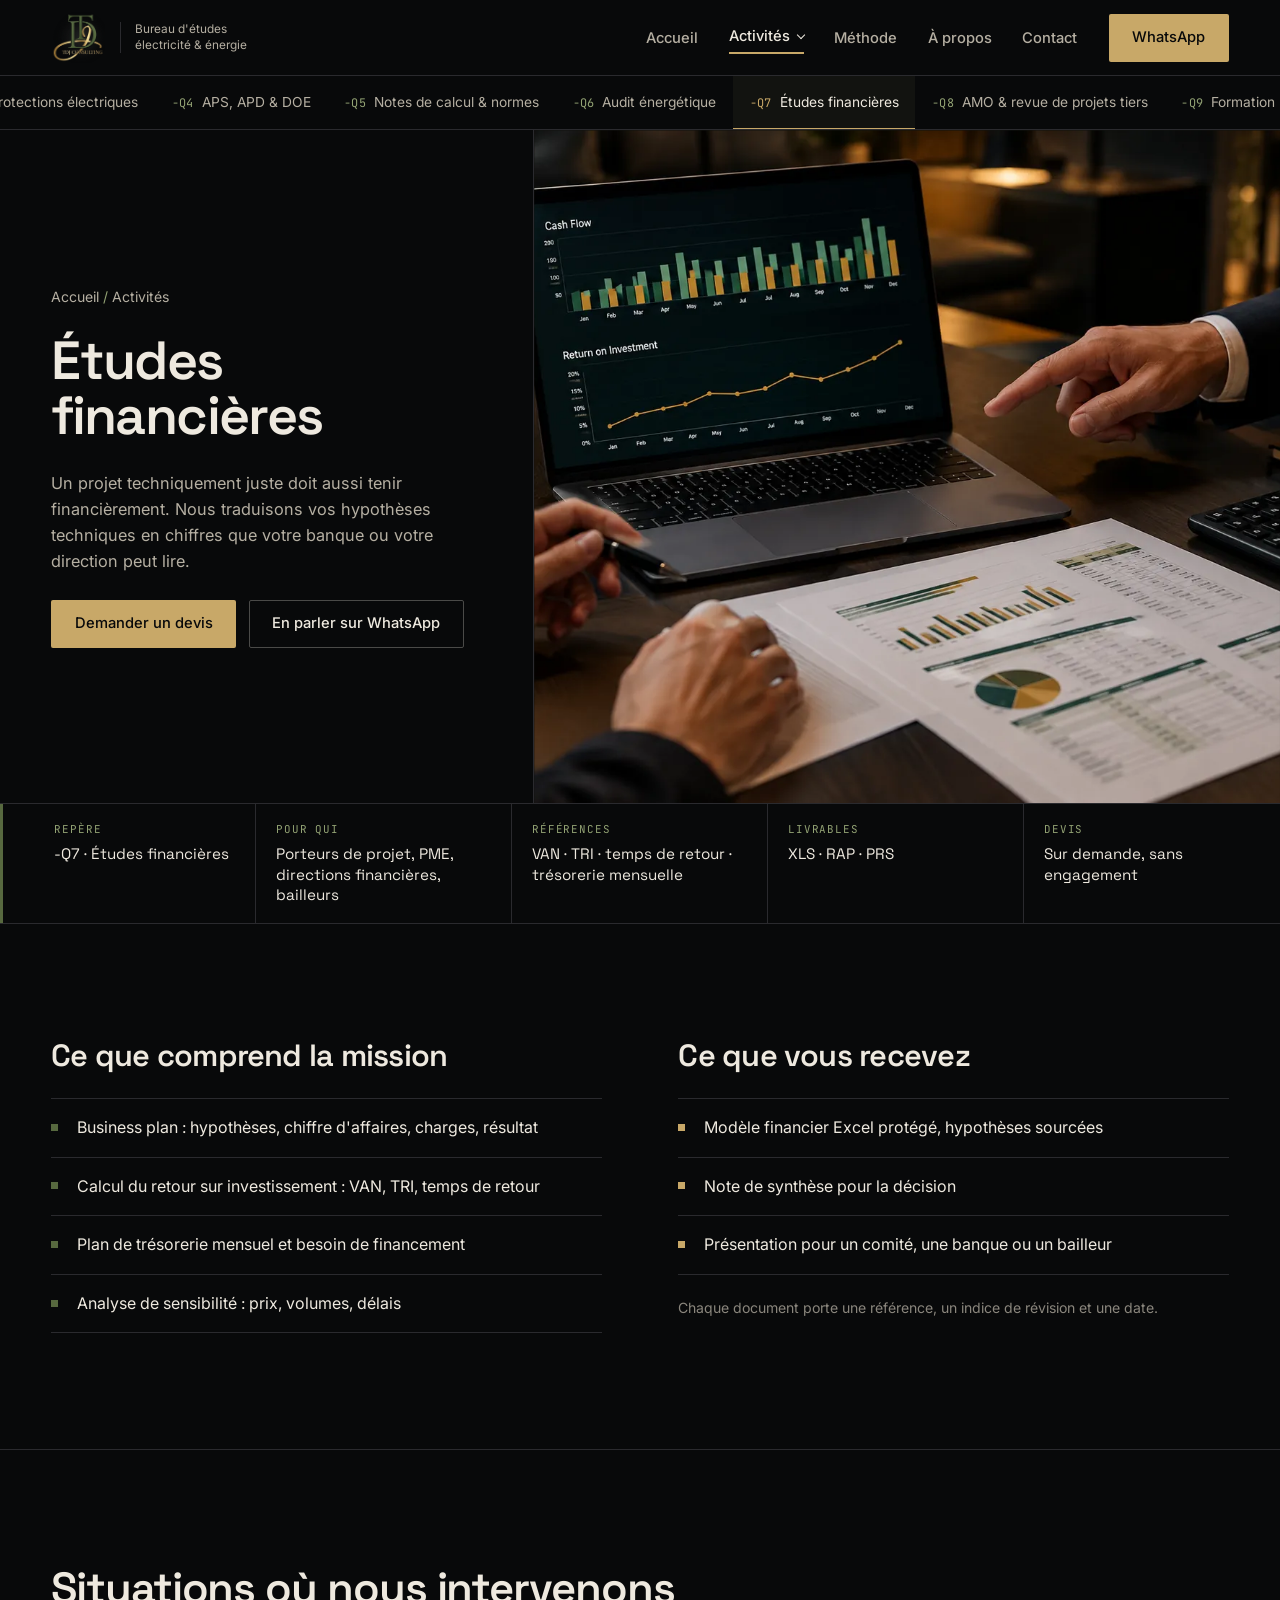
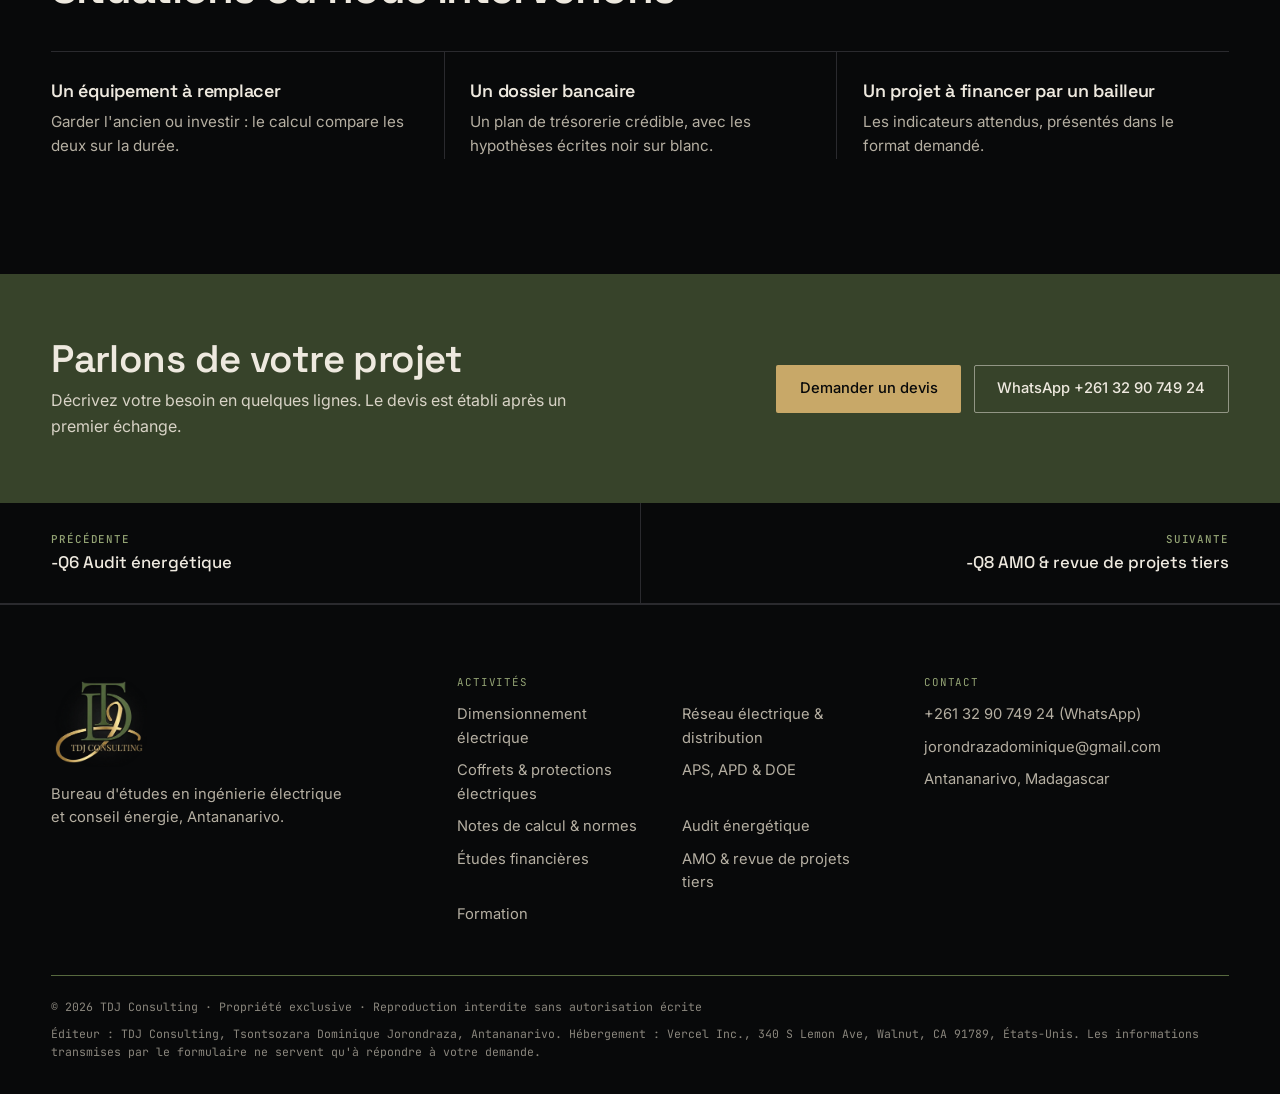
<file: activites/etudes-financieres.html>
<!DOCTYPE html>
<html lang="fr">
<head>
<meta charset="UTF-8">
<meta name="viewport" content="width=device-width, initial-scale=1.0">
<title>Études financières · TDJ Consulting, bureau d&#x27;études Madagascar</title>
<meta name="description" content="Business plan, retour sur investissement et plan de trésorerie pour décider avant d&#x27;investir.">
<meta property="og:title" content="Études financières · TDJ Consulting, bureau d&#x27;études Madagascar">
<meta property="og:description" content="Business plan, retour sur investissement et plan de trésorerie pour décider avant d&#x27;investir.">
<meta property="og:type" content="website">
<meta property="og:site_name" content="TDJ Consulting">
<meta property="og:locale" content="fr_FR">
<meta property="og:url" content="https://tdj-consulting-site.vercel.app/activites/etudes-financieres">
<meta property="og:image" content="https://tdj-consulting-site.vercel.app/assets/img/finance.webp">
<meta name="twitter:card" content="summary_large_image">
<meta name="twitter:title" content="Études financières · TDJ Consulting, bureau d&#x27;études Madagascar">
<meta name="twitter:description" content="Business plan, retour sur investissement et plan de trésorerie pour décider avant d&#x27;investir.">
<meta name="twitter:image" content="https://tdj-consulting-site.vercel.app/assets/img/finance.webp">
<meta name="robots" content="index, follow, max-image-preview:large">
<meta name="author" content="Tsontsozara Dominique Jorondraza">
<meta name="geo.region" content="MG">
<meta name="theme-color" content="#08090A">
<link rel="canonical" href="https://tdj-consulting-site.vercel.app/activites/etudes-financieres">
<script type="application/ld+json">{"@context": "https://schema.org", "@type": "Service", "name": "Études financières", "description": "Business plan, retour sur investissement et plan de trésorerie pour décider avant d'investir.", "provider": {"@type": "ProfessionalService", "name": "TDJ Consulting", "url": "https://tdj-consulting-site.vercel.app/"}, "areaServed": {"@type": "Country", "name": "Madagascar"}, "url": "https://tdj-consulting-site.vercel.app/activites/etudes-financieres"}</script>
<script type="application/ld+json">{"@context": "https://schema.org", "@type": "BreadcrumbList", "itemListElement": [{"@type": "ListItem", "position": 1, "name": "Accueil", "item": "https://tdj-consulting-site.vercel.app/"}, {"@type": "ListItem", "position": 2, "name": "Études financières", "item": "https://tdj-consulting-site.vercel.app/activites/etudes-financieres"}]}</script>
<link rel="preload" as="image" href="/assets/img/finance.webp">
<link rel="preconnect" href="https://fonts.googleapis.com">
<link rel="preconnect" href="https://fonts.gstatic.com" crossorigin>
<link href="https://fonts.googleapis.com/css2?family=Space+Grotesk:wght@400;500;600;700&family=Inter:wght@400;500;600&family=JetBrains+Mono:wght@400;500&display=swap" rel="stylesheet">
<link rel="stylesheet" href="/styles.css">
<link rel="icon" type="image/png" href="/assets/favicon.png">
</head>
<body>
<a class="skip" href="#contenu">Aller au contenu</a>
<header class="site-header">
  <a href="/" class="brand" aria-label="TDJ Consulting, accueil">
    <img src="/assets/img/logo-240.webp" alt="TDJ Consulting" width="54" height="51" class="brand-logo">
    <span class="brand-line">Bureau d'études<br>électricité &amp; énergie</span>
  </a>
  <button class="nav-toggle" aria-expanded="false" aria-controls="main-nav">Menu</button>
  <nav class="main-nav" id="main-nav" aria-label="Navigation principale">
    <ul class="nav-list">
      <li><a href="/">Accueil</a></li>
      <li class="has-menu">
        <button class="menu-btn" aria-expanded="false" aria-controls="menu-activites" aria-current="true">Activités</button>
        <ul class="mega" id="menu-activites" hidden>
          <li><a href="/activites/dimensionnement-electrique"><span class="ref">-Q1</span>Dimensionnement électrique</a></li>
          <li><a href="/activites/reseau-distribution"><span class="ref">-Q2</span>Réseau électrique &amp; distribution</a></li>
          <li><a href="/activites/coffrets-protections"><span class="ref">-Q3</span>Coffrets &amp; protections électriques</a></li>
          <li><a href="/activites/aps-apd-doe"><span class="ref">-Q4</span>APS, APD &amp; DOE</a></li>
          <li><a href="/activites/notes-de-calcul-normes"><span class="ref">-Q5</span>Notes de calcul &amp; normes</a></li>
          <li><a href="/activites/audit-energetique"><span class="ref">-Q6</span>Audit énergétique</a></li>
          <li><a href="/activites/etudes-financieres" aria-current="page"><span class="ref">-Q7</span>Études financières</a></li>
          <li><a href="/activites/amo-revue-projets"><span class="ref">-Q8</span>AMO &amp; revue de projets tiers</a></li>
          <li><a href="/activites/formation"><span class="ref">-Q9</span>Formation</a></li>
        </ul>
      </li>
      <li><a href="/#methode">Méthode</a></li>
      <li><a href="/#apropos">À propos</a></li>
      <li><a href="/#contact">Contact</a></li>
    </ul>
    <a class="btn btn-gold nav-cta" href="https://wa.me/261329074924" target="_blank" rel="noopener">WhatsApp</a>
  </nav>
</header>

<nav class="tab-strip" aria-label="Toutes les activités">
  <ul>
      <li><a href="/activites/dimensionnement-electrique"><span class="ref">-Q1</span>Dimensionnement électrique</a></li>
      <li><a href="/activites/reseau-distribution"><span class="ref">-Q2</span>Réseau électrique &amp; distribution</a></li>
      <li><a href="/activites/coffrets-protections"><span class="ref">-Q3</span>Coffrets &amp; protections électriques</a></li>
      <li><a href="/activites/aps-apd-doe"><span class="ref">-Q4</span>APS, APD &amp; DOE</a></li>
      <li><a href="/activites/notes-de-calcul-normes"><span class="ref">-Q5</span>Notes de calcul &amp; normes</a></li>
      <li><a href="/activites/audit-energetique"><span class="ref">-Q6</span>Audit énergétique</a></li>
      <li><a href="/activites/etudes-financieres" aria-current="page"><span class="ref">-Q7</span>Études financières</a></li>
      <li><a href="/activites/amo-revue-projets"><span class="ref">-Q8</span>AMO &amp; revue de projets tiers</a></li>
      <li><a href="/activites/formation"><span class="ref">-Q9</span>Formation</a></li>
  </ul>
</nav>
<main id="contenu">

  <section class="hero hero-act" aria-labelledby="act-h1">
    <div class="hero-copy">
      <p class="crumbs"><a href="/">Accueil</a> <span aria-hidden="true">/</span> <a href="/#activites">Activités</a></p>
      <h1 id="act-h1">Études financières</h1>
      <p class="lede">Un projet techniquement juste doit aussi tenir financièrement. Nous traduisons vos hypothèses techniques en chiffres que votre banque ou votre direction peut lire.</p>
      <div class="actions">
        <a class="btn btn-gold" href="/?sujet=etudes-financieres#contact">Demander un devis</a>
        <a class="btn btn-line" href="https://wa.me/261329074924?text=Bonjour, je souhaite échanger sur une mission : Études financières" target="_blank" rel="noopener">En parler sur WhatsApp</a>
      </div>
    </div>
    <figure class="hero-media">
      <img src="/assets/img/finance.webp" alt="Réunion autour d&#x27;un ordinateur affichant des graphiques de trésorerie et de retour sur investissement" width="1400" height="933" fetchpriority="high">
    </figure>
  </section>

  <div class="cartouche" role="group" aria-label="Fiche signalétique">
    <div class="cell"><span class="cell-k">Repère</span><span class="cell-v">-Q7 · Études financières</span></div>
    <div class="cell"><span class="cell-k">Pour qui</span><span class="cell-v">Porteurs de projet, PME, directions financières, bailleurs</span></div>
    <div class="cell"><span class="cell-k">Références</span><span class="cell-v">VAN · TRI · temps de retour · trésorerie mensuelle</span></div>
    <div class="cell"><span class="cell-k">Livrables</span><span class="cell-v">XLS · RAP · PRS</span></div>
    <div class="cell"><span class="cell-k">Devis</span><span class="cell-v">Sur demande, sans engagement</span></div>
  </div>

  <section class="section detail" aria-label="Contenu de la mission">
    <div class="detail-col">
      <h2>Ce que comprend la mission</h2>
      <ul class="sq-list">
        <li>Business plan : hypothèses, chiffre d&#x27;affaires, charges, résultat</li>
        <li>Calcul du retour sur investissement : VAN, TRI, temps de retour</li>
        <li>Plan de trésorerie mensuel et besoin de financement</li>
        <li>Analyse de sensibilité : prix, volumes, délais</li>
      </ul>
    </div>
    <div class="detail-col deliv">
      <h2>Ce que vous recevez</h2>
      <ul class="sq-list">
        <li>Modèle financier Excel protégé, hypothèses sourcées</li>
        <li>Note de synthèse pour la décision</li>
        <li>Présentation pour un comité, une banque ou un bailleur</li>
      </ul>
      <p class="note">Chaque document porte une référence, un indice de révision et une date.</p>
    </div>
  </section>

  <section class="section cases" aria-labelledby="cases-title">
    <h2 id="cases-title">Situations où nous intervenons</h2>
    <ul class="case-list">
      <li><h3>Un équipement à remplacer</h3><p>Garder l&#x27;ancien ou investir : le calcul compare les deux sur la durée.</p></li>
      <li><h3>Un dossier bancaire</h3><p>Un plan de trésorerie crédible, avec les hypothèses écrites noir sur blanc.</p></li>
      <li><h3>Un projet à financer par un bailleur</h3><p>Les indicateurs attendus, présentés dans le format demandé.</p></li>
    </ul>
  </section>

  <section class="cta-band" aria-labelledby="cta-title">
    <div>
      <h2 id="cta-title">Parlons de votre projet</h2>
      <p>Décrivez votre besoin en quelques lignes. Le devis est établi après un premier échange.</p>
    </div>
    <div class="actions">
      <a class="btn btn-gold" href="/?sujet=etudes-financieres#contact">Demander un devis</a>
      <a class="btn btn-ivory-line" href="https://wa.me/261329074924" target="_blank" rel="noopener">WhatsApp +261 32 90 749 24</a>
    </div>
  </section>

  <nav class="pager" aria-label="Activité précédente et suivante">
    <a class="pager-prev" href="/activites/audit-energetique"><span class="cell-k">Précédente</span><span>-Q6 Audit énergétique</span></a>
    <a class="pager-next" href="/activites/amo-revue-projets"><span class="cell-k">Suivante</span><span>-Q8 AMO &amp; revue de projets tiers</span></a>
  </nav>

</main>
<footer class="site-footer">
  <div class="footer-grid">
    <div class="footer-brand">
      <img src="/assets/img/logo-240.webp" alt="TDJ Consulting" width="96" height="90" loading="lazy">
      <p>Bureau d'études en ingénierie électrique et conseil énergie, Antananarivo.</p>
    </div>
    <nav aria-label="Activités">
      <h2 class="footer-h">Activités</h2>
      <ul>
      <li><a href="/activites/dimensionnement-electrique">Dimensionnement électrique</a></li>
      <li><a href="/activites/reseau-distribution">Réseau électrique &amp; distribution</a></li>
      <li><a href="/activites/coffrets-protections">Coffrets &amp; protections électriques</a></li>
      <li><a href="/activites/aps-apd-doe">APS, APD &amp; DOE</a></li>
      <li><a href="/activites/notes-de-calcul-normes">Notes de calcul &amp; normes</a></li>
      <li><a href="/activites/audit-energetique">Audit énergétique</a></li>
      <li><a href="/activites/etudes-financieres">Études financières</a></li>
      <li><a href="/activites/amo-revue-projets">AMO &amp; revue de projets tiers</a></li>
      <li><a href="/activites/formation">Formation</a></li>
      </ul>
    </nav>
    <div>
      <h2 class="footer-h">Contact</h2>
      <ul>
        <li><a href="https://wa.me/261329074924" target="_blank" rel="noopener">+261 32 90 749 24 (WhatsApp)</a></li>
        <li><a href="mailto:jorondrazadominique@gmail.com">jorondrazadominique@gmail.com</a></li>
        <li>Antananarivo, Madagascar</li>
      </ul>
    </div>
  </div>
  <div class="footer-legal">
    <p>© <span class="year">2026</span> TDJ Consulting · Propriété exclusive · Reproduction interdite sans autorisation écrite</p>
    <p>Éditeur : TDJ Consulting, Tsontsozara Dominique Jorondraza, Antananarivo. Hébergement : Vercel Inc., 340 S Lemon Ave, Walnut, CA 91789, États-Unis. Les informations transmises par le formulaire ne servent qu'à répondre à votre demande.</p>
  </div>
</footer>
<script src="/script.js" defer></script>
</body>
</html>
</file>
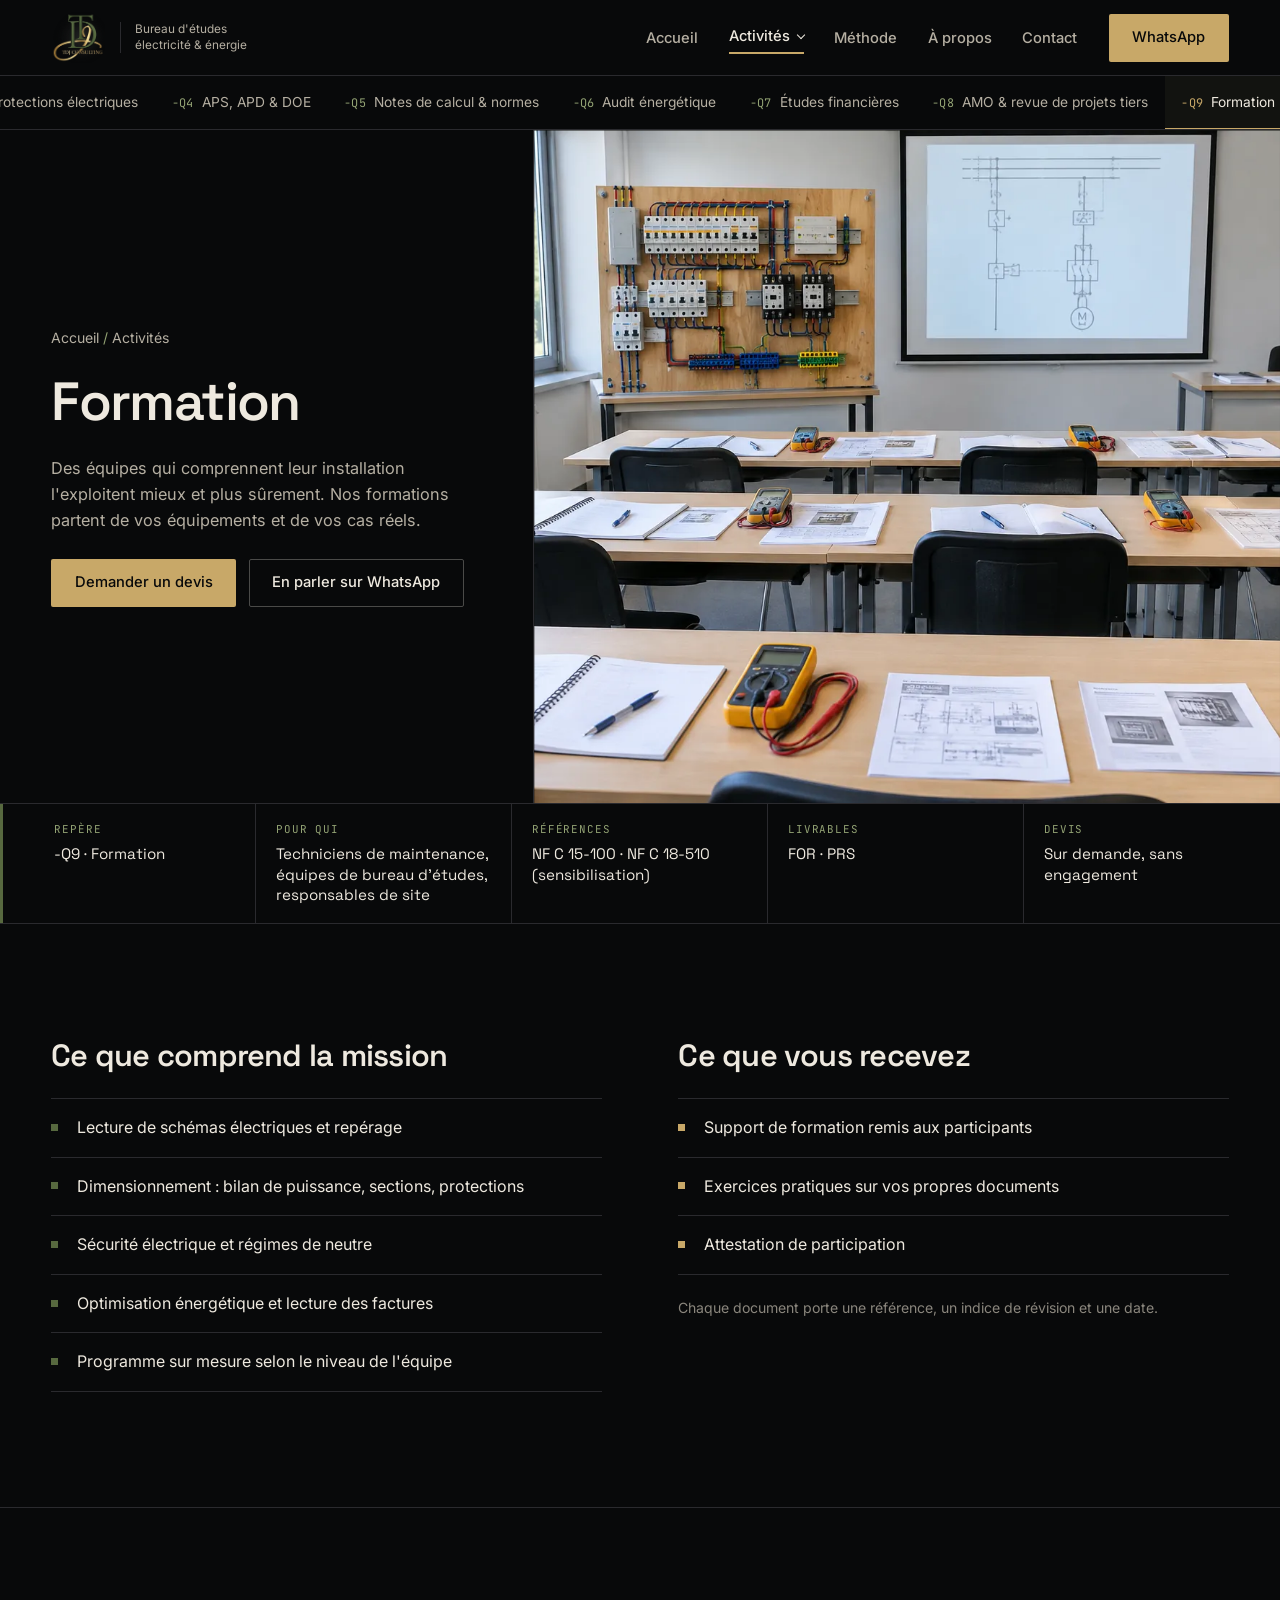
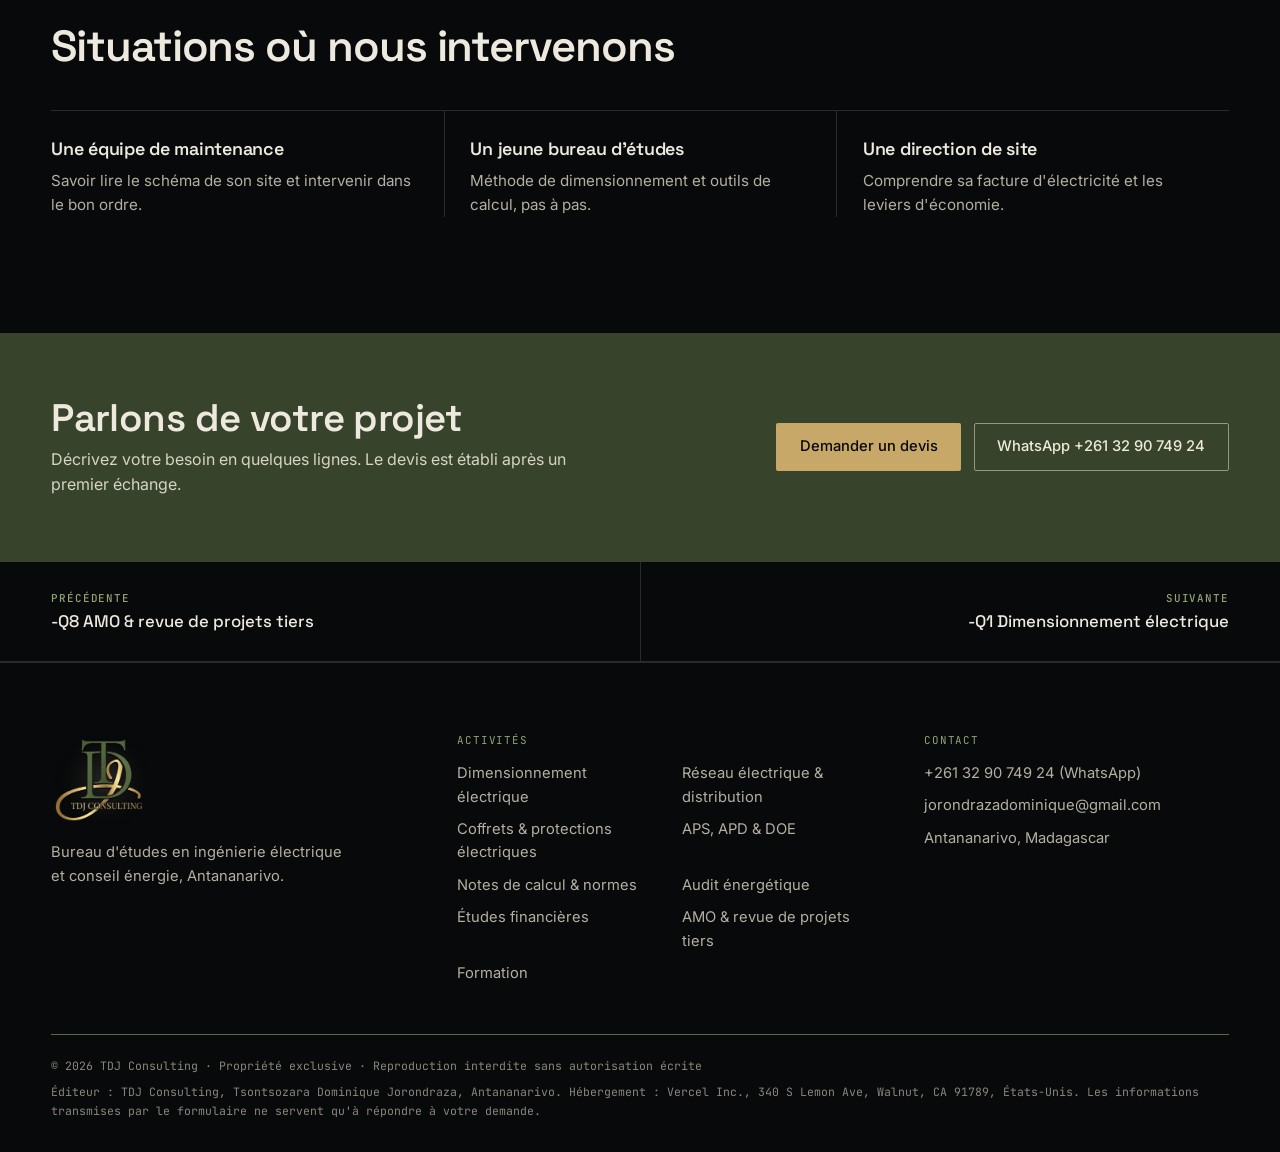
<file: activites/formation.html>
<!DOCTYPE html>
<html lang="fr">
<head>
<meta charset="UTF-8">
<meta name="viewport" content="width=device-width, initial-scale=1.0">
<title>Formation · TDJ Consulting, bureau d&#x27;études Madagascar</title>
<meta name="description" content="Sessions techniques sur l&#x27;électricité et l&#x27;optimisation énergétique, pour équipes terrain ou bureau d&#x27;études.">
<meta property="og:title" content="Formation · TDJ Consulting, bureau d&#x27;études Madagascar">
<meta property="og:description" content="Sessions techniques sur l&#x27;électricité et l&#x27;optimisation énergétique, pour équipes terrain ou bureau d&#x27;études.">
<meta property="og:type" content="website">
<meta property="og:site_name" content="TDJ Consulting">
<meta property="og:locale" content="fr_FR">
<meta property="og:url" content="https://tdj-consulting-site.vercel.app/activites/formation">
<meta property="og:image" content="https://tdj-consulting-site.vercel.app/assets/img/formation.webp">
<meta name="twitter:card" content="summary_large_image">
<meta name="twitter:title" content="Formation · TDJ Consulting, bureau d&#x27;études Madagascar">
<meta name="twitter:description" content="Sessions techniques sur l&#x27;électricité et l&#x27;optimisation énergétique, pour équipes terrain ou bureau d&#x27;études.">
<meta name="twitter:image" content="https://tdj-consulting-site.vercel.app/assets/img/formation.webp">
<meta name="robots" content="index, follow, max-image-preview:large">
<meta name="author" content="Tsontsozara Dominique Jorondraza">
<meta name="geo.region" content="MG">
<meta name="theme-color" content="#08090A">
<link rel="canonical" href="https://tdj-consulting-site.vercel.app/activites/formation">
<script type="application/ld+json">{"@context": "https://schema.org", "@type": "Service", "name": "Formation", "description": "Sessions techniques sur l'électricité et l'optimisation énergétique, pour équipes terrain ou bureau d'études.", "provider": {"@type": "ProfessionalService", "name": "TDJ Consulting", "url": "https://tdj-consulting-site.vercel.app/"}, "areaServed": {"@type": "Country", "name": "Madagascar"}, "url": "https://tdj-consulting-site.vercel.app/activites/formation"}</script>
<script type="application/ld+json">{"@context": "https://schema.org", "@type": "BreadcrumbList", "itemListElement": [{"@type": "ListItem", "position": 1, "name": "Accueil", "item": "https://tdj-consulting-site.vercel.app/"}, {"@type": "ListItem", "position": 2, "name": "Formation", "item": "https://tdj-consulting-site.vercel.app/activites/formation"}]}</script>
<link rel="preload" as="image" href="/assets/img/formation.webp">
<link rel="preconnect" href="https://fonts.googleapis.com">
<link rel="preconnect" href="https://fonts.gstatic.com" crossorigin>
<link href="https://fonts.googleapis.com/css2?family=Space+Grotesk:wght@400;500;600;700&family=Inter:wght@400;500;600&family=JetBrains+Mono:wght@400;500&display=swap" rel="stylesheet">
<link rel="stylesheet" href="/styles.css">
<link rel="icon" type="image/png" href="/assets/favicon.png">
</head>
<body>
<a class="skip" href="#contenu">Aller au contenu</a>
<header class="site-header">
  <a href="/" class="brand" aria-label="TDJ Consulting, accueil">
    <img src="/assets/img/logo-240.webp" alt="TDJ Consulting" width="54" height="51" class="brand-logo">
    <span class="brand-line">Bureau d'études<br>électricité &amp; énergie</span>
  </a>
  <button class="nav-toggle" aria-expanded="false" aria-controls="main-nav">Menu</button>
  <nav class="main-nav" id="main-nav" aria-label="Navigation principale">
    <ul class="nav-list">
      <li><a href="/">Accueil</a></li>
      <li class="has-menu">
        <button class="menu-btn" aria-expanded="false" aria-controls="menu-activites" aria-current="true">Activités</button>
        <ul class="mega" id="menu-activites" hidden>
          <li><a href="/activites/dimensionnement-electrique"><span class="ref">-Q1</span>Dimensionnement électrique</a></li>
          <li><a href="/activites/reseau-distribution"><span class="ref">-Q2</span>Réseau électrique &amp; distribution</a></li>
          <li><a href="/activites/coffrets-protections"><span class="ref">-Q3</span>Coffrets &amp; protections électriques</a></li>
          <li><a href="/activites/aps-apd-doe"><span class="ref">-Q4</span>APS, APD &amp; DOE</a></li>
          <li><a href="/activites/notes-de-calcul-normes"><span class="ref">-Q5</span>Notes de calcul &amp; normes</a></li>
          <li><a href="/activites/audit-energetique"><span class="ref">-Q6</span>Audit énergétique</a></li>
          <li><a href="/activites/etudes-financieres"><span class="ref">-Q7</span>Études financières</a></li>
          <li><a href="/activites/amo-revue-projets"><span class="ref">-Q8</span>AMO &amp; revue de projets tiers</a></li>
          <li><a href="/activites/formation" aria-current="page"><span class="ref">-Q9</span>Formation</a></li>
        </ul>
      </li>
      <li><a href="/#methode">Méthode</a></li>
      <li><a href="/#apropos">À propos</a></li>
      <li><a href="/#contact">Contact</a></li>
    </ul>
    <a class="btn btn-gold nav-cta" href="https://wa.me/261329074924" target="_blank" rel="noopener">WhatsApp</a>
  </nav>
</header>

<nav class="tab-strip" aria-label="Toutes les activités">
  <ul>
      <li><a href="/activites/dimensionnement-electrique"><span class="ref">-Q1</span>Dimensionnement électrique</a></li>
      <li><a href="/activites/reseau-distribution"><span class="ref">-Q2</span>Réseau électrique &amp; distribution</a></li>
      <li><a href="/activites/coffrets-protections"><span class="ref">-Q3</span>Coffrets &amp; protections électriques</a></li>
      <li><a href="/activites/aps-apd-doe"><span class="ref">-Q4</span>APS, APD &amp; DOE</a></li>
      <li><a href="/activites/notes-de-calcul-normes"><span class="ref">-Q5</span>Notes de calcul &amp; normes</a></li>
      <li><a href="/activites/audit-energetique"><span class="ref">-Q6</span>Audit énergétique</a></li>
      <li><a href="/activites/etudes-financieres"><span class="ref">-Q7</span>Études financières</a></li>
      <li><a href="/activites/amo-revue-projets"><span class="ref">-Q8</span>AMO &amp; revue de projets tiers</a></li>
      <li><a href="/activites/formation" aria-current="page"><span class="ref">-Q9</span>Formation</a></li>
  </ul>
</nav>
<main id="contenu">

  <section class="hero hero-act" aria-labelledby="act-h1">
    <div class="hero-copy">
      <p class="crumbs"><a href="/">Accueil</a> <span aria-hidden="true">/</span> <a href="/#activites">Activités</a></p>
      <h1 id="act-h1">Formation</h1>
      <p class="lede">Des équipes qui comprennent leur installation l&#x27;exploitent mieux et plus sûrement. Nos formations partent de vos équipements et de vos cas réels.</p>
      <div class="actions">
        <a class="btn btn-gold" href="/?sujet=formation#contact">Demander un devis</a>
        <a class="btn btn-line" href="https://wa.me/261329074924?text=Bonjour, je souhaite échanger sur une mission : Formation" target="_blank" rel="noopener">En parler sur WhatsApp</a>
      </div>
    </div>
    <figure class="hero-media">
      <img src="/assets/img/formation.webp" alt="Salle de formation prête : panneau électrique pédagogique, schéma projeté, supports et multimètres sur les tables" width="1400" height="933" fetchpriority="high">
    </figure>
  </section>

  <div class="cartouche" role="group" aria-label="Fiche signalétique">
    <div class="cell"><span class="cell-k">Repère</span><span class="cell-v">-Q9 · Formation</span></div>
    <div class="cell"><span class="cell-k">Pour qui</span><span class="cell-v">Techniciens de maintenance, équipes de bureau d&#x27;études, responsables de site</span></div>
    <div class="cell"><span class="cell-k">Références</span><span class="cell-v">NF C 15-100 · NF C 18-510 (sensibilisation)</span></div>
    <div class="cell"><span class="cell-k">Livrables</span><span class="cell-v">FOR · PRS</span></div>
    <div class="cell"><span class="cell-k">Devis</span><span class="cell-v">Sur demande, sans engagement</span></div>
  </div>

  <section class="section detail" aria-label="Contenu de la mission">
    <div class="detail-col">
      <h2>Ce que comprend la mission</h2>
      <ul class="sq-list">
        <li>Lecture de schémas électriques et repérage</li>
        <li>Dimensionnement : bilan de puissance, sections, protections</li>
        <li>Sécurité électrique et régimes de neutre</li>
        <li>Optimisation énergétique et lecture des factures</li>
        <li>Programme sur mesure selon le niveau de l&#x27;équipe</li>
      </ul>
    </div>
    <div class="detail-col deliv">
      <h2>Ce que vous recevez</h2>
      <ul class="sq-list">
        <li>Support de formation remis aux participants</li>
        <li>Exercices pratiques sur vos propres documents</li>
        <li>Attestation de participation</li>
      </ul>
      <p class="note">Chaque document porte une référence, un indice de révision et une date.</p>
    </div>
  </section>

  <section class="section cases" aria-labelledby="cases-title">
    <h2 id="cases-title">Situations où nous intervenons</h2>
    <ul class="case-list">
      <li><h3>Une équipe de maintenance</h3><p>Savoir lire le schéma de son site et intervenir dans le bon ordre.</p></li>
      <li><h3>Un jeune bureau d&#x27;études</h3><p>Méthode de dimensionnement et outils de calcul, pas à pas.</p></li>
      <li><h3>Une direction de site</h3><p>Comprendre sa facture d&#x27;électricité et les leviers d&#x27;économie.</p></li>
    </ul>
  </section>

  <section class="cta-band" aria-labelledby="cta-title">
    <div>
      <h2 id="cta-title">Parlons de votre projet</h2>
      <p>Décrivez votre besoin en quelques lignes. Le devis est établi après un premier échange.</p>
    </div>
    <div class="actions">
      <a class="btn btn-gold" href="/?sujet=formation#contact">Demander un devis</a>
      <a class="btn btn-ivory-line" href="https://wa.me/261329074924" target="_blank" rel="noopener">WhatsApp +261 32 90 749 24</a>
    </div>
  </section>

  <nav class="pager" aria-label="Activité précédente et suivante">
    <a class="pager-prev" href="/activites/amo-revue-projets"><span class="cell-k">Précédente</span><span>-Q8 AMO &amp; revue de projets tiers</span></a>
    <a class="pager-next" href="/activites/dimensionnement-electrique"><span class="cell-k">Suivante</span><span>-Q1 Dimensionnement électrique</span></a>
  </nav>

</main>
<footer class="site-footer">
  <div class="footer-grid">
    <div class="footer-brand">
      <img src="/assets/img/logo-240.webp" alt="TDJ Consulting" width="96" height="90" loading="lazy">
      <p>Bureau d'études en ingénierie électrique et conseil énergie, Antananarivo.</p>
    </div>
    <nav aria-label="Activités">
      <h2 class="footer-h">Activités</h2>
      <ul>
      <li><a href="/activites/dimensionnement-electrique">Dimensionnement électrique</a></li>
      <li><a href="/activites/reseau-distribution">Réseau électrique &amp; distribution</a></li>
      <li><a href="/activites/coffrets-protections">Coffrets &amp; protections électriques</a></li>
      <li><a href="/activites/aps-apd-doe">APS, APD &amp; DOE</a></li>
      <li><a href="/activites/notes-de-calcul-normes">Notes de calcul &amp; normes</a></li>
      <li><a href="/activites/audit-energetique">Audit énergétique</a></li>
      <li><a href="/activites/etudes-financieres">Études financières</a></li>
      <li><a href="/activites/amo-revue-projets">AMO &amp; revue de projets tiers</a></li>
      <li><a href="/activites/formation">Formation</a></li>
      </ul>
    </nav>
    <div>
      <h2 class="footer-h">Contact</h2>
      <ul>
        <li><a href="https://wa.me/261329074924" target="_blank" rel="noopener">+261 32 90 749 24 (WhatsApp)</a></li>
        <li><a href="mailto:jorondrazadominique@gmail.com">jorondrazadominique@gmail.com</a></li>
        <li>Antananarivo, Madagascar</li>
      </ul>
    </div>
  </div>
  <div class="footer-legal">
    <p>© <span class="year">2026</span> TDJ Consulting · Propriété exclusive · Reproduction interdite sans autorisation écrite</p>
    <p>Éditeur : TDJ Consulting, Tsontsozara Dominique Jorondraza, Antananarivo. Hébergement : Vercel Inc., 340 S Lemon Ave, Walnut, CA 91789, États-Unis. Les informations transmises par le formulaire ne servent qu'à répondre à votre demande.</p>
  </div>
</footer>
<script src="/script.js" defer></script>
</body>
</html>
</file>
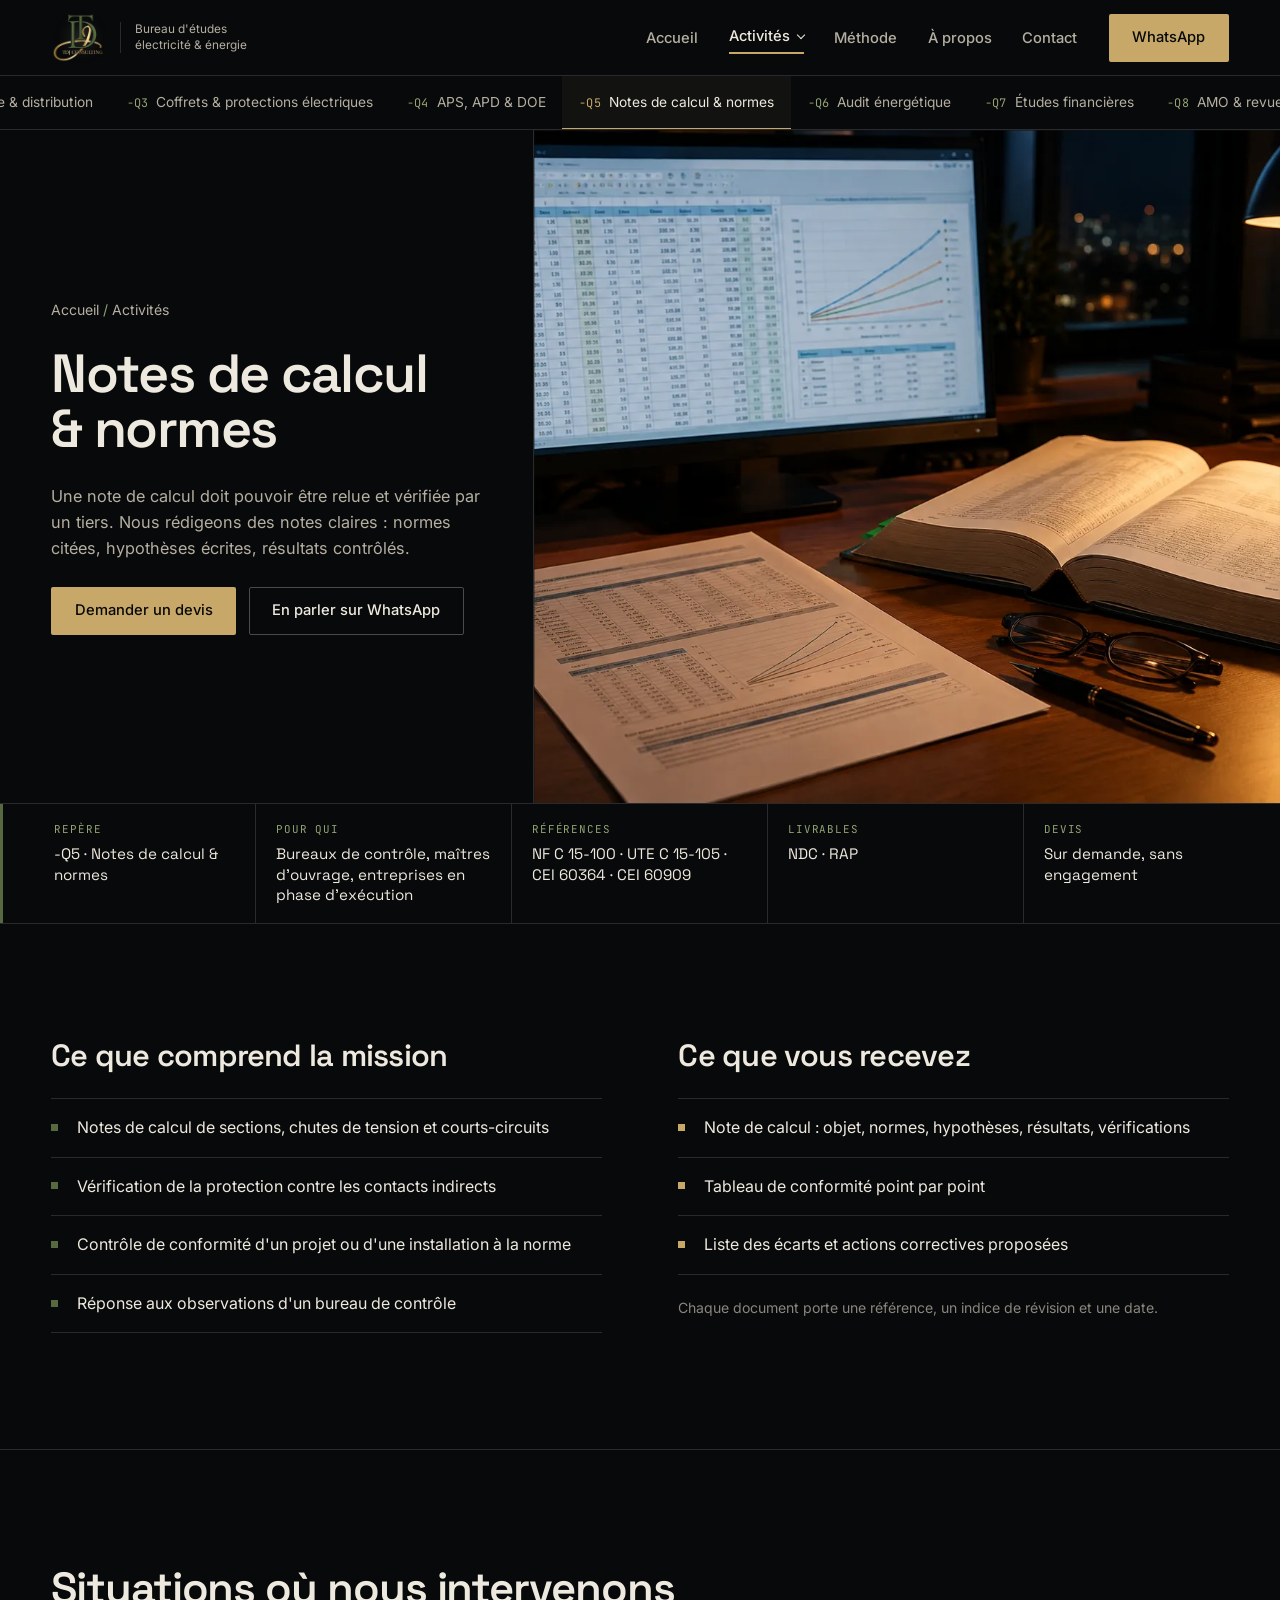
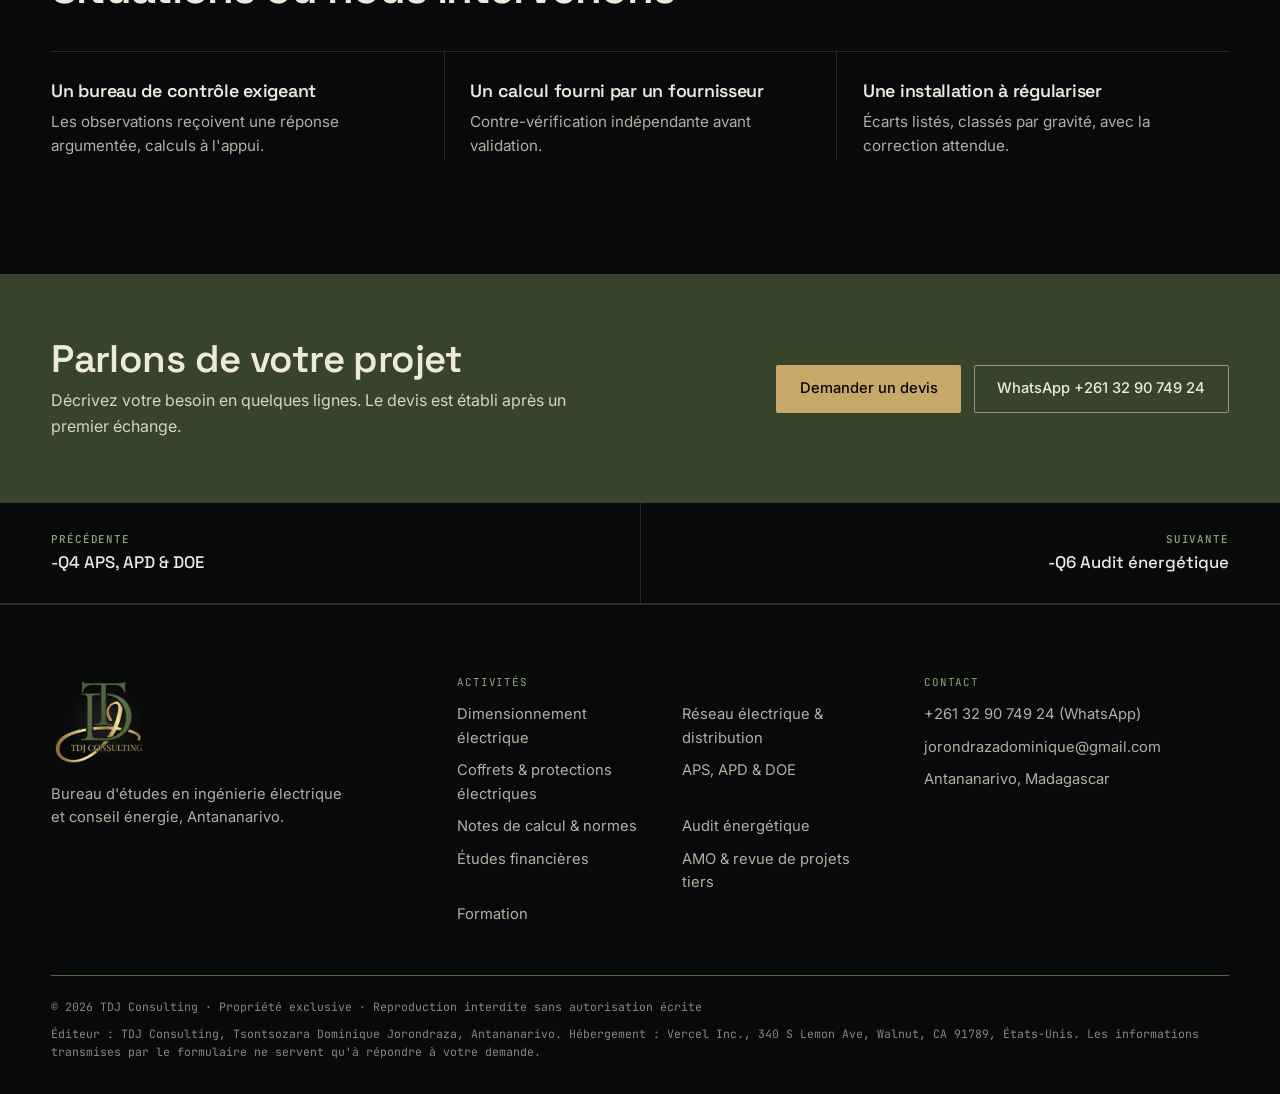
<file: activites/notes-de-calcul-normes.html>
<!DOCTYPE html>
<html lang="fr">
<head>
<meta charset="UTF-8">
<meta name="viewport" content="width=device-width, initial-scale=1.0">
<title>Notes de calcul &amp; normes · TDJ Consulting, bureau d&#x27;études Madagascar</title>
<meta name="description" content="Notes de calcul justificatives et suivi de conformité aux normes applicables.">
<meta property="og:title" content="Notes de calcul &amp; normes · TDJ Consulting, bureau d&#x27;études Madagascar">
<meta property="og:description" content="Notes de calcul justificatives et suivi de conformité aux normes applicables.">
<meta property="og:type" content="website">
<meta property="og:site_name" content="TDJ Consulting">
<meta property="og:locale" content="fr_FR">
<meta property="og:url" content="https://tdj-consulting-site.vercel.app/activites/notes-de-calcul-normes">
<meta property="og:image" content="https://tdj-consulting-site.vercel.app/assets/img/notes-calcul.webp">
<meta name="twitter:card" content="summary_large_image">
<meta name="twitter:title" content="Notes de calcul &amp; normes · TDJ Consulting, bureau d&#x27;études Madagascar">
<meta name="twitter:description" content="Notes de calcul justificatives et suivi de conformité aux normes applicables.">
<meta name="twitter:image" content="https://tdj-consulting-site.vercel.app/assets/img/notes-calcul.webp">
<meta name="robots" content="index, follow, max-image-preview:large">
<meta name="author" content="Tsontsozara Dominique Jorondraza">
<meta name="geo.region" content="MG">
<meta name="theme-color" content="#08090A">
<link rel="canonical" href="https://tdj-consulting-site.vercel.app/activites/notes-de-calcul-normes">
<script type="application/ld+json">{"@context": "https://schema.org", "@type": "Service", "name": "Notes de calcul & normes", "description": "Notes de calcul justificatives et suivi de conformité aux normes applicables.", "provider": {"@type": "ProfessionalService", "name": "TDJ Consulting", "url": "https://tdj-consulting-site.vercel.app/"}, "areaServed": {"@type": "Country", "name": "Madagascar"}, "url": "https://tdj-consulting-site.vercel.app/activites/notes-de-calcul-normes"}</script>
<script type="application/ld+json">{"@context": "https://schema.org", "@type": "BreadcrumbList", "itemListElement": [{"@type": "ListItem", "position": 1, "name": "Accueil", "item": "https://tdj-consulting-site.vercel.app/"}, {"@type": "ListItem", "position": 2, "name": "Notes de calcul & normes", "item": "https://tdj-consulting-site.vercel.app/activites/notes-de-calcul-normes"}]}</script>
<link rel="preload" as="image" href="/assets/img/notes-calcul.webp">
<link rel="preconnect" href="https://fonts.googleapis.com">
<link rel="preconnect" href="https://fonts.gstatic.com" crossorigin>
<link href="https://fonts.googleapis.com/css2?family=Space+Grotesk:wght@400;500;600;700&family=Inter:wght@400;500;600&family=JetBrains+Mono:wght@400;500&display=swap" rel="stylesheet">
<link rel="stylesheet" href="/styles.css">
<link rel="icon" type="image/png" href="/assets/favicon.png">
</head>
<body>
<a class="skip" href="#contenu">Aller au contenu</a>
<header class="site-header">
  <a href="/" class="brand" aria-label="TDJ Consulting, accueil">
    <img src="/assets/img/logo-240.webp" alt="TDJ Consulting" width="54" height="51" class="brand-logo">
    <span class="brand-line">Bureau d'études<br>électricité &amp; énergie</span>
  </a>
  <button class="nav-toggle" aria-expanded="false" aria-controls="main-nav">Menu</button>
  <nav class="main-nav" id="main-nav" aria-label="Navigation principale">
    <ul class="nav-list">
      <li><a href="/">Accueil</a></li>
      <li class="has-menu">
        <button class="menu-btn" aria-expanded="false" aria-controls="menu-activites" aria-current="true">Activités</button>
        <ul class="mega" id="menu-activites" hidden>
          <li><a href="/activites/dimensionnement-electrique"><span class="ref">-Q1</span>Dimensionnement électrique</a></li>
          <li><a href="/activites/reseau-distribution"><span class="ref">-Q2</span>Réseau électrique &amp; distribution</a></li>
          <li><a href="/activites/coffrets-protections"><span class="ref">-Q3</span>Coffrets &amp; protections électriques</a></li>
          <li><a href="/activites/aps-apd-doe"><span class="ref">-Q4</span>APS, APD &amp; DOE</a></li>
          <li><a href="/activites/notes-de-calcul-normes" aria-current="page"><span class="ref">-Q5</span>Notes de calcul &amp; normes</a></li>
          <li><a href="/activites/audit-energetique"><span class="ref">-Q6</span>Audit énergétique</a></li>
          <li><a href="/activites/etudes-financieres"><span class="ref">-Q7</span>Études financières</a></li>
          <li><a href="/activites/amo-revue-projets"><span class="ref">-Q8</span>AMO &amp; revue de projets tiers</a></li>
          <li><a href="/activites/formation"><span class="ref">-Q9</span>Formation</a></li>
        </ul>
      </li>
      <li><a href="/#methode">Méthode</a></li>
      <li><a href="/#apropos">À propos</a></li>
      <li><a href="/#contact">Contact</a></li>
    </ul>
    <a class="btn btn-gold nav-cta" href="https://wa.me/261329074924" target="_blank" rel="noopener">WhatsApp</a>
  </nav>
</header>

<nav class="tab-strip" aria-label="Toutes les activités">
  <ul>
      <li><a href="/activites/dimensionnement-electrique"><span class="ref">-Q1</span>Dimensionnement électrique</a></li>
      <li><a href="/activites/reseau-distribution"><span class="ref">-Q2</span>Réseau électrique &amp; distribution</a></li>
      <li><a href="/activites/coffrets-protections"><span class="ref">-Q3</span>Coffrets &amp; protections électriques</a></li>
      <li><a href="/activites/aps-apd-doe"><span class="ref">-Q4</span>APS, APD &amp; DOE</a></li>
      <li><a href="/activites/notes-de-calcul-normes" aria-current="page"><span class="ref">-Q5</span>Notes de calcul &amp; normes</a></li>
      <li><a href="/activites/audit-energetique"><span class="ref">-Q6</span>Audit énergétique</a></li>
      <li><a href="/activites/etudes-financieres"><span class="ref">-Q7</span>Études financières</a></li>
      <li><a href="/activites/amo-revue-projets"><span class="ref">-Q8</span>AMO &amp; revue de projets tiers</a></li>
      <li><a href="/activites/formation"><span class="ref">-Q9</span>Formation</a></li>
  </ul>
</nav>
<main id="contenu">

  <section class="hero hero-act" aria-labelledby="act-h1">
    <div class="hero-copy">
      <p class="crumbs"><a href="/">Accueil</a> <span aria-hidden="true">/</span> <a href="/#activites">Activités</a></p>
      <h1 id="act-h1">Notes de calcul &amp; normes</h1>
      <p class="lede">Une note de calcul doit pouvoir être relue et vérifiée par un tiers. Nous rédigeons des notes claires : normes citées, hypothèses écrites, résultats contrôlés.</p>
      <div class="actions">
        <a class="btn btn-gold" href="/?sujet=notes-de-calcul-normes#contact">Demander un devis</a>
        <a class="btn btn-line" href="https://wa.me/261329074924?text=Bonjour, je souhaite échanger sur une mission : Notes de calcul &amp; normes" target="_blank" rel="noopener">En parler sur WhatsApp</a>
      </div>
    </div>
    <figure class="hero-media">
      <img src="/assets/img/notes-calcul.webp" alt="Écran affichant un tableau de calcul, rapport imprimé et recueil de normes ouvert sous une lampe" width="1400" height="933" fetchpriority="high">
    </figure>
  </section>

  <div class="cartouche" role="group" aria-label="Fiche signalétique">
    <div class="cell"><span class="cell-k">Repère</span><span class="cell-v">-Q5 · Notes de calcul &amp; normes</span></div>
    <div class="cell"><span class="cell-k">Pour qui</span><span class="cell-v">Bureaux de contrôle, maîtres d&#x27;ouvrage, entreprises en phase d&#x27;exécution</span></div>
    <div class="cell"><span class="cell-k">Références</span><span class="cell-v">NF C 15-100 · UTE C 15-105 · CEI 60364 · CEI 60909</span></div>
    <div class="cell"><span class="cell-k">Livrables</span><span class="cell-v">NDC · RAP</span></div>
    <div class="cell"><span class="cell-k">Devis</span><span class="cell-v">Sur demande, sans engagement</span></div>
  </div>

  <section class="section detail" aria-label="Contenu de la mission">
    <div class="detail-col">
      <h2>Ce que comprend la mission</h2>
      <ul class="sq-list">
        <li>Notes de calcul de sections, chutes de tension et courts-circuits</li>
        <li>Vérification de la protection contre les contacts indirects</li>
        <li>Contrôle de conformité d&#x27;un projet ou d&#x27;une installation à la norme</li>
        <li>Réponse aux observations d&#x27;un bureau de contrôle</li>
      </ul>
    </div>
    <div class="detail-col deliv">
      <h2>Ce que vous recevez</h2>
      <ul class="sq-list">
        <li>Note de calcul : objet, normes, hypothèses, résultats, vérifications</li>
        <li>Tableau de conformité point par point</li>
        <li>Liste des écarts et actions correctives proposées</li>
      </ul>
      <p class="note">Chaque document porte une référence, un indice de révision et une date.</p>
    </div>
  </section>

  <section class="section cases" aria-labelledby="cases-title">
    <h2 id="cases-title">Situations où nous intervenons</h2>
    <ul class="case-list">
      <li><h3>Un bureau de contrôle exigeant</h3><p>Les observations reçoivent une réponse argumentée, calculs à l&#x27;appui.</p></li>
      <li><h3>Un calcul fourni par un fournisseur</h3><p>Contre-vérification indépendante avant validation.</p></li>
      <li><h3>Une installation à régulariser</h3><p>Écarts listés, classés par gravité, avec la correction attendue.</p></li>
    </ul>
  </section>

  <section class="cta-band" aria-labelledby="cta-title">
    <div>
      <h2 id="cta-title">Parlons de votre projet</h2>
      <p>Décrivez votre besoin en quelques lignes. Le devis est établi après un premier échange.</p>
    </div>
    <div class="actions">
      <a class="btn btn-gold" href="/?sujet=notes-de-calcul-normes#contact">Demander un devis</a>
      <a class="btn btn-ivory-line" href="https://wa.me/261329074924" target="_blank" rel="noopener">WhatsApp +261 32 90 749 24</a>
    </div>
  </section>

  <nav class="pager" aria-label="Activité précédente et suivante">
    <a class="pager-prev" href="/activites/aps-apd-doe"><span class="cell-k">Précédente</span><span>-Q4 APS, APD &amp; DOE</span></a>
    <a class="pager-next" href="/activites/audit-energetique"><span class="cell-k">Suivante</span><span>-Q6 Audit énergétique</span></a>
  </nav>

</main>
<footer class="site-footer">
  <div class="footer-grid">
    <div class="footer-brand">
      <img src="/assets/img/logo-240.webp" alt="TDJ Consulting" width="96" height="90" loading="lazy">
      <p>Bureau d'études en ingénierie électrique et conseil énergie, Antananarivo.</p>
    </div>
    <nav aria-label="Activités">
      <h2 class="footer-h">Activités</h2>
      <ul>
      <li><a href="/activites/dimensionnement-electrique">Dimensionnement électrique</a></li>
      <li><a href="/activites/reseau-distribution">Réseau électrique &amp; distribution</a></li>
      <li><a href="/activites/coffrets-protections">Coffrets &amp; protections électriques</a></li>
      <li><a href="/activites/aps-apd-doe">APS, APD &amp; DOE</a></li>
      <li><a href="/activites/notes-de-calcul-normes">Notes de calcul &amp; normes</a></li>
      <li><a href="/activites/audit-energetique">Audit énergétique</a></li>
      <li><a href="/activites/etudes-financieres">Études financières</a></li>
      <li><a href="/activites/amo-revue-projets">AMO &amp; revue de projets tiers</a></li>
      <li><a href="/activites/formation">Formation</a></li>
      </ul>
    </nav>
    <div>
      <h2 class="footer-h">Contact</h2>
      <ul>
        <li><a href="https://wa.me/261329074924" target="_blank" rel="noopener">+261 32 90 749 24 (WhatsApp)</a></li>
        <li><a href="mailto:jorondrazadominique@gmail.com">jorondrazadominique@gmail.com</a></li>
        <li>Antananarivo, Madagascar</li>
      </ul>
    </div>
  </div>
  <div class="footer-legal">
    <p>© <span class="year">2026</span> TDJ Consulting · Propriété exclusive · Reproduction interdite sans autorisation écrite</p>
    <p>Éditeur : TDJ Consulting, Tsontsozara Dominique Jorondraza, Antananarivo. Hébergement : Vercel Inc., 340 S Lemon Ave, Walnut, CA 91789, États-Unis. Les informations transmises par le formulaire ne servent qu'à répondre à votre demande.</p>
  </div>
</footer>
<script src="/script.js" defer></script>
</body>
</html>
</file>
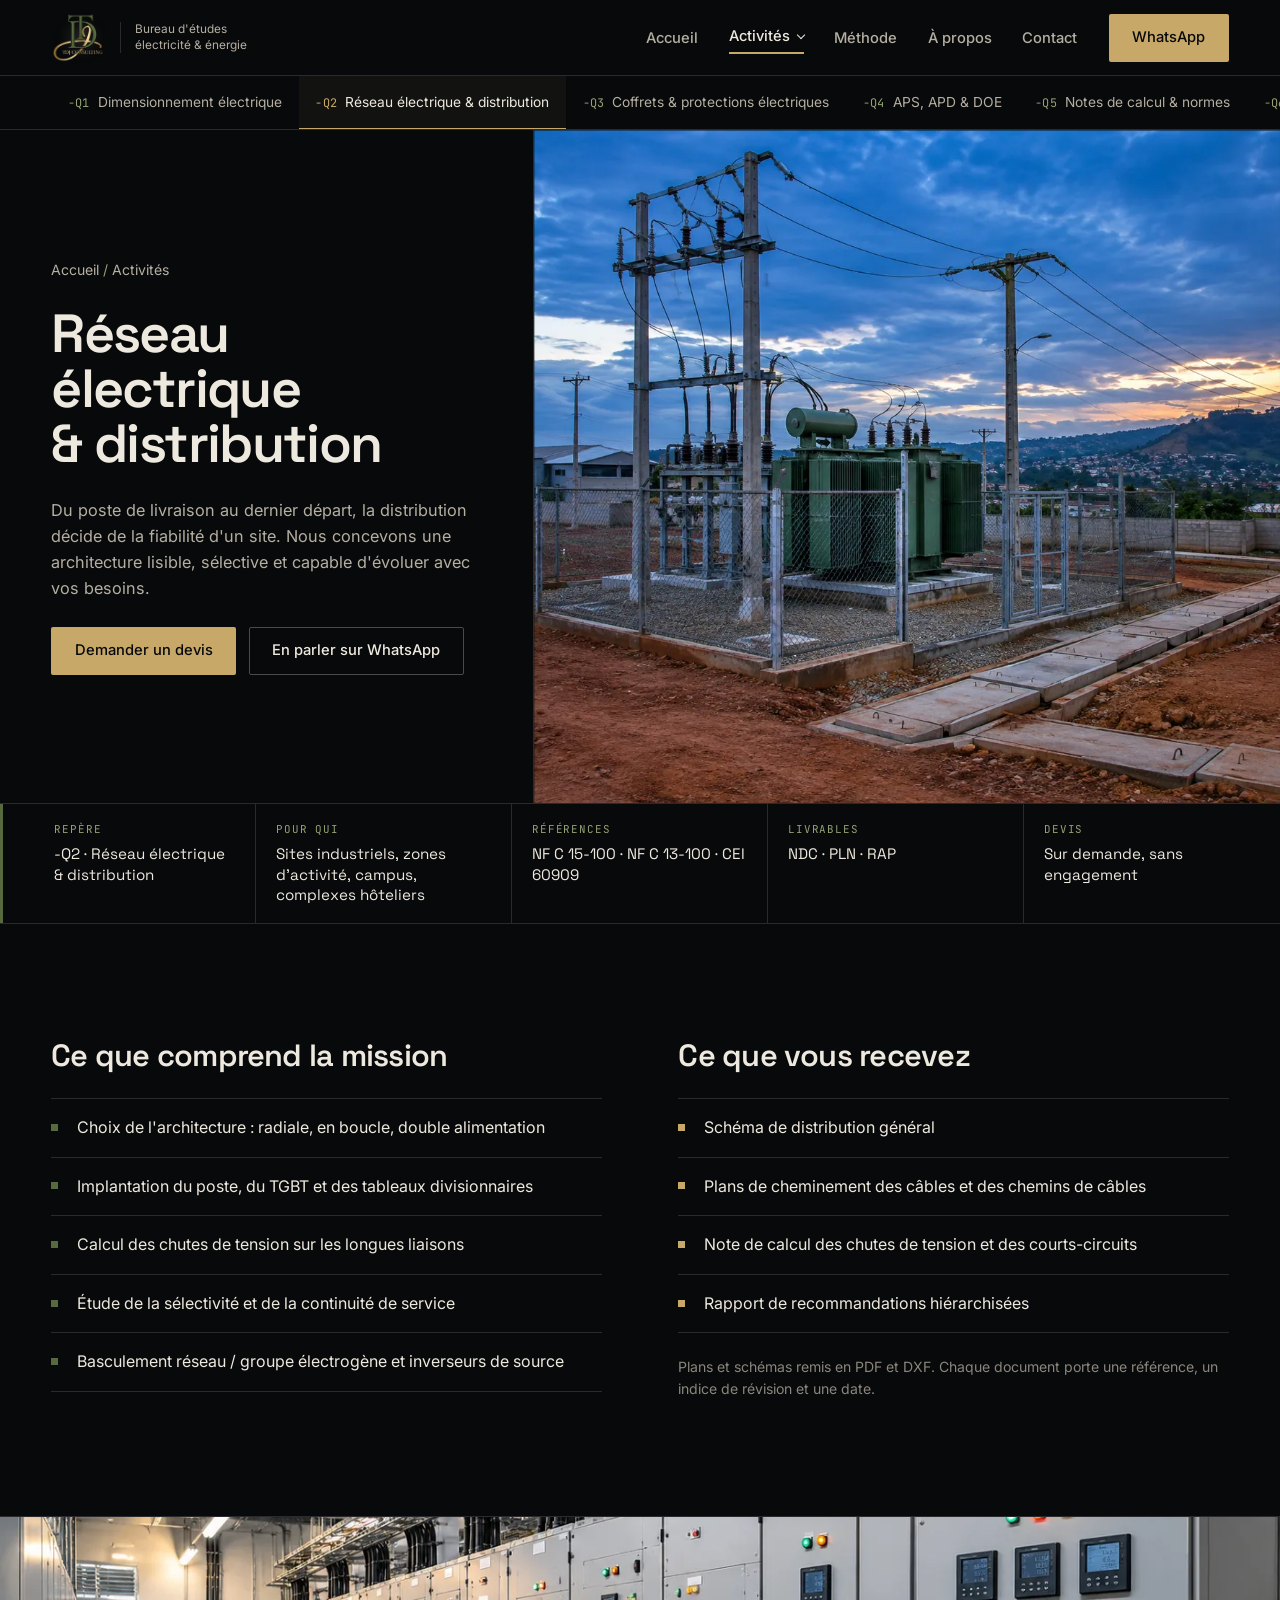
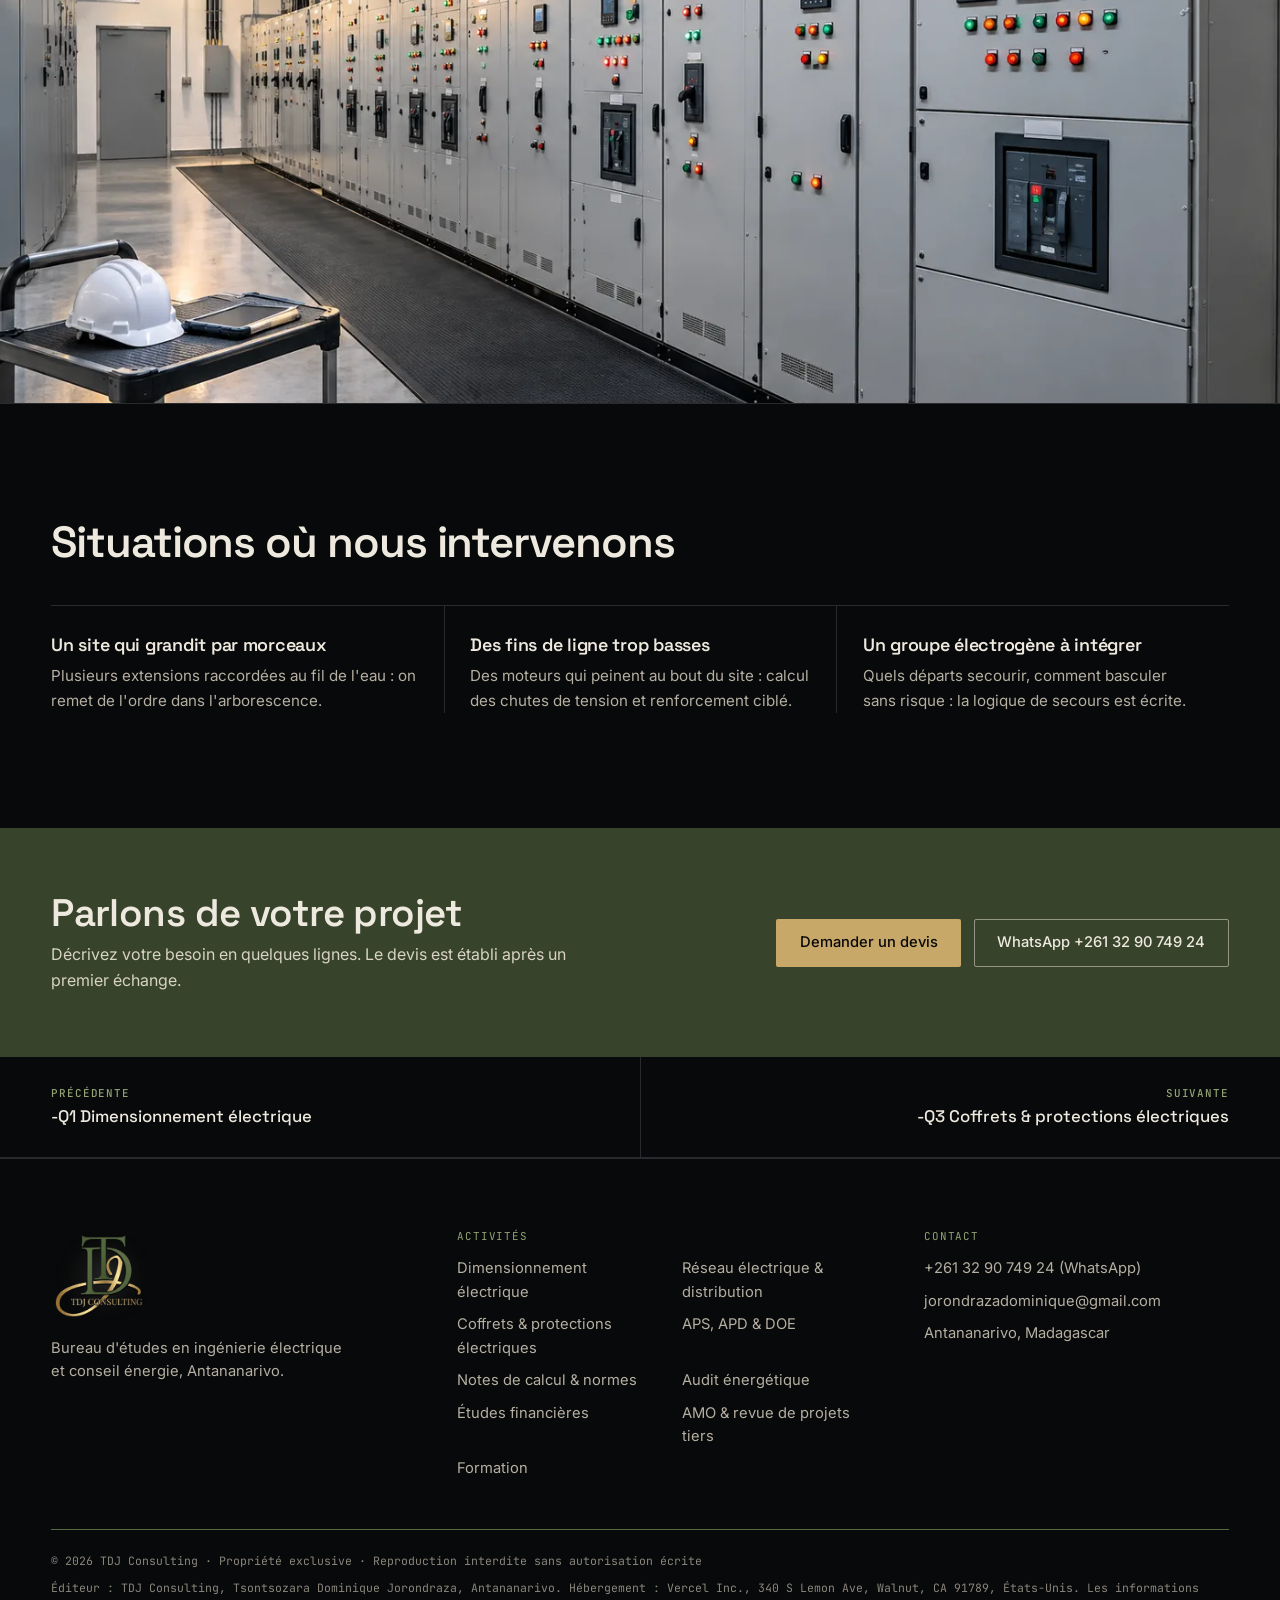
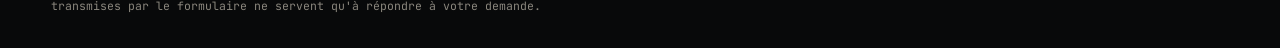
<file: activites/reseau-distribution.html>
<!DOCTYPE html>
<html lang="fr">
<head>
<meta charset="UTF-8">
<meta name="viewport" content="width=device-width, initial-scale=1.0">
<title>Réseau électrique &amp; distribution · TDJ Consulting, bureau d&#x27;études Madagascar</title>
<meta name="description" content="Architecture de distribution basse tension, poste de livraison, chutes de tension et continuité de service.">
<meta property="og:title" content="Réseau électrique &amp; distribution · TDJ Consulting, bureau d&#x27;études Madagascar">
<meta property="og:description" content="Architecture de distribution basse tension, poste de livraison, chutes de tension et continuité de service.">
<meta property="og:type" content="website">
<meta property="og:site_name" content="TDJ Consulting">
<meta property="og:locale" content="fr_FR">
<meta property="og:url" content="https://tdj-consulting-site.vercel.app/activites/reseau-distribution">
<meta property="og:image" content="https://tdj-consulting-site.vercel.app/assets/img/reseau.webp">
<meta name="twitter:card" content="summary_large_image">
<meta name="twitter:title" content="Réseau électrique &amp; distribution · TDJ Consulting, bureau d&#x27;études Madagascar">
<meta name="twitter:description" content="Architecture de distribution basse tension, poste de livraison, chutes de tension et continuité de service.">
<meta name="twitter:image" content="https://tdj-consulting-site.vercel.app/assets/img/reseau.webp">
<meta name="robots" content="index, follow, max-image-preview:large">
<meta name="author" content="Tsontsozara Dominique Jorondraza">
<meta name="geo.region" content="MG">
<meta name="theme-color" content="#08090A">
<link rel="canonical" href="https://tdj-consulting-site.vercel.app/activites/reseau-distribution">
<script type="application/ld+json">{"@context": "https://schema.org", "@type": "Service", "name": "Réseau électrique & distribution", "description": "Architecture de distribution basse tension, poste de livraison, chutes de tension et continuité de service.", "provider": {"@type": "ProfessionalService", "name": "TDJ Consulting", "url": "https://tdj-consulting-site.vercel.app/"}, "areaServed": {"@type": "Country", "name": "Madagascar"}, "url": "https://tdj-consulting-site.vercel.app/activites/reseau-distribution"}</script>
<script type="application/ld+json">{"@context": "https://schema.org", "@type": "BreadcrumbList", "itemListElement": [{"@type": "ListItem", "position": 1, "name": "Accueil", "item": "https://tdj-consulting-site.vercel.app/"}, {"@type": "ListItem", "position": 2, "name": "Réseau électrique & distribution", "item": "https://tdj-consulting-site.vercel.app/activites/reseau-distribution"}]}</script>
<link rel="preload" as="image" href="/assets/img/reseau.webp">
<link rel="preconnect" href="https://fonts.googleapis.com">
<link rel="preconnect" href="https://fonts.gstatic.com" crossorigin>
<link href="https://fonts.googleapis.com/css2?family=Space+Grotesk:wght@400;500;600;700&family=Inter:wght@400;500;600&family=JetBrains+Mono:wght@400;500&display=swap" rel="stylesheet">
<link rel="stylesheet" href="/styles.css">
<link rel="icon" type="image/png" href="/assets/favicon.png">
</head>
<body>
<a class="skip" href="#contenu">Aller au contenu</a>
<header class="site-header">
  <a href="/" class="brand" aria-label="TDJ Consulting, accueil">
    <img src="/assets/img/logo-240.webp" alt="TDJ Consulting" width="54" height="51" class="brand-logo">
    <span class="brand-line">Bureau d'études<br>électricité &amp; énergie</span>
  </a>
  <button class="nav-toggle" aria-expanded="false" aria-controls="main-nav">Menu</button>
  <nav class="main-nav" id="main-nav" aria-label="Navigation principale">
    <ul class="nav-list">
      <li><a href="/">Accueil</a></li>
      <li class="has-menu">
        <button class="menu-btn" aria-expanded="false" aria-controls="menu-activites" aria-current="true">Activités</button>
        <ul class="mega" id="menu-activites" hidden>
          <li><a href="/activites/dimensionnement-electrique"><span class="ref">-Q1</span>Dimensionnement électrique</a></li>
          <li><a href="/activites/reseau-distribution" aria-current="page"><span class="ref">-Q2</span>Réseau électrique &amp; distribution</a></li>
          <li><a href="/activites/coffrets-protections"><span class="ref">-Q3</span>Coffrets &amp; protections électriques</a></li>
          <li><a href="/activites/aps-apd-doe"><span class="ref">-Q4</span>APS, APD &amp; DOE</a></li>
          <li><a href="/activites/notes-de-calcul-normes"><span class="ref">-Q5</span>Notes de calcul &amp; normes</a></li>
          <li><a href="/activites/audit-energetique"><span class="ref">-Q6</span>Audit énergétique</a></li>
          <li><a href="/activites/etudes-financieres"><span class="ref">-Q7</span>Études financières</a></li>
          <li><a href="/activites/amo-revue-projets"><span class="ref">-Q8</span>AMO &amp; revue de projets tiers</a></li>
          <li><a href="/activites/formation"><span class="ref">-Q9</span>Formation</a></li>
        </ul>
      </li>
      <li><a href="/#methode">Méthode</a></li>
      <li><a href="/#apropos">À propos</a></li>
      <li><a href="/#contact">Contact</a></li>
    </ul>
    <a class="btn btn-gold nav-cta" href="https://wa.me/261329074924" target="_blank" rel="noopener">WhatsApp</a>
  </nav>
</header>

<nav class="tab-strip" aria-label="Toutes les activités">
  <ul>
      <li><a href="/activites/dimensionnement-electrique"><span class="ref">-Q1</span>Dimensionnement électrique</a></li>
      <li><a href="/activites/reseau-distribution" aria-current="page"><span class="ref">-Q2</span>Réseau électrique &amp; distribution</a></li>
      <li><a href="/activites/coffrets-protections"><span class="ref">-Q3</span>Coffrets &amp; protections électriques</a></li>
      <li><a href="/activites/aps-apd-doe"><span class="ref">-Q4</span>APS, APD &amp; DOE</a></li>
      <li><a href="/activites/notes-de-calcul-normes"><span class="ref">-Q5</span>Notes de calcul &amp; normes</a></li>
      <li><a href="/activites/audit-energetique"><span class="ref">-Q6</span>Audit énergétique</a></li>
      <li><a href="/activites/etudes-financieres"><span class="ref">-Q7</span>Études financières</a></li>
      <li><a href="/activites/amo-revue-projets"><span class="ref">-Q8</span>AMO &amp; revue de projets tiers</a></li>
      <li><a href="/activites/formation"><span class="ref">-Q9</span>Formation</a></li>
  </ul>
</nav>
<main id="contenu">

  <section class="hero hero-act" aria-labelledby="act-h1">
    <div class="hero-copy">
      <p class="crumbs"><a href="/">Accueil</a> <span aria-hidden="true">/</span> <a href="/#activites">Activités</a></p>
      <h1 id="act-h1">Réseau électrique &amp; distribution</h1>
      <p class="lede">Du poste de livraison au dernier départ, la distribution décide de la fiabilité d&#x27;un site. Nous concevons une architecture lisible, sélective et capable d&#x27;évoluer avec vos besoins.</p>
      <div class="actions">
        <a class="btn btn-gold" href="/?sujet=reseau-distribution#contact">Demander un devis</a>
        <a class="btn btn-line" href="https://wa.me/261329074924?text=Bonjour, je souhaite échanger sur une mission : Réseau électrique &amp; distribution" target="_blank" rel="noopener">En parler sur WhatsApp</a>
      </div>
    </div>
    <figure class="hero-media">
      <img src="/assets/img/reseau.webp" alt="Poste de transformation et lignes électriques au crépuscule, collines en arrière-plan" width="1400" height="933" fetchpriority="high">
    </figure>
  </section>

  <div class="cartouche" role="group" aria-label="Fiche signalétique">
    <div class="cell"><span class="cell-k">Repère</span><span class="cell-v">-Q2 · Réseau électrique &amp; distribution</span></div>
    <div class="cell"><span class="cell-k">Pour qui</span><span class="cell-v">Sites industriels, zones d&#x27;activité, campus, complexes hôteliers</span></div>
    <div class="cell"><span class="cell-k">Références</span><span class="cell-v">NF C 15-100 · NF C 13-100 · CEI 60909</span></div>
    <div class="cell"><span class="cell-k">Livrables</span><span class="cell-v">NDC · PLN · RAP</span></div>
    <div class="cell"><span class="cell-k">Devis</span><span class="cell-v">Sur demande, sans engagement</span></div>
  </div>

  <section class="section detail" aria-label="Contenu de la mission">
    <div class="detail-col">
      <h2>Ce que comprend la mission</h2>
      <ul class="sq-list">
        <li>Choix de l&#x27;architecture : radiale, en boucle, double alimentation</li>
        <li>Implantation du poste, du TGBT et des tableaux divisionnaires</li>
        <li>Calcul des chutes de tension sur les longues liaisons</li>
        <li>Étude de la sélectivité et de la continuité de service</li>
        <li>Basculement réseau / groupe électrogène et inverseurs de source</li>
      </ul>
    </div>
    <div class="detail-col deliv">
      <h2>Ce que vous recevez</h2>
      <ul class="sq-list">
        <li>Schéma de distribution général</li>
        <li>Plans de cheminement des câbles et des chemins de câbles</li>
        <li>Note de calcul des chutes de tension et des courts-circuits</li>
        <li>Rapport de recommandations hiérarchisées</li>
      </ul>
      <p class="note">Plans et schémas remis en PDF et DXF. Chaque document porte une référence, un indice de révision et une date.</p>
    </div>
  </section>

  <figure class="wide-figure">
    <img src="/assets/img/tgbt.webp" alt="Salle TGBT : rangée d&#x27;armoires basse tension, casque et tablette posés sur un chariot d&#x27;inspection" width="1400" height="933" loading="lazy">
  </figure>
  <section class="section cases" aria-labelledby="cases-title">
    <h2 id="cases-title">Situations où nous intervenons</h2>
    <ul class="case-list">
      <li><h3>Un site qui grandit par morceaux</h3><p>Plusieurs extensions raccordées au fil de l&#x27;eau : on remet de l&#x27;ordre dans l&#x27;arborescence.</p></li>
      <li><h3>Des fins de ligne trop basses</h3><p>Des moteurs qui peinent au bout du site : calcul des chutes de tension et renforcement ciblé.</p></li>
      <li><h3>Un groupe électrogène à intégrer</h3><p>Quels départs secourir, comment basculer sans risque : la logique de secours est écrite.</p></li>
    </ul>
  </section>

  <section class="cta-band" aria-labelledby="cta-title">
    <div>
      <h2 id="cta-title">Parlons de votre projet</h2>
      <p>Décrivez votre besoin en quelques lignes. Le devis est établi après un premier échange.</p>
    </div>
    <div class="actions">
      <a class="btn btn-gold" href="/?sujet=reseau-distribution#contact">Demander un devis</a>
      <a class="btn btn-ivory-line" href="https://wa.me/261329074924" target="_blank" rel="noopener">WhatsApp +261 32 90 749 24</a>
    </div>
  </section>

  <nav class="pager" aria-label="Activité précédente et suivante">
    <a class="pager-prev" href="/activites/dimensionnement-electrique"><span class="cell-k">Précédente</span><span>-Q1 Dimensionnement électrique</span></a>
    <a class="pager-next" href="/activites/coffrets-protections"><span class="cell-k">Suivante</span><span>-Q3 Coffrets &amp; protections électriques</span></a>
  </nav>

</main>
<footer class="site-footer">
  <div class="footer-grid">
    <div class="footer-brand">
      <img src="/assets/img/logo-240.webp" alt="TDJ Consulting" width="96" height="90" loading="lazy">
      <p>Bureau d'études en ingénierie électrique et conseil énergie, Antananarivo.</p>
    </div>
    <nav aria-label="Activités">
      <h2 class="footer-h">Activités</h2>
      <ul>
      <li><a href="/activites/dimensionnement-electrique">Dimensionnement électrique</a></li>
      <li><a href="/activites/reseau-distribution">Réseau électrique &amp; distribution</a></li>
      <li><a href="/activites/coffrets-protections">Coffrets &amp; protections électriques</a></li>
      <li><a href="/activites/aps-apd-doe">APS, APD &amp; DOE</a></li>
      <li><a href="/activites/notes-de-calcul-normes">Notes de calcul &amp; normes</a></li>
      <li><a href="/activites/audit-energetique">Audit énergétique</a></li>
      <li><a href="/activites/etudes-financieres">Études financières</a></li>
      <li><a href="/activites/amo-revue-projets">AMO &amp; revue de projets tiers</a></li>
      <li><a href="/activites/formation">Formation</a></li>
      </ul>
    </nav>
    <div>
      <h2 class="footer-h">Contact</h2>
      <ul>
        <li><a href="https://wa.me/261329074924" target="_blank" rel="noopener">+261 32 90 749 24 (WhatsApp)</a></li>
        <li><a href="mailto:jorondrazadominique@gmail.com">jorondrazadominique@gmail.com</a></li>
        <li>Antananarivo, Madagascar</li>
      </ul>
    </div>
  </div>
  <div class="footer-legal">
    <p>© <span class="year">2026</span> TDJ Consulting · Propriété exclusive · Reproduction interdite sans autorisation écrite</p>
    <p>Éditeur : TDJ Consulting, Tsontsozara Dominique Jorondraza, Antananarivo. Hébergement : Vercel Inc., 340 S Lemon Ave, Walnut, CA 91789, États-Unis. Les informations transmises par le formulaire ne servent qu'à répondre à votre demande.</p>
  </div>
</footer>
<script src="/script.js" defer></script>
</body>
</html>
</file>
<file: styles.css>
/* =========================================================
   TDJ Consulting — feuille de style
   Charte : le noir domine, le vert structure, l'or signe.
   Pas de dégradé, pas d'ombre portée.
   ========================================================= */
:root{
  --noir: #08090A;
  --noir-2: #121310;
  --noir-3: #1A1C17;
  --filet: #2A2A2E;
  --vert-profond: #37432A;
  --vert: #57693F;
  --vert-txt: #93A374;      /* vert armée éclairci pour le texte sur noir (contraste AA) */
  --or: #C8A868;
  --or-clair: #DCC48C;
  --ivoire: #EEE9DF;
  --ivoire-2: #B5AFA2;
  --gris: #8A867D;

  --f-titre: 'Space Grotesk', Arial, sans-serif;
  --f-texte: 'Inter', Calibri, sans-serif;
  --f-data: 'JetBrains Mono', Consolas, monospace;

  --gutter: clamp(1.25rem, 4vw, 3.5rem);
  --maxw: 1360px;
  --header-h: 76px;
}

*,*::before,*::after{ box-sizing: border-box; }
html{ scroll-behavior: smooth; scroll-padding-top: calc(var(--header-h) + 12px); }
body{
  margin: 0;
  background: var(--noir);
  color: var(--ivoire);
  font: 400 1rem/1.6 var(--f-texte);
  -webkit-font-smoothing: antialiased;
  text-rendering: optimizeLegibility;
}
img{ display: block; max-width: 100%; height: auto; }
a{ color: inherit; }
h1,h2,h3{ font-family: var(--f-titre); font-weight: 600; margin: 0; letter-spacing: -0.015em; line-height: 1.1; }
p{ margin: 0; }
ul,ol,dl,dd{ margin: 0; padding: 0; }
figure{ margin: 0; }
:focus-visible{ outline: 2px solid var(--or); outline-offset: 3px; }

.skip{
  position: absolute; left: 1rem; top: -100px; z-index: 100;
  background: var(--or); color: var(--noir); padding: .6rem 1rem; text-decoration: none;
}
.skip:focus{ top: 1rem; }

.ref{
  font-family: var(--f-data);
  font-size: .74rem;
  color: var(--vert-txt);
  letter-spacing: .02em;
}

/* ---------------------------------------------- boutons */
.btn{
  display: inline-flex; align-items: center; justify-content: center;
  min-height: 48px; padding: .7rem 1.4rem;
  border: 1px solid transparent; border-radius: 2px;
  font: 500 .92rem/1.2 var(--f-texte);
  text-decoration: none; cursor: pointer; text-align: center;
  transition: background-color .2s, border-color .2s, color .2s;
}
.btn-gold{ background: var(--or); color: var(--noir); }
.btn-gold:hover{ background: var(--or-clair); }
.btn-line{ border-color: #4a4a48; color: var(--ivoire); background: transparent; }
.btn-line:hover{ border-color: var(--or); color: var(--or); }
.btn-ivory-line{ border-color: rgba(238,233,223,.5); color: var(--ivoire); }
.btn-ivory-line:hover{ border-color: var(--ivoire); background: var(--ivoire); color: var(--vert-profond); }
.actions{ display: flex; flex-wrap: wrap; gap: .8rem; }

.link-arrow{
  display: inline-block; color: var(--or); text-decoration: none;
  border-bottom: 1px solid currentColor; padding-bottom: 2px; font-weight: 500;
}
.link-arrow:hover{ color: var(--or-clair); }

/* ---------------------------------------------- en-tête */
.site-header{
  position: sticky; top: 0; z-index: 50;
  height: var(--header-h);
  display: flex; align-items: center; justify-content: space-between; gap: 1.5rem;
  padding: 0 var(--gutter);
  background: var(--noir);
  border-bottom: 1px solid var(--filet);
}
.brand{ display: flex; align-items: center; gap: .9rem; text-decoration: none; }
.brand-logo{ width: 54px; height: auto; }
.brand-line{
  font-size: .74rem; line-height: 1.3; color: var(--ivoire-2);
  padding-left: .9rem; border-left: 1px solid var(--filet);
}
.main-nav{ display: flex; align-items: center; gap: 2rem; }
.nav-list{ list-style: none; display: flex; align-items: center; gap: 1.9rem; }
.nav-list > li > a, .menu-btn{
  font: 500 .92rem/1 var(--f-texte); color: var(--ivoire-2); text-decoration: none;
  background: none; border: 0; padding: .5rem 0; cursor: pointer;
  border-bottom: 2px solid transparent;
}
.nav-list > li > a:hover, .menu-btn:hover{ color: var(--ivoire); }
.nav-list > li > a[aria-current="page"], .menu-btn[aria-current="true"]{ color: var(--ivoire); border-bottom-color: var(--or); }
.menu-btn::after{ content: ""; display: inline-block; width: 6px; height: 6px; margin-left: .5rem; border-right: 1.5px solid currentColor; border-bottom: 1.5px solid currentColor; transform: translateY(-3px) rotate(45deg); transition: transform .2s; }
.menu-btn[aria-expanded="true"]::after{ transform: translateY(0) rotate(-135deg); }
.has-menu{ position: relative; }
.mega{
  position: absolute; top: calc(100% + 22px); left: 50%; transform: translateX(-50%);
  width: min(760px, 92vw);
  list-style: none;
  display: grid; grid-template-columns: repeat(3, 1fr);
  background: var(--noir-2); border: 1px solid var(--filet);
  gap: 1px;
}
.mega[hidden]{ display: none; }
.mega::before{ content: ""; position: absolute; left: 0; right: 0; top: 0; height: 2px; background: var(--or); }
.mega a{
  display: flex; flex-direction: column; gap: .25rem;
  padding: 1rem 1.1rem; text-decoration: none; font-size: .9rem; color: var(--ivoire);
  background: var(--noir-2);
}
.mega a:hover, .mega a[aria-current="page"]{ background: var(--noir-3); color: var(--or); }
.nav-toggle{ display: none; }

/* ---------------------------------------------- héros */
.hero{
  display: grid;
  grid-template-columns: minmax(0, 5fr) minmax(0, 7fr);
  min-height: min(calc(100svh - var(--header-h) - 92px), 780px);
  border-bottom: 1px solid var(--filet);
}
.hero-copy{
  display: flex; flex-direction: column; justify-content: center; gap: 1.6rem;
  padding: clamp(2.5rem, 6vw, 5rem) var(--gutter);
  max-width: 680px; margin-left: auto;
}
.kicker, .crumbs{ font-size: .88rem; color: var(--vert-txt); }
.crumbs a{ color: var(--ivoire-2); text-decoration: none; }
.crumbs a:hover{ color: var(--or); }
.hero h1{
  font-size: clamp(2.3rem, 3.9vw, 3.6rem);
  line-height: 1.02; letter-spacing: -0.03em; font-weight: 600;
  text-wrap: balance;
}
.hero-act h1{ font-size: clamp(2.3rem, 4.2vw, 3.8rem); }
.lede{ font-size: clamp(1.02rem, 1.25vw, 1.15rem); color: var(--ivoire-2); max-width: 52ch; }
.hero-media{ position: relative; overflow: hidden; background: var(--noir-2); border-left: 1px solid var(--filet); }
.hero-media img, .hero-media picture{ width: 100%; height: 100%; }
.hero-media img{ object-fit: cover; object-position: 42% 50%; }

/* le moment d'ouverture : la photo se déroule comme un plan qu'on étale */
@media (prefers-reduced-motion: no-preference){
  .hero-media img{ animation: unroll 1.1s cubic-bezier(.7,0,.2,1) .15s both; }
  .hero-copy > *{ animation: rise .7s ease-out both; }
  .hero-copy > :nth-child(2){ animation-delay: .08s; }
  .hero-copy > :nth-child(3){ animation-delay: .16s; }
  .hero-copy > :nth-child(4){ animation-delay: .24s; }
}
@keyframes unroll{ from{ clip-path: inset(0 100% 0 0); } to{ clip-path: inset(0 0 0 0); } }
@keyframes rise{ from{ opacity: 0; transform: translateY(10px); } to{ opacity: 1; transform: none; } }

/* ---------------------------------------------- cartouche (ISO 7200) */
.cartouche{
  display: grid; grid-template-columns: repeat(5, minmax(0, 1fr));
  border-bottom: 1px solid var(--filet);
  background: var(--noir);
}
.cell{
  display: flex; flex-direction: column; gap: .35rem;
  padding: 1.05rem 1.25rem;
  border-right: 1px solid var(--filet);
  min-width: 0;
}
.cell:first-child{ padding-left: var(--gutter); border-left: 3px solid var(--vert); }
.cell:last-child{ border-right: 0; }
.cell-k{
  font-family: var(--f-data); font-size: .68rem; letter-spacing: .08em; text-transform: uppercase;
  color: var(--vert-txt);
}
.cell-v{ font-family: var(--f-titre); font-size: .95rem; line-height: 1.35; color: var(--ivoire); }

/* ---------------------------------------------- sections */
.section{
  max-width: var(--maxw); margin: 0 auto;
  padding: clamp(4rem, 9vw, 7.5rem) var(--gutter);
}
.section + .section{ border-top: 1px solid var(--filet); }
.section-head{ display: grid; grid-template-columns: minmax(0, 1fr) minmax(0, 1fr); gap: 2rem 4rem; align-items: end; margin-bottom: clamp(2.5rem, 5vw, 4rem); }
.section-head h2, .section h2{ font-size: clamp(1.9rem, 3.4vw, 2.9rem); letter-spacing: -0.025em; text-wrap: balance; }
.section-head p{ color: var(--ivoire-2); max-width: 58ch; }

/* ---------------------------------------------- jeu de barres (activités) */
.bus-wrap{ display: grid; grid-template-columns: minmax(280px, 400px) minmax(0, 1fr); gap: clamp(2rem, 5vw, 4.5rem); align-items: start; }
.bus-list{ list-style: none; position: relative; padding: .4rem 0; }
.bus-list::before{ /* la barre */
  content: ""; position: absolute; left: 9px; top: 0; bottom: 0; width: 4px; background: var(--or);
}
.bus-list button{
  position: relative; width: 100%;
  display: grid; grid-template-columns: 42px minmax(0, 1fr); align-items: baseline; gap: .6rem;
  padding: .85rem 1rem .85rem 46px;
  background: none; border: 0; text-align: left; cursor: pointer;
  color: var(--ivoire-2); font: 500 1.02rem/1.3 var(--f-titre);
  transition: color .2s, background-color .2s;
}
.bus-list button::before{ /* le départ */
  content: ""; position: absolute; left: 13px; top: 50%; width: 22px; height: 1px; background: var(--vert);
  transition: width .25s, background-color .2s, height .2s;
}
.bus-list button::after{ /* l'organe de coupure */
  content: ""; position: absolute; left: 35px; top: calc(50% - 4px); width: 8px; height: 8px;
  border: 1px solid var(--vert); background: var(--noir); transform: rotate(45deg);
}
.bus-list button:hover{ color: var(--ivoire); }
.bus-list button[aria-selected="true"]{ color: var(--ivoire); background: var(--noir-2); }
.bus-list button[aria-selected="true"]::before{ background: var(--or); height: 2px; }
.bus-list button[aria-selected="true"]::after{ border-color: var(--or); background: var(--or); }
.bus-list button[aria-selected="true"] .ref{ color: var(--or); }
.bus-list .ref{ font-size: .78rem; }

.bus-panel{ display: grid; gap: 1.8rem; }
.bus-panel[hidden]{ display: none; }
.bus-figure{ display: block; aspect-ratio: 16 / 9; overflow: hidden; border: 1px solid var(--filet); }
.bus-figure img{ width: 100%; height: 100%; object-fit: cover; transition: transform .6s ease; }
.bus-figure:hover img{ transform: scale(1.02); }
@media (prefers-reduced-motion: no-preference){
  .bus-panel:not([hidden]){ animation: fade .35s ease-out; }
}
@keyframes fade{ from{ opacity: 0; } to{ opacity: 1; } }
.bus-text{ display: grid; gap: .8rem; max-width: 60ch; }
.bus-ref{ font-family: var(--f-data); font-size: .78rem; color: var(--vert-txt); }
.bus-text h3{ font-size: clamp(1.5rem, 2.4vw, 2rem); }
.bus-text p:not(.bus-ref){ color: var(--ivoire-2); }

.m-cards{ display: none; list-style: none; }

/* ---------------------------------------------- secteurs */
.secteurs{ display: grid; grid-template-columns: minmax(0, 1fr) minmax(0, 1fr); gap: clamp(2rem, 5vw, 5rem); align-items: center; }
.secteurs-media{ border: 1px solid var(--filet); aspect-ratio: 4 / 5; overflow: hidden; }
.secteurs-media img{ width: 100%; height: 100%; object-fit: cover; object-position: 30% 50%; }
.seg-list{ list-style: none; margin-top: 2.2rem; border-top: 1px solid var(--filet); }
.seg-list li{ display: grid; grid-template-columns: minmax(0, 13rem) minmax(0, 1fr); gap: 1.5rem; padding: 1.4rem 0; border-bottom: 1px solid var(--filet); }
.seg-list h3{ font-size: 1.08rem; color: var(--or); font-weight: 500; }
.seg-list p{ color: var(--ivoire-2); font-size: .95rem; }

/* ---------------------------------------------- méthode */
.steps{ list-style: none; display: grid; grid-template-columns: repeat(4, minmax(0, 1fr)); border-top: 1px solid var(--filet); }
.steps li{ padding: 2rem 1.6rem 0 0; position: relative; }
.steps li + li{ padding-left: 1.6rem; border-left: 1px solid var(--filet); }
.step-n{ display: block; font: 500 3.2rem/1 var(--f-titre); color: var(--or); margin-bottom: 1.4rem; }
.steps h3{ font-size: 1.15rem; margin-bottom: .6rem; }
.steps p{ color: var(--ivoire-2); font-size: .94rem; }

/* ---------------------------------------------- à propos */
.apropos{ display: grid; grid-template-columns: minmax(0, 5fr) minmax(0, 7fr); gap: clamp(2rem, 6vw, 6rem); align-items: center; }
.apropos-mark{ background: var(--noir); border: 1px solid var(--filet); padding: clamp(2rem, 5vw, 4rem); }
.apropos-mark img{ width: 100%; max-width: 380px; margin: 0 auto; }
.apropos-copy{ display: grid; gap: 1.3rem; }
.apropos-copy > p:not(.lede){ color: var(--ivoire-2); max-width: 60ch; }
.facts{ display: grid; grid-template-columns: repeat(2, minmax(0, 1fr)); border-top: 1px solid var(--filet); margin-top: .8rem; }
.facts div{ padding: 1.1rem 1.2rem 1.1rem 0; border-bottom: 1px solid var(--filet); }
.facts div:nth-child(even){ padding-left: 1.2rem; border-left: 1px solid var(--filet); }
.facts dt{ font-family: var(--f-data); font-size: .68rem; letter-spacing: .08em; text-transform: uppercase; color: var(--vert-txt); margin-bottom: .3rem; }
.facts dd{ font-size: .95rem; }

/* ---------------------------------------------- FAQ */
.faq-list{ max-width: 900px; border-top: 1px solid var(--filet); }
.faq-list details{ border-bottom: 1px solid var(--filet); }
.faq-list summary{
  cursor: pointer; list-style: none; padding: 1.3rem 0;
  display: flex; justify-content: space-between; gap: 1.5rem;
  font: 500 1.1rem/1.35 var(--f-titre);
}
.faq-list summary::-webkit-details-marker{ display: none; }
.faq-list summary::after{ content: "+"; color: var(--or); font: 400 1.4rem/1 var(--f-data); }
.faq-list details[open] summary::after{ content: "–"; }
.faq-list details p{ padding: 0 0 1.4rem; color: var(--ivoire-2); max-width: 68ch; }

/* ---------------------------------------------- contact */
.contact-layout{ display: grid; grid-template-columns: minmax(0, 1.6fr) minmax(0, 1fr); gap: clamp(2rem, 5vw, 5rem); }
.contact-form{ display: grid; grid-template-columns: repeat(2, minmax(0, 1fr)); gap: 1.2rem 1.4rem; }
.form-row{ display: flex; flex-direction: column; gap: .45rem; }
.form-row.full, .form-foot.full{ grid-column: 1 / -1; }
.form-row label{ font-size: .86rem; color: var(--ivoire-2); font-weight: 500; }
.opt{ color: var(--gris); font-weight: 400; }
.form-row input, .form-row select, .form-row textarea{
  background: var(--noir-2); border: 1px solid var(--filet); border-radius: 2px;
  padding: .8rem .9rem; color: var(--ivoire); font: inherit; font-size: .96rem;
  transition: border-color .2s;
}
.form-row select{ appearance: none; background-image: none; }
.form-row input:focus, .form-row select:focus, .form-row textarea:focus{ outline: none; border-color: var(--or); }
.form-row input[aria-invalid="true"], .form-row textarea[aria-invalid="true"]{ border-color: #c9765b; }
.form-row textarea{ resize: vertical; min-height: 140px; }
.form-foot{ display: flex; flex-wrap: wrap; align-items: center; gap: 1rem 1.5rem; }
.form-note{ font-size: .86rem; color: var(--ivoire-2); max-width: 46ch; }
.contact-side{ display: flex; flex-direction: column; gap: 1.8rem; padding: 2rem; background: var(--noir-2); border: 1px solid var(--filet); align-self: start; }
.contact-block{ display: flex; flex-direction: column; gap: .4rem; }
.contact-block a, .contact-block > span:last-child{
  font: 500 1.15rem/1.35 var(--f-titre); text-decoration: none; overflow-wrap: anywhere;
}
.contact-block a:hover{ color: var(--or); }

/* ---------------------------------------------- pages activité */
.tab-strip{
  position: sticky; top: var(--header-h); z-index: 40;
  background: var(--noir); border-bottom: 1px solid var(--filet);
  overflow-x: auto; scrollbar-width: thin;
}
.tab-strip ul{ list-style: none; display: flex; padding: 0 var(--gutter); width: max-content; min-width: 100%; }
.tab-strip a{
  display: flex; align-items: baseline; gap: .5rem; white-space: nowrap;
  padding: .95rem 1.05rem; font-size: .86rem; color: var(--ivoire-2); text-decoration: none;
  border-bottom: 2px solid transparent; margin-bottom: -1px;
}
.tab-strip a:hover{ color: var(--ivoire); }
.tab-strip a[aria-current="page"]{ color: var(--ivoire); border-bottom-color: var(--or); background: var(--noir-2); }
.tab-strip a[aria-current="page"] .ref{ color: var(--or); }
.hero-act{ min-height: min(calc(100svh - var(--header-h) - 150px), 700px); }
.hero-act .hero-media img{ object-position: 50% 50%; }

.detail{ display: grid; grid-template-columns: minmax(0, 1fr) minmax(0, 1fr); gap: clamp(2rem, 6vw, 6rem); }
.detail h2{ font-size: clamp(1.5rem, 2.4vw, 2rem); margin-bottom: 1.6rem; }
.sq-list{ list-style: none; border-top: 1px solid var(--filet); }
.sq-list li{ position: relative; padding: 1rem 0 1rem 1.6rem; border-bottom: 1px solid var(--filet); }
.sq-list li::before{ content: ""; position: absolute; left: 0; top: 1.55rem; width: 7px; height: 7px; background: var(--vert); }
.deliv .sq-list li::before{ background: var(--or); }
.note{ margin-top: 1.4rem; font-size: .88rem; color: var(--gris); }

.wide-figure{ border-top: 1px solid var(--filet); border-bottom: 1px solid var(--filet); aspect-ratio: 21 / 8; overflow: hidden; }
.wide-figure img{ width: 100%; height: 100%; object-fit: cover; }

.case-list{ list-style: none; display: grid; grid-template-columns: repeat(3, minmax(0, 1fr)); margin-top: 2.4rem; border-top: 1px solid var(--filet); }
.case-list li{ padding: 1.8rem 1.6rem 0 0; }
.case-list li + li{ padding-left: 1.6rem; border-left: 1px solid var(--filet); }
.case-list h3{ font-size: 1.12rem; margin-bottom: .6rem; }
.case-list p{ color: var(--ivoire-2); font-size: .95rem; }

.cta-band{
  display: flex; flex-wrap: wrap; justify-content: space-between; align-items: center; gap: 2rem;
  background: var(--vert-profond); color: var(--ivoire);
  padding: clamp(2.5rem, 5vw, 4rem) var(--gutter);
}
.cta-band h2{ font-size: clamp(1.7rem, 3vw, 2.4rem); margin-bottom: .5rem; }
.cta-band p{ color: #d8d3c6; max-width: 52ch; }

.pager{ display: grid; grid-template-columns: 1fr 1fr; border-bottom: 1px solid var(--filet); }
.pager a{ display: flex; flex-direction: column; gap: .35rem; padding: 1.8rem var(--gutter); text-decoration: none; font: 500 1.05rem/1.3 var(--f-titre); }
.pager a:hover{ background: var(--noir-2); color: var(--or); }
.pager-next{ text-align: right; align-items: flex-end; border-left: 1px solid var(--filet); }

/* ---------------------------------------------- pied de page */
.site-footer{ border-top: 1px solid var(--filet); padding: clamp(3rem, 6vw, 4.5rem) var(--gutter) 2rem; }
.footer-grid{ max-width: var(--maxw); margin: 0 auto; display: grid; grid-template-columns: 1.2fr 1.4fr 1fr; gap: 2.5rem; }
.footer-brand{ display: grid; gap: 1rem; align-content: start; }
.footer-brand img{ width: 96px; }
.footer-brand p{ color: var(--ivoire-2); font-size: .92rem; max-width: 34ch; }
.footer-h{ font: 400 .68rem/1 var(--f-data); letter-spacing: .08em; text-transform: uppercase; color: var(--vert-txt); margin-bottom: 1rem; }
.site-footer ul{ list-style: none; display: grid; gap: .55rem; font-size: .92rem; color: var(--ivoire-2); }
.site-footer nav ul{ grid-template-columns: 1fr 1fr; column-gap: 1.5rem; }
.site-footer ul a{ text-decoration: none; }
.site-footer ul a:hover{ color: var(--or); }
.footer-legal{ max-width: var(--maxw); margin: 3rem auto 0; padding-top: 1.4rem; border-top: 1px solid var(--vert); display: grid; gap: .5rem; font: 400 .72rem/1.6 var(--f-data); color: var(--gris); }

/* ---------------------------------------------- responsive */
@media (max-width: 1100px){
  .brand-line{ display: none; }
  .nav-list{ gap: 1.3rem; }
  .cartouche{ grid-template-columns: repeat(3, minmax(0, 1fr)); }
  .cell:nth-child(3){ border-right: 0; }
  .cell:nth-child(n+4){ border-top: 1px solid var(--filet); }
  .cell:nth-child(4){ padding-left: var(--gutter); border-left: 3px solid var(--vert); }
}
@media (max-width: 900px){
  :root{ --header-h: 64px; }
  .brand-logo{ width: 44px; }
  .nav-toggle{
    display: inline-flex; align-items: center; min-height: 44px; padding: 0 1rem;
    background: none; border: 1px solid #4a4a48; border-radius: 2px; color: var(--ivoire); font: 500 .9rem var(--f-texte); cursor: pointer;
  }
  .main-nav{
    display: none; position: fixed; inset: var(--header-h) 0 0 0; overflow-y: auto;
    background: var(--noir); flex-direction: column; align-items: stretch; gap: 0; padding: 1rem var(--gutter) 2rem;
  }
  .main-nav.open{ display: flex; }
  .nav-list{ flex-direction: column; align-items: stretch; gap: 0; }
  .nav-list > li{ border-bottom: 1px solid var(--filet); }
  .nav-list > li > a, .menu-btn{ display: block; width: 100%; text-align: left; padding: 1.1rem 0; font-size: 1.1rem; border-bottom: 0; }
  .mega{ position: static; transform: none; width: 100%; grid-template-columns: 1fr; border: 0; margin-bottom: 1rem; }
  .mega::before{ display: none; }
  .nav-cta{ margin-top: 1.5rem; }
  body.nav-open{ overflow: hidden; }

  .hero, .hero-act{ grid-template-columns: 1fr; min-height: 0; }
  .hero-media{ order: -1; aspect-ratio: 16 / 10; border-left: 0; border-bottom: 1px solid var(--filet); }
  .hero-copy{ margin: 0; max-width: none; padding-top: 2.2rem; padding-bottom: 2.8rem; }
  .cartouche{ grid-template-columns: repeat(2, minmax(0, 1fr)); }
  .cell{ border-top: 1px solid var(--filet); border-left: 0 !important; padding-left: 1.25rem !important; }
  .cell:nth-child(odd){ padding-left: var(--gutter) !important; }
  .cell:nth-child(even){ border-right: 0; }
  .cell:nth-child(odd):not(:last-child){ border-right: 1px solid var(--filet); }
  .cell:first-child{ border-top: 0; }
  .cell:nth-child(2){ border-top: 0; }
  .cell:last-child:nth-child(odd){ grid-column: 1 / -1; }

  .section-head{ grid-template-columns: 1fr; gap: 1rem; }
  .bus-wrap{ display: none; }
  .m-cards{ display: grid; grid-template-columns: repeat(2, minmax(0, 1fr)); gap: 1.5rem 1.2rem; }
  .m-card{ display: grid; gap: .5rem; text-decoration: none; }
  .m-card img{ aspect-ratio: 4 / 3; object-fit: cover; border: 1px solid var(--filet); margin-bottom: .4rem; }
  .m-title{ font: 600 1.08rem/1.25 var(--f-titre); }
  .m-short{ font-size: .88rem; color: var(--ivoire-2); }

  .secteurs, .apropos, .detail, .contact-layout{ grid-template-columns: 1fr; }
  .secteurs-media{ aspect-ratio: 16 / 10; }
  .steps, .case-list{ grid-template-columns: 1fr 1fr; }
  .steps li, .case-list li{ padding: 1.6rem 1.2rem 1.6rem 0 !important; border-left: 0 !important; border-bottom: 1px solid var(--filet); }
  .steps li:nth-child(even), .case-list li:nth-child(even){ padding-left: 1.2rem !important; border-left: 1px solid var(--filet) !important; }
  .footer-grid{ grid-template-columns: 1fr 1fr; }
  .footer-brand{ grid-column: 1 / -1; }
  .wide-figure{ aspect-ratio: 16 / 9; }
}
@media (max-width: 560px){
  .m-cards{ grid-template-columns: 1fr; }
  .seg-list li{ grid-template-columns: 1fr; gap: .4rem; }
  .steps, .case-list, .facts, .contact-form{ grid-template-columns: 1fr; }
  .steps li:nth-child(even), .case-list li:nth-child(even){ padding-left: 0 !important; border-left: 0 !important; }
  .facts div:nth-child(even){ padding-left: 0; border-left: 0; }
  .cartouche{ grid-template-columns: 1fr; }
  .cell{ border-right: 0 !important; padding-left: var(--gutter) !important; }
  .cell:nth-child(2){ border-top: 1px solid var(--filet); }
  .footer-grid, .site-footer nav ul{ grid-template-columns: 1fr; }
  .pager{ grid-template-columns: 1fr; }
  .pager-next{ border-left: 0; border-top: 1px solid var(--filet); }
  .actions .btn{ flex: 1 1 100%; }
}
@media (prefers-reduced-motion: reduce){
  html{ scroll-behavior: auto; }
  *{ transition: none !important; }
}
</file>
